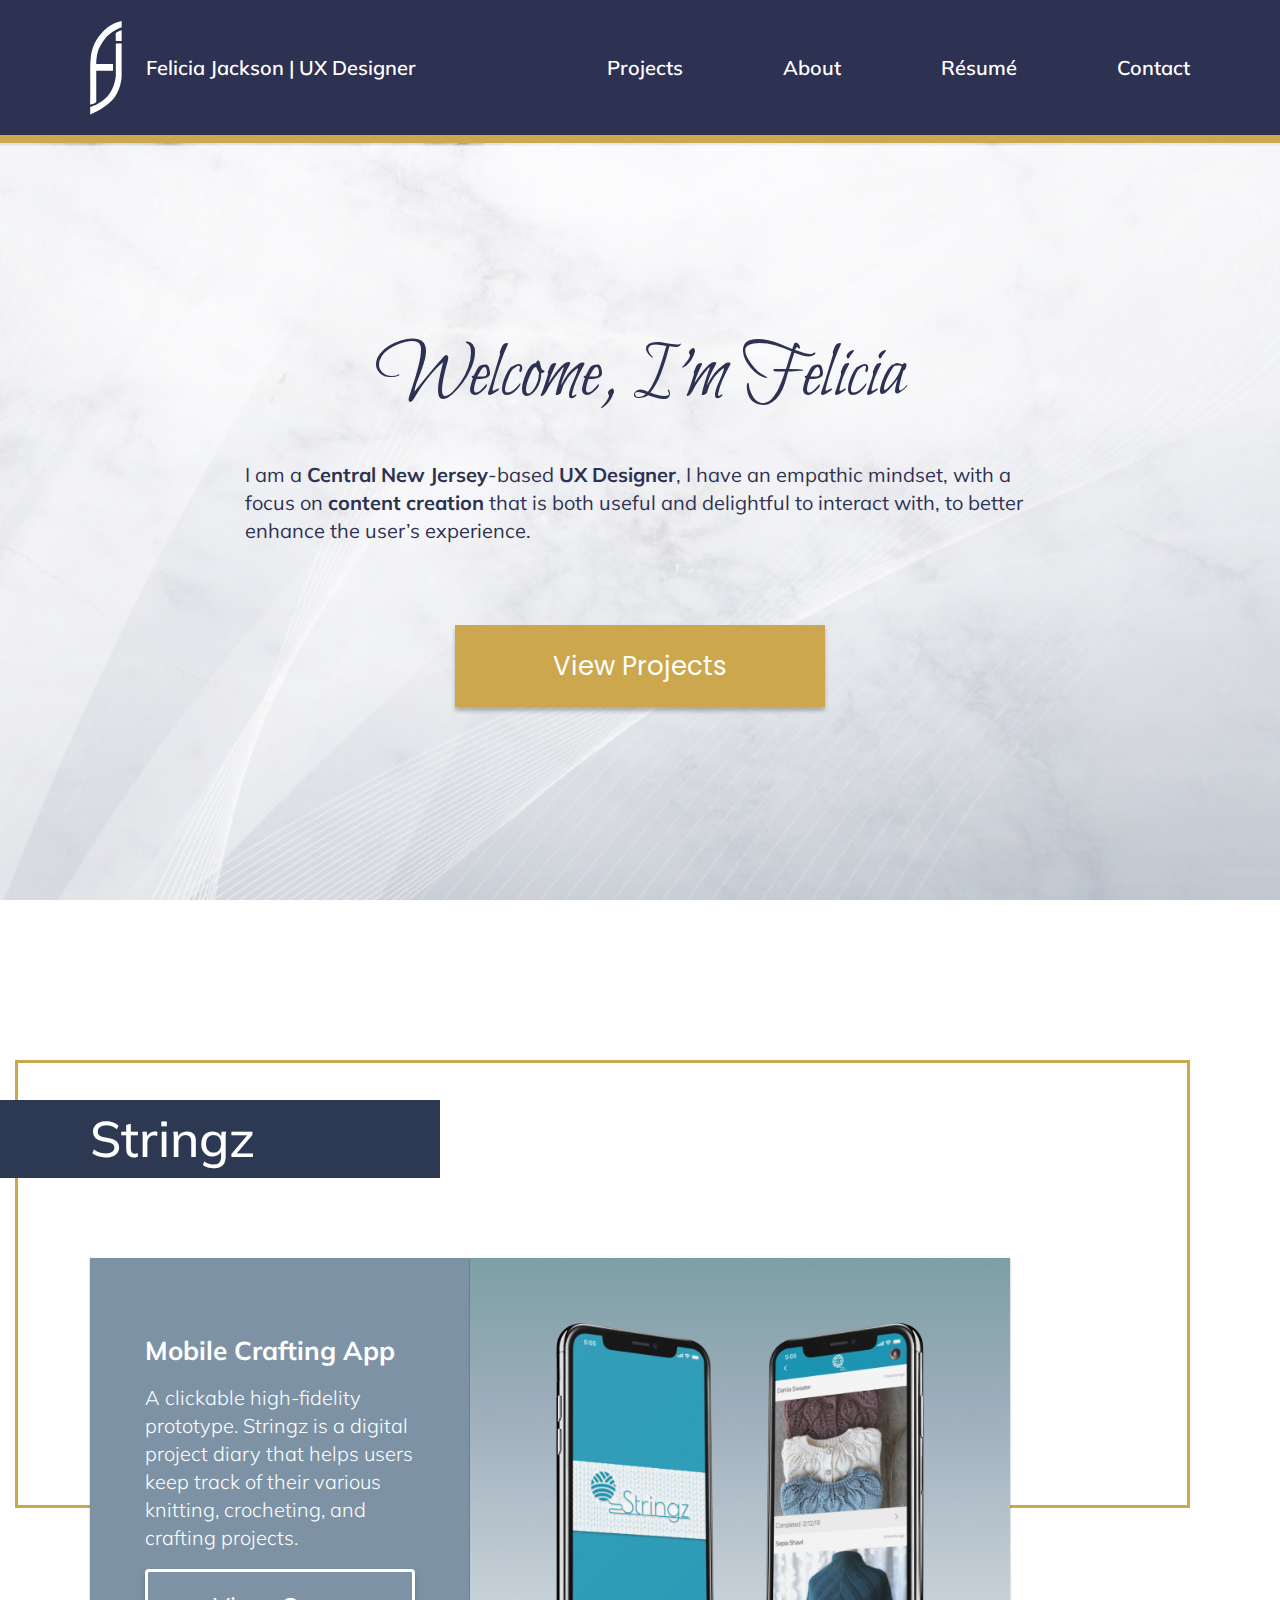
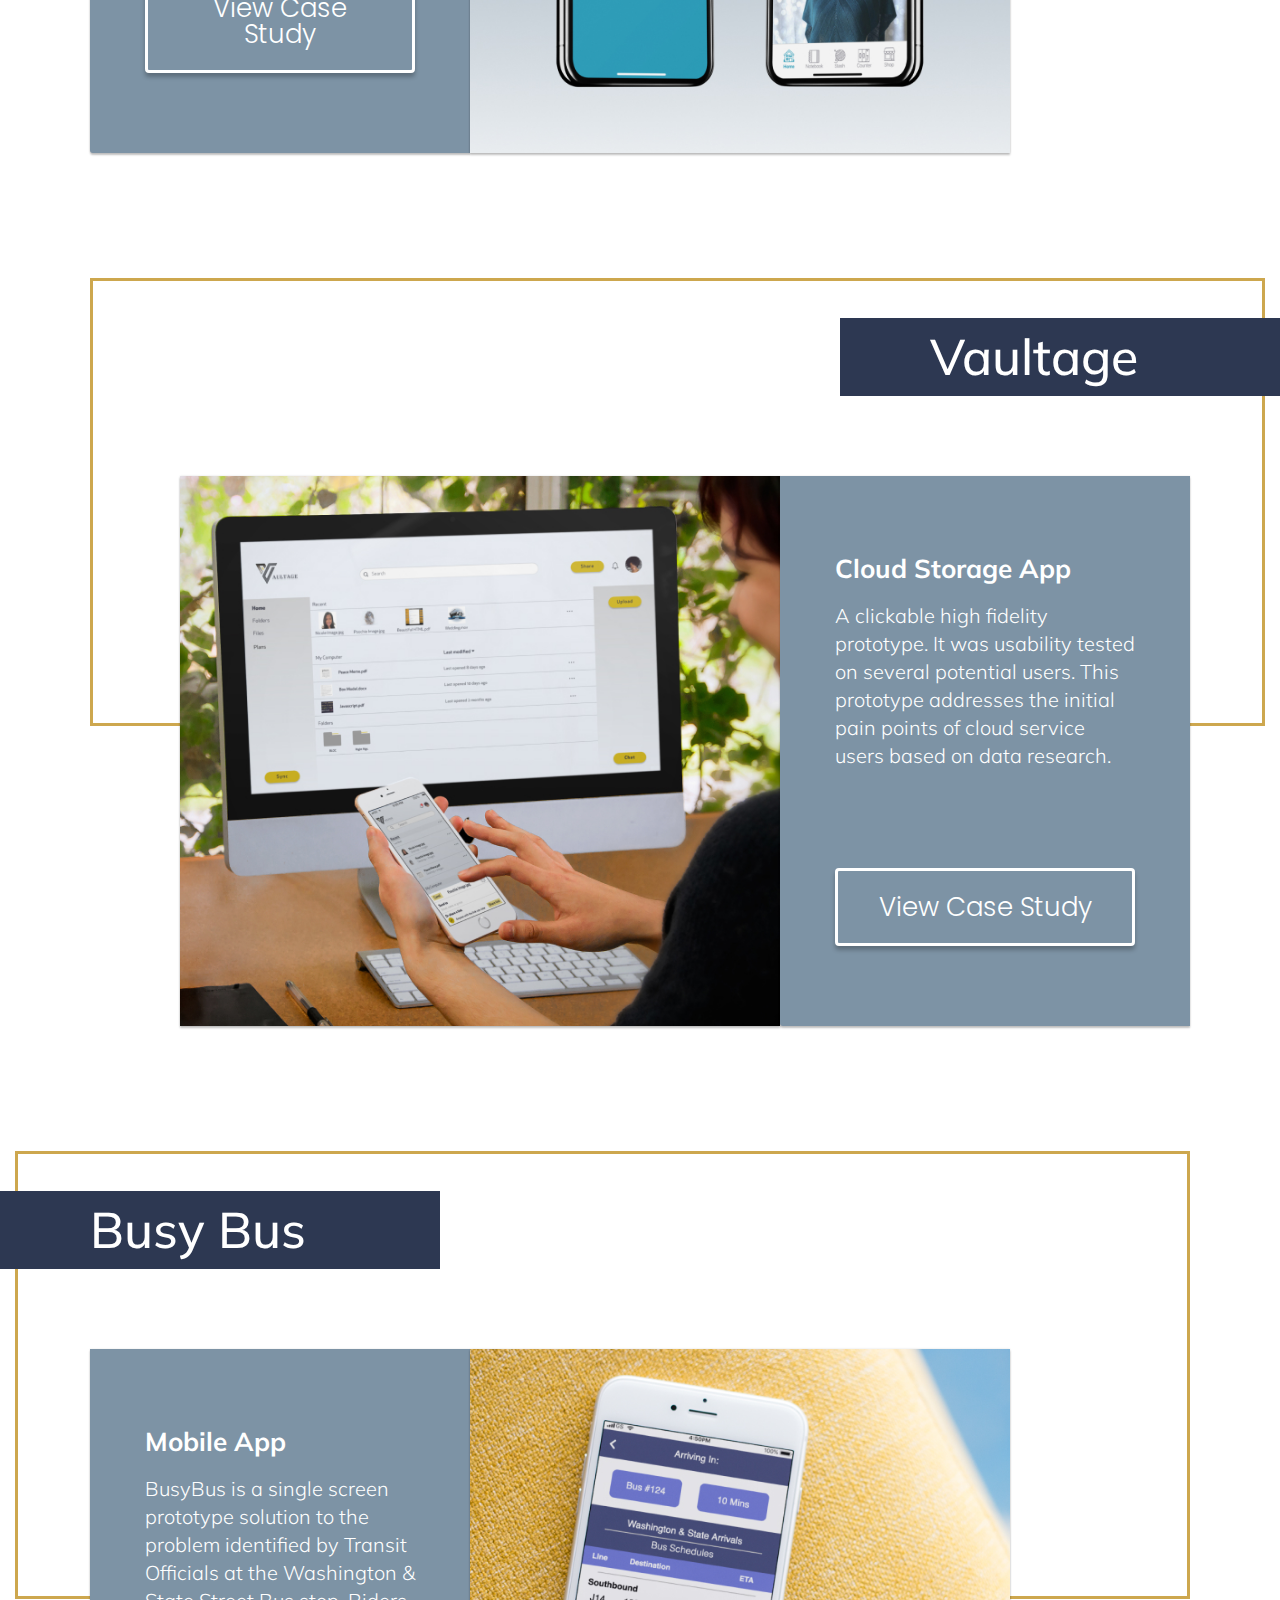
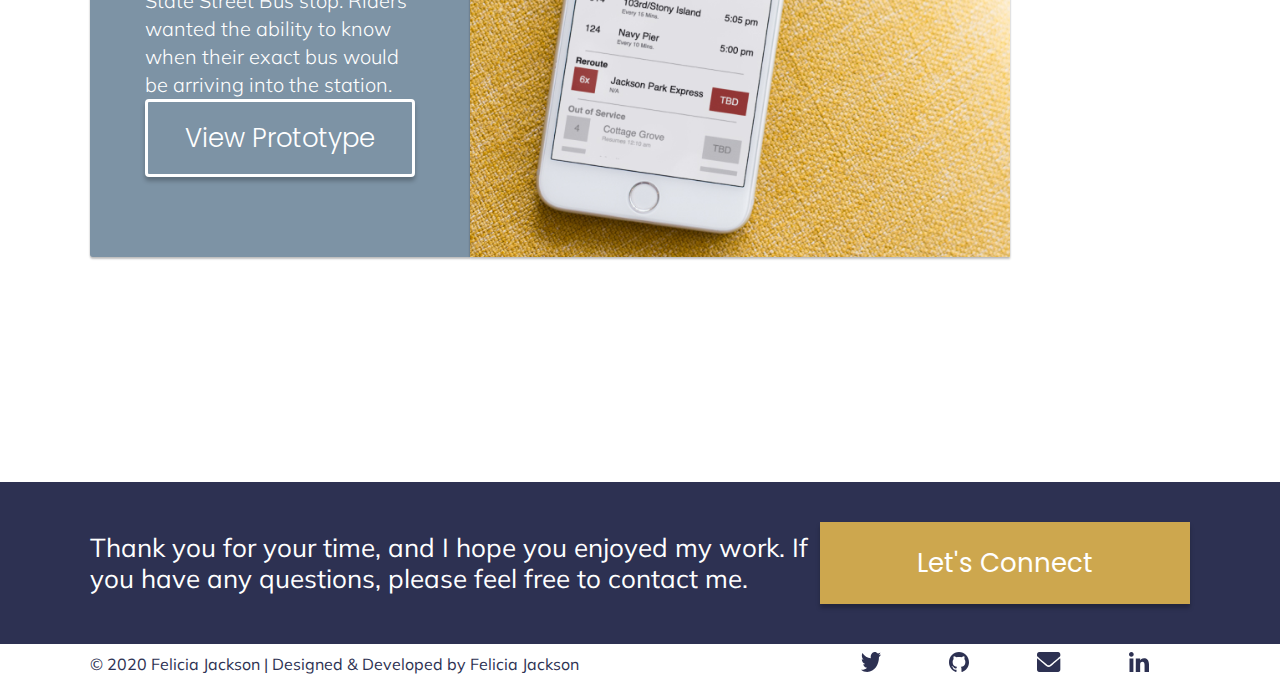
<file: index.html>
<!DOCTYPE html>
<html lang="en">

<head>
  <meta charset="UTF-8">
  <meta name="viewport" content="width=device-width, initial-scale=1.0">
  <meta http-equiv="X-UA-Compatible" content="ie=edge">
  <!-- favicon -->
  <link rel="apple-touch-icon" sizes="180x180" href="apple-touch-icon.png">
  <link rel="icon" type="image/png" sizes="32x32" href="favicon-32x32.png">
  <link rel="icon" type="image/png" sizes="16x16" href="favicon-16x16.png">
  <link rel="manifest" href="site.webmanifest">
  <link rel="mask-icon" href="safari-pinned-tab.svg" color="#2d3152">
  <meta name="msapplication-TileColor" content="#2d3152">
  <meta name="theme-color" content="#ffffff">
  <!-- the title that goes on the address bar in the browser -->
  <title>Felicia Jackson - Portfolio</title>
  <!-- stylesheets -->
  <link href="css/reset.css" type="text/css" rel="stylesheet" />
  <link href="css/style.css" type="text/css" rel="stylesheet" />
  <!-- Global site tag (gtag.js) - Google Analytics -->
  <script async src="https://www.googletagmanager.com/gtag/js?id=UA-140704388-1"></script>
  <script>
    window.dataLayer = window.dataLayer || [];
    function gtag() { dataLayer.push(arguments); }
    gtag('js', new Date());

    gtag('config', 'UA-140704388-1');
  </script>
</head>

<body>
  <!-- header content -->
  <header class="main-header">
    <!-- logo -->
    <div class="logo-container">
      <a href="index.html" class="logo-link">
        <img src="img/logo/logomark-white.svg"
          alt="Felicia Jackson's logo. By clicking on it, you will be redirected to the homepage" />
        <span class="logo-text">Felicia Jackson | UX Designer</span>
      </a>
    </div>
    <button class="hamburger">
      <img src="img/icons/hamburger.svg"
        alt="Hamburger Menu icon. By tapping on it, you will toggle the mobile navigation">
    </button>
    <!-- top navigation -->
    <nav class="top-navigation">
      <ul class="top-navigation-list">
        <li>
          <a href="#projects" class="top-navigation-link">Projects</a>
        </li>
        <li>
          <a href="about.html" class="top-navigation-link">About</a>
        </li>
        <li>
          <a href="downloads/resume.pdf" class="top-navigation-link">R&eacute;sum&eacute;</a>
        </li>
        <li>
          <a href="contact.html" class="top-navigation-link">Contact</a>
        </li>
      </ul>
    </nav>
  </header>
  <!-- hero -->
  <section class="hero-area hero-homepage">
    <h1 class="hero-title">Welcome, <span>I’m Felicia</span></h1>
    <p class="hero-text">
      I am a <strong>Central New Jersey</strong>-based <strong>UX Designer</strong>, I have an empathic mindset, with a
      focus on <strong>content creation</strong> that is both
      useful and delightful to interact with, to better enhance the user’s experience.
    </p>
    <a href="#projects" class="hero-button button">View Projects</a>
  </section>
  <!-- projects -->
  <section class="projects" id="projects">
    <ul class="projects-list">
      <!-- project 1 - Stringz -->
      <li class="project left-aligned">
        <div class="title-container project-title-container">
          <h3 class="project-title title">Stringz</h3>
        </div>
        <div class="project-content-container">
          <div class="project-text-background">
            <div class="project-text-container">
              <div class="project-heading">
                <h4 class="project-description">Mobile Crafting App</h4>
                <p class="project-text homepage-project-text">A clickable high-fidelity prototype. Stringz is a digital
                  project
                  diary that helps
                  users keep track of their various
                  knitting, crocheting, and crafting projects.</p>
              </div>
              <a href="projects/stringz.html" class="project-button">View Case Study</a>
            </div>
          </div>
          <div class="project-image-container">
            <img src="img/projects/stringz-featured-image.jpg"
              srcset="img/projects/stringz-featured-image.jpg 1x, img/projects/stringz-featured-image@2x.jpg 2x"
              alt="Two phone mockups showcasing the Stringz app user interface" />
          </div>
        </div>
      </li>
      <!-- project 2 - Vaultage -->
      <li class="project right-aligned">
        <div class="title-container project-title-container">
          <h3 class="project-title title">Vaultage</h3>
        </div>
        <div class="project-content-container">
          <div class="project-image-container">
            <img src="img/projects/vaultage-featured-image.jpg"
              srcset="img/projects/vaultage-featured-image.jpg 1x, img/projects/vaultage-featured-image@2x.jpg 2x"
              alt="A woman using a computer and a phone mockups showcasing the Vaultage app user interface" />
          </div>
          <div class="project-text-background">
            <div class="project-text-container">
              <div class="project-heading">
                <h4 class="project-description">Cloud Storage App</h4>
                <p class="project-text homepage-project-text">A clickable high fidelity prototype. It was usability
                  tested
                  on several potential
                  users. This prototype addresses the
                  initial pain points of cloud service users based on data research.</p>
              </div>
              <a href="projects/vaultage.html" class="project-button">View Case Study</a>
            </div>
          </div>
        </div>
      </li>
      <!-- project 3 - BusyBus -->
      <li class="project left-aligned">
        <div class="title-container project-title-container">
          <h3 class="project-title title">Busy Bus</h3>
        </div>
        <div class="project-content-container">
          <div class="project-text-background">
            <div class="project-text-container">
              <div class="project-heading">
                <h4 class="project-description">Mobile App</h4>
                <p class="project-text homepage-project-text">BusyBus is a single screen prototype solution to the
                  problem
                  identified by Transit
                  Officials at the Washington & State
                  Street Bus stop. Riders wanted the ability to know when their exact bus would be arriving into the
                  station.</p>
              </div>
              <a href="https://saphyer.github.io/FE-Challenge/" class="project-button" target="_blank">View
                Prototype</a>
            </div>
          </div>
          <div class="project-image-container">
            <img src="img/projects/busybus-featured-image.jpg"
              srcset="img/projects/busybus-featured-image.jpg 1x, img/projects/busybus-featured-image@2x.jpg 2x"
              alt="A phone mockup showcasing the BusyBus app user interface" />
          </div>
        </div>
      </li>
    </ul>
  </section>
  <!-- footer -->
  <footer class="main-footer">
    <!-- footer CTA -->
    <div class="footer-cta-container">
      <h3 class="footer-cta-title">
        Thank you for your time, and I hope you enjoyed my work. If you have any questions, please feel free to contact
        me.
      </h3>
      <a href="contact.html" class="button footer-cta">Let's Connect</a>
    </div>
    <!-- copyright -->
    <div class="footer-copyright-container">
      <p class="footer-copyright-text">&copy; 2020 Felicia Jackson <span>| Designed &amp; Developed by Felicia
          Jackson</span></p>
      <ul class="social-networks-list">
        <li class="social-network">
          <a href="https://twitter.com/SaphyerJ" target="_blank" class="social-network-link">
            <svg width="30" height="30" viewBox="0 0 30 30" fill="none" xmlns="http://www.w3.org/2000/svg">
              <desc>Twitter icon. By clicking on it, you will be redirected to Felicia Jackson's Twitter profile</desc>
              <path fill-rule="evenodd" clip-rule="evenodd"
                d="M30 3.60902C28.875 4.21053 27.6875 4.58647 26.4375 4.81204C27.6875 3.90978 28.6875 2.40602 29.125 0.601506C27.9375 1.50376 26.625 2.10527 25.1875 2.40602C24.0625 0.902265 22.4375 0 20.6875 0C17.3125 0 14.5625 3.38346 14.5625 7.59399C14.5625 8.19549 14.625 8.797 14.75 9.32331C9.625 9.02256 5.12499 6.01504 2.06249 1.35339C1.56249 2.4812 1.25 3.7594 1.25 5.18798C1.25 7.81955 2.3125 10.1504 4 11.5038C3 11.5038 2.0625 11.1278 1.1875 10.5263V10.6015C1.1875 14.2857 3.31249 17.3684 6.12499 18.0451C5.62499 18.1955 5.06251 18.3459 4.50001 18.3459C4.12501 18.3459 3.68749 18.2707 3.31249 18.1955C4.12499 21.203 6.375 23.3835 9.0625 23.4587C6.9375 25.4887 4.31249 26.6917 1.43749 26.6917C0.937492 26.6917 0.4375 26.6917 0 26.6165C2.75 28.797 5.9375 30 9.4375 30C20.75 30 26.9375 18.4211 26.9375 8.42106C26.9375 8.12031 26.9375 7.74437 26.9375 7.44361C28.125 6.46617 29.1875 5.18797 30 3.60902Z"
                fill="#2D3152" />
            </svg>
          </a>
        </li>
        <li class="social-network">
          <a href="https://www.github.com/saphyer" target="_blank" class="social-network-link">
            <svg width="30" height="30" viewBox="0 0 30 30" fill="none" xmlns="http://www.w3.org/2000/svg">
              <desc>GitHub icon. By clicking on it, you will be redirected to Felicia Jackson's GitHub profile</desc>
              <path fill-rule="evenodd" clip-rule="evenodd"
                d="M15 0C6.6875 0 0 6.8744 0 15.3401C0 22.0872 4.31252 27.8796 10.25 29.9164C11 30.0437 11.25 29.5982 11.25 29.1526C11.25 28.7707 11.25 27.8159 11.25 26.5429C7.0625 27.4977 6.18752 24.506 6.18752 24.506C5.50002 22.7238 4.50001 22.2782 4.50001 22.2782C3.12501 21.3234 4.62502 21.3234 4.62502 21.3234C6.12502 21.4507 6.93748 22.9147 6.93748 22.9147C8.24998 25.2698 10.4375 24.5697 11.3125 24.1877C11.4375 23.1693 11.8125 22.5328 12.25 22.1509C8.93748 21.769 5.43751 20.4323 5.43751 14.5763C5.43751 12.9214 6.00001 11.521 7.00001 10.4389C6.87501 10.057 6.31252 8.46571 7.12502 6.3652C7.12502 6.3652 8.375 5.98328 11.25 7.9565C12.4375 7.63824 13.75 7.44729 15 7.44729C16.25 7.44729 17.5625 7.63824 18.75 7.9565C21.625 5.98328 22.875 6.3652 22.875 6.3652C23.6875 8.46571 23.1875 10.057 23 10.4389C23.9375 11.521 24.5625 12.8577 24.5625 14.5763C24.5625 20.4959 21.0625 21.769 17.6875 22.1509C18.25 22.5964 18.6875 23.5512 18.6875 25.0152C18.6875 27.0521 18.6875 28.7071 18.6875 29.2163C18.6875 29.5982 18.9375 30.1074 19.75 29.9801C25.6875 27.9432 30 22.2145 30 15.4038C30 6.87442 23.3125 0 15 0Z"
                fill="#2D3152" />
            </svg>
          </a>
        </li>
        <li class="social-network">
          <a href="mailto:saphyer@me.com" target="_blank" class="social-network-link">
            <svg width="35" height="30" viewBox="0 0 35 30" fill="none" xmlns="http://www.w3.org/2000/svg">
              <desc>Envelope icon. By clicking on it, you will be redirected to your email provider to email Felicia
                Jackson</desc>
              <path
                d="M34.3369 9.90625C34.6035 9.66406 35 9.89062 35 10.2734V26.25C35 28.3203 33.5303 30 31.7188 30H3.28125C1.46973 30 0 28.3203 0 26.25V10.2812C0 9.89062 0.389648 9.67188 0.663086 9.91406C2.19434 11.2734 4.22461 13 11.1973 18.7891C12.6396 19.9922 15.0732 22.5234 17.5 22.5078C19.9404 22.5312 22.4219 19.9453 23.8096 18.7891C30.7822 13 32.8057 11.2656 34.3369 9.90625ZM17.5 20C19.0859 20.0312 21.3691 17.7188 22.5176 16.7656C31.5889 9.24219 32.2793 8.58594 34.3711 6.71094C34.7676 6.35938 35 5.8125 35 5.23438V3.75C35 1.67969 33.5303 0 31.7188 0H3.28125C1.46973 0 0 1.67969 0 3.75V5.23438C0 5.8125 0.232422 6.35156 0.628906 6.71094C2.7207 8.57812 3.41113 9.24219 12.4824 16.7656C13.6309 17.7188 15.9141 20.0312 17.5 20Z"
                fill="#2D3152" />
            </svg>
          </a>
        </li>
        <li class="social-network">
          <a href="https://linkedin.com/in/felicia-jackson" target="_blank" class="social-network-link">
            <svg width="30" height="30" viewBox="0 0 30 30" fill="none" xmlns="http://www.w3.org/2000/svg">
              <desc>LinkedIn icon. By clicking on it, you will be redirected to Felicia Jackson's LinkedIn profile
              </desc>
              <path fill-rule="evenodd" clip-rule="evenodd"
                d="M29.932 30H23.3333V19.425C23.3333 16.65 22.313 14.775 20 14.775C18.2313 14.775 17.2789 16.05 16.8707 17.25C16.7347 17.7 16.7347 18.3 16.7347 18.9V30H10.2041C10.2041 30 10.2721 11.325 10.2041 9.59999H16.7347V12.825C17.1428 11.4 19.1837 9.45 22.5851 9.45C26.7347 9.45 30 12.375 30 18.675V30H29.932ZM3.53743 7.05C1.36055 7.05 0 5.47501 0 3.52501C0 1.50001 1.42858 0 3.53743 0C5.7143 0 7.00682 1.50001 7.07485 3.52501C7.07485 5.47501 5.7143 7.05 3.53743 7.05ZM0.748283 9.59999H6.59865V30H0.748283V9.59999Z"
                fill="#2D3152" />
            </svg>
          </a>
        </li>
      </ul>
    </div>
  </footer>
  <script src="js/menu.js"></script>
</body>

</html>
</file>
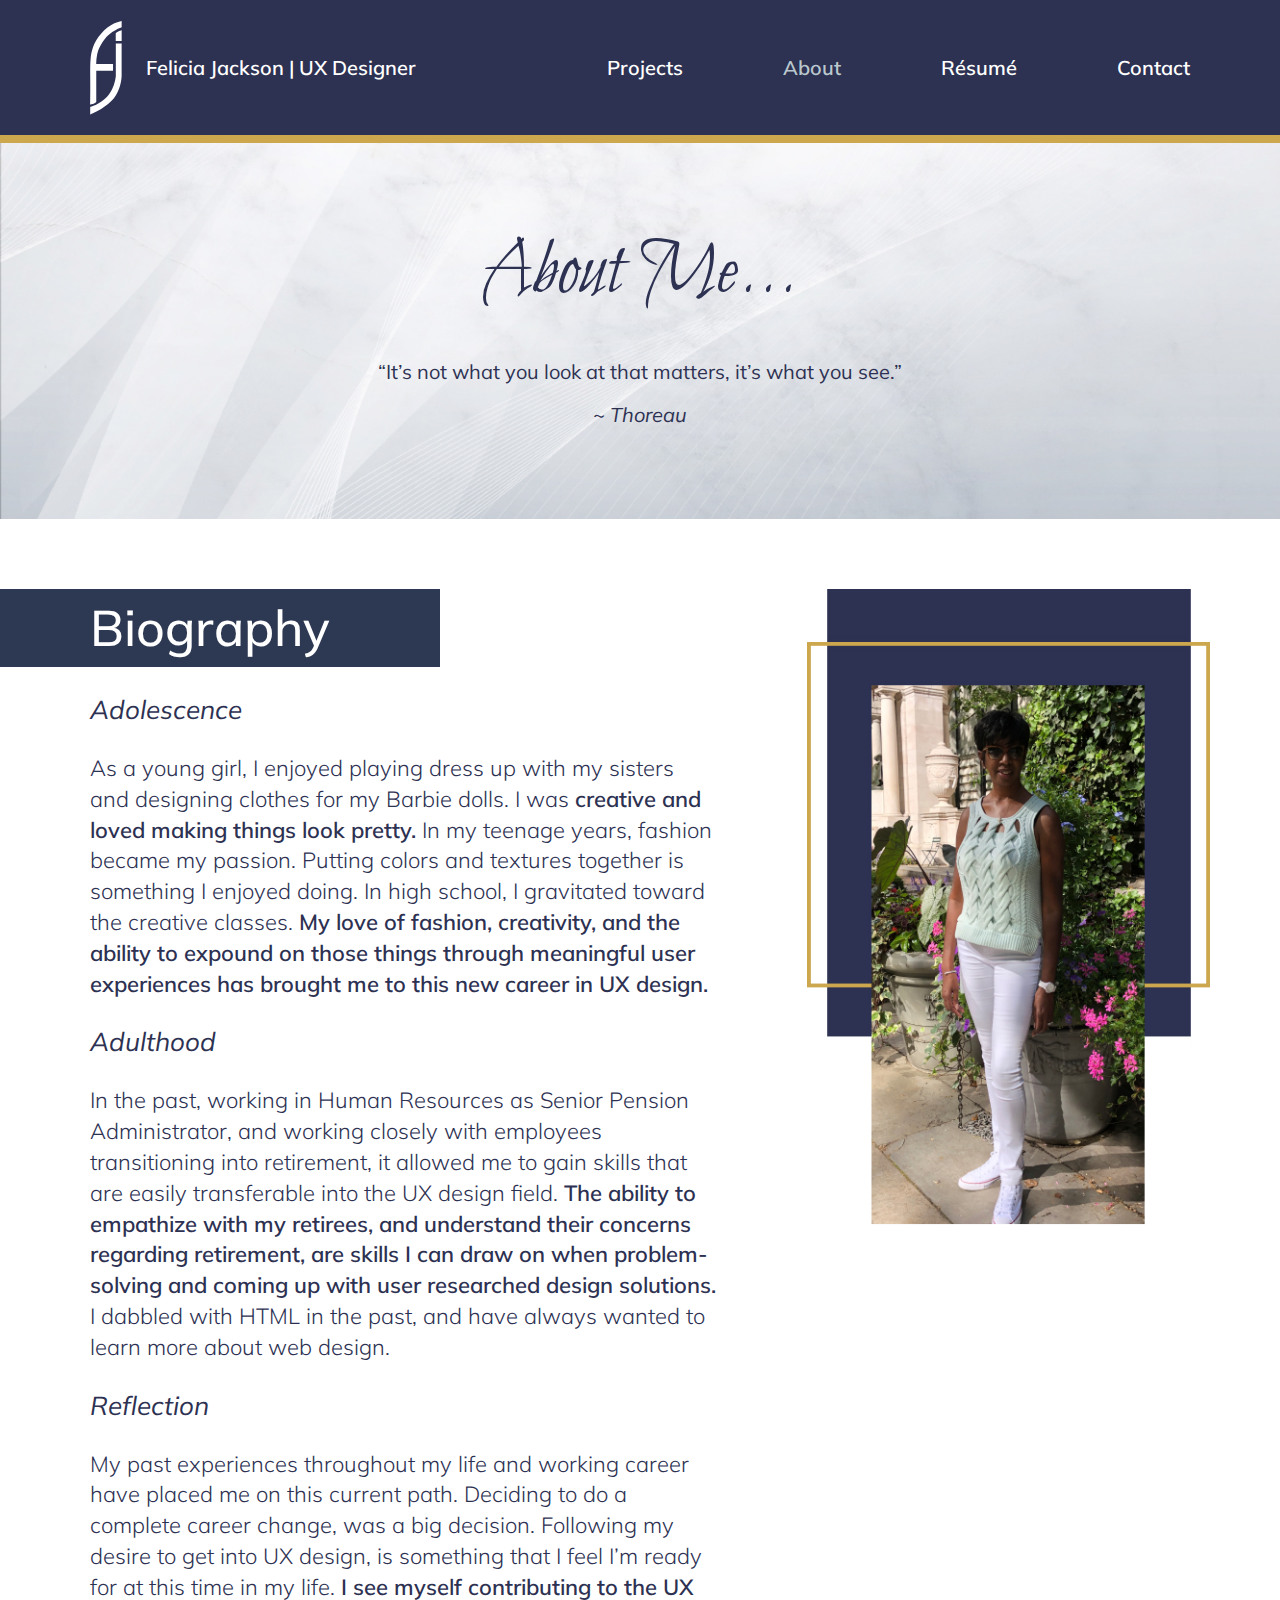
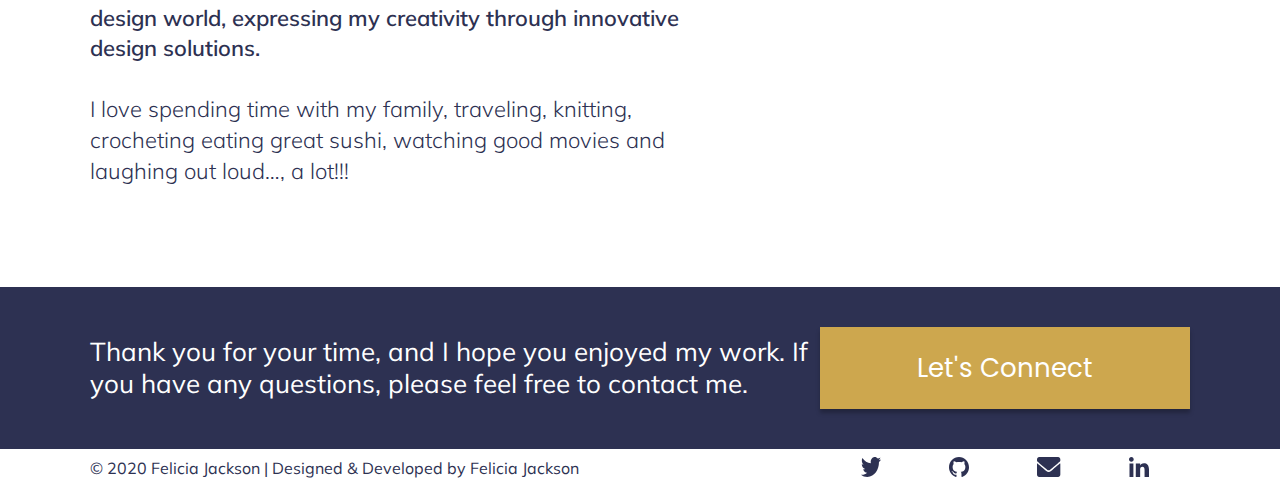
<file: about.html>
<!DOCTYPE html>
<html lang="en">

<head>
  <meta charset="UTF-8">
  <meta name="viewport" content="width=device-width, initial-scale=1.0">
  <meta http-equiv="X-UA-Compatible" content="ie=edge">
  <!-- favicon -->
  <link rel="apple-touch-icon" sizes="180x180" href="apple-touch-icon.png">
  <link rel="icon" type="image/png" sizes="32x32" href="favicon-32x32.png">
  <link rel="icon" type="image/png" sizes="16x16" href="favicon-16x16.png">
  <link rel="manifest" href="site.webmanifest">
  <link rel="mask-icon" href="safari-pinned-tab.svg" color="#2d3152">
  <meta name="msapplication-TileColor" content="#2d3152">
  <meta name="theme-color" content="#ffffff">
  <!-- the title that goes on the address bar in the browser -->
  <title>Felicia Jackson - Portfolio</title>
  <!-- stylesheets -->
  <link href="css/reset.css" type="text/css" rel="stylesheet" />
  <link href="css/style.css" type="text/css" rel="stylesheet" />
  <!-- Global site tag (gtag.js) - Google Analytics -->
  <script async src="https://www.googletagmanager.com/gtag/js?id=UA-140704388-1"></script>
  <script>
    window.dataLayer = window.dataLayer || [];
    function gtag() { dataLayer.push(arguments); }
    gtag('js', new Date());

    gtag('config', 'UA-140704388-1');
  </script>
</head>

<body>
  <!-- header content -->
  <header class="main-header">
    <!-- logo -->
    <div class="logo-container">
      <a href="index.html" class="logo-link">
        <img src="img/logo/logomark-white.svg"
          alt="Felicia Jackson's logo. By clicking on it, you will be redirected to the homepage" />
        <span class="logo-text">Felicia Jackson | UX Designer</span>
      </a>
    </div>
    <button class="hamburger">
      <img src="img/icons/hamburger.svg"
        alt="Hamburger Menu icon. By tapping on it, you will toggle the mobile navigation">
    </button>
    <!-- top navigation -->
    <nav class="top-navigation">
      <ul class="top-navigation-list">
        <li>
          <a href="index.html#projects" class="top-navigation-link">Projects</a>
        </li>
        <li>
          <a href="about.html" class="top-navigation-link active">About</a>
        </li>
        <li>
          <a href="downloads/resume.pdf" class="top-navigation-link">R&eacute;sum&eacute;</a>
        </li>
        <li>
          <a href="contact.html" class="top-navigation-link">Contact</a>
        </li>
      </ul>
    </nav>
  </header>
  <!-- hero -->
  <section class="hero-area">
    <h1 class="hero-title">About Me...</h1>
    <p class="hero-text">
      “It’s not what you look at that matters, it’s what you see.”
      <em>~ Thoreau</em>
    </p>
  </section>
  <!-- biography -->
  <section class="biography">
    <!-- here goes all the text -->
    <article class="biography-text-container">
      <div class="title-container biography-title-container">
        <h2 class="title biography-title">Biography</h2>
      </div>
      <h3 class="biography-subtitle">Adolescence</h3>
      <p class="biography-text">
        As a young girl, I enjoyed playing dress up with my sisters and designing clothes for my Barbie dolls. I was
        <strong>creative and loved making things look pretty.</strong> In my teenage years, fashion became my passion.
        Putting colors and textures together is something I enjoyed doing. In high school, I gravitated toward the
        creative classes. <strong>My love of fashion, creativity, and the ability to expound on those things through
          meaningful user experiences has brought me to this new career in UX design.</strong>
      </p>
      <h3 class="biography-subtitle">Adulthood</h3>
      <p class="biography-text">
        In the past, working in Human Resources as Senior Pension Administrator, and working closely with employees
        transitioning into retirement, it allowed me to gain skills that are easily transferable into the UX design
        field. <strong>The ability to empathize with my retirees, and understand their concerns regarding retirement,
          are skills I can draw on when problem-solving and coming up with user researched design solutions.</strong> I
        dabbled with HTML in the past, and have always wanted to learn more about web design.
      </p>
      <h3 class="biography-subtitle">Reflection</h3>
      <p class="biography-text">
        My past experiences throughout my life and working career have placed me on this current path. Deciding to do a
        complete career change, was a big decision. Following my desire to get into UX design, is something that I feel
        I’m ready for at this time in my life. <strong>I see myself contributing to the UX design world, expressing my
          creativity through innovative design solutions.</strong>
      </p>
      <p class="biography-text">
        I love spending time with my family, traveling, knitting, crocheting eating great sushi, watching good movies
        and
        laughing out loud…, a lot!!!
      </p>
    </article>
    <!-- here goes the image -->
    <aside class="biography-image-container">
      <img src="img/about/portrait.jpg" srcset="img/about/portrait.jpg 1x, img/about/portrait@2x.jpg 2x"
        alt="Portrait of Felicia Jackson with some decorative elements such as a border and a blue background behind the picture" />
    </aside>
  </section>
  <!-- footer -->
  <footer class="main-footer">
    <!-- footer CTA -->
    <div class="footer-cta-container">
      <h3 class="footer-cta-title">
        Thank you for your time, and I hope you enjoyed my work. If you have any questions, please feel free to contact
        me.
      </h3>
      <a href="contact.html" class="button footer-cta">Let's Connect</a>
    </div>
    <!-- copyright -->
    <div class="footer-copyright-container">
      <p class="footer-copyright-text">&copy; 2020 Felicia Jackson <span>| Designed &amp; Developed by Felicia
          Jackson</span></p>
      <ul class="social-networks-list">
        <li class="social-network">
          <a href="https://twitter.com/SaphyerJ" target="_blank" class="social-network-link">
            <svg width="30" height="30" viewBox="0 0 30 30" fill="none" xmlns="http://www.w3.org/2000/svg">
              <desc>Twitter icon. By clicking on it, you will be redirected to Felicia Jackson's Twitter profile</desc>
              <path fill-rule="evenodd" clip-rule="evenodd"
                d="M30 3.60902C28.875 4.21053 27.6875 4.58647 26.4375 4.81204C27.6875 3.90978 28.6875 2.40602 29.125 0.601506C27.9375 1.50376 26.625 2.10527 25.1875 2.40602C24.0625 0.902265 22.4375 0 20.6875 0C17.3125 0 14.5625 3.38346 14.5625 7.59399C14.5625 8.19549 14.625 8.797 14.75 9.32331C9.625 9.02256 5.12499 6.01504 2.06249 1.35339C1.56249 2.4812 1.25 3.7594 1.25 5.18798C1.25 7.81955 2.3125 10.1504 4 11.5038C3 11.5038 2.0625 11.1278 1.1875 10.5263V10.6015C1.1875 14.2857 3.31249 17.3684 6.12499 18.0451C5.62499 18.1955 5.06251 18.3459 4.50001 18.3459C4.12501 18.3459 3.68749 18.2707 3.31249 18.1955C4.12499 21.203 6.375 23.3835 9.0625 23.4587C6.9375 25.4887 4.31249 26.6917 1.43749 26.6917C0.937492 26.6917 0.4375 26.6917 0 26.6165C2.75 28.797 5.9375 30 9.4375 30C20.75 30 26.9375 18.4211 26.9375 8.42106C26.9375 8.12031 26.9375 7.74437 26.9375 7.44361C28.125 6.46617 29.1875 5.18797 30 3.60902Z"
                fill="#2D3152" />
            </svg>
          </a>
        </li>
        <li class="social-network">
          <a href="https://www.github.com/saphyer" target="_blank" class="social-network-link">
            <svg width="30" height="30" viewBox="0 0 30 30" fill="none" xmlns="http://www.w3.org/2000/svg">
              <desc>GitHub icon. By clicking on it, you will be redirected to Felicia Jackson's GitHub profile</desc>
              <path fill-rule="evenodd" clip-rule="evenodd"
                d="M15 0C6.6875 0 0 6.8744 0 15.3401C0 22.0872 4.31252 27.8796 10.25 29.9164C11 30.0437 11.25 29.5982 11.25 29.1526C11.25 28.7707 11.25 27.8159 11.25 26.5429C7.0625 27.4977 6.18752 24.506 6.18752 24.506C5.50002 22.7238 4.50001 22.2782 4.50001 22.2782C3.12501 21.3234 4.62502 21.3234 4.62502 21.3234C6.12502 21.4507 6.93748 22.9147 6.93748 22.9147C8.24998 25.2698 10.4375 24.5697 11.3125 24.1877C11.4375 23.1693 11.8125 22.5328 12.25 22.1509C8.93748 21.769 5.43751 20.4323 5.43751 14.5763C5.43751 12.9214 6.00001 11.521 7.00001 10.4389C6.87501 10.057 6.31252 8.46571 7.12502 6.3652C7.12502 6.3652 8.375 5.98328 11.25 7.9565C12.4375 7.63824 13.75 7.44729 15 7.44729C16.25 7.44729 17.5625 7.63824 18.75 7.9565C21.625 5.98328 22.875 6.3652 22.875 6.3652C23.6875 8.46571 23.1875 10.057 23 10.4389C23.9375 11.521 24.5625 12.8577 24.5625 14.5763C24.5625 20.4959 21.0625 21.769 17.6875 22.1509C18.25 22.5964 18.6875 23.5512 18.6875 25.0152C18.6875 27.0521 18.6875 28.7071 18.6875 29.2163C18.6875 29.5982 18.9375 30.1074 19.75 29.9801C25.6875 27.9432 30 22.2145 30 15.4038C30 6.87442 23.3125 0 15 0Z"
                fill="#2D3152" />
            </svg>
          </a>
        </li>
        <li class="social-network">
          <a href="mailto:saphyer@me.com" target="_blank" class="social-network-link">
            <svg width="35" height="30" viewBox="0 0 35 30" fill="none" xmlns="http://www.w3.org/2000/svg">
              <desc>Envelope icon. By clicking on it, you will be redirected to your email provider to email Felicia
                Jackson</desc>
              <path
                d="M34.3369 9.90625C34.6035 9.66406 35 9.89062 35 10.2734V26.25C35 28.3203 33.5303 30 31.7188 30H3.28125C1.46973 30 0 28.3203 0 26.25V10.2812C0 9.89062 0.389648 9.67188 0.663086 9.91406C2.19434 11.2734 4.22461 13 11.1973 18.7891C12.6396 19.9922 15.0732 22.5234 17.5 22.5078C19.9404 22.5312 22.4219 19.9453 23.8096 18.7891C30.7822 13 32.8057 11.2656 34.3369 9.90625ZM17.5 20C19.0859 20.0312 21.3691 17.7188 22.5176 16.7656C31.5889 9.24219 32.2793 8.58594 34.3711 6.71094C34.7676 6.35938 35 5.8125 35 5.23438V3.75C35 1.67969 33.5303 0 31.7188 0H3.28125C1.46973 0 0 1.67969 0 3.75V5.23438C0 5.8125 0.232422 6.35156 0.628906 6.71094C2.7207 8.57812 3.41113 9.24219 12.4824 16.7656C13.6309 17.7188 15.9141 20.0312 17.5 20Z"
                fill="#2D3152" />
            </svg>
          </a>
        </li>
        <li class="social-network">
          <a href="https://linkedin.com/in/felicia-jackson" target="_blank" class="social-network-link">
            <svg width="30" height="30" viewBox="0 0 30 30" fill="none" xmlns="http://www.w3.org/2000/svg">
              <desc>LinkedIn icon. By clicking on it, you will be redirected to Felicia Jackson's LinkedIn profile
              </desc>
              <path fill-rule="evenodd" clip-rule="evenodd"
                d="M29.932 30H23.3333V19.425C23.3333 16.65 22.313 14.775 20 14.775C18.2313 14.775 17.2789 16.05 16.8707 17.25C16.7347 17.7 16.7347 18.3 16.7347 18.9V30H10.2041C10.2041 30 10.2721 11.325 10.2041 9.59999H16.7347V12.825C17.1428 11.4 19.1837 9.45 22.5851 9.45C26.7347 9.45 30 12.375 30 18.675V30H29.932ZM3.53743 7.05C1.36055 7.05 0 5.47501 0 3.52501C0 1.50001 1.42858 0 3.53743 0C5.7143 0 7.00682 1.50001 7.07485 3.52501C7.07485 5.47501 5.7143 7.05 3.53743 7.05ZM0.748283 9.59999H6.59865V30H0.748283V9.59999Z"
                fill="#2D3152" />
            </svg>
          </a>
        </li>
      </ul>
    </div>
  </footer>
  <script src="js/menu.js"></script>
</body>

</html>
</file>
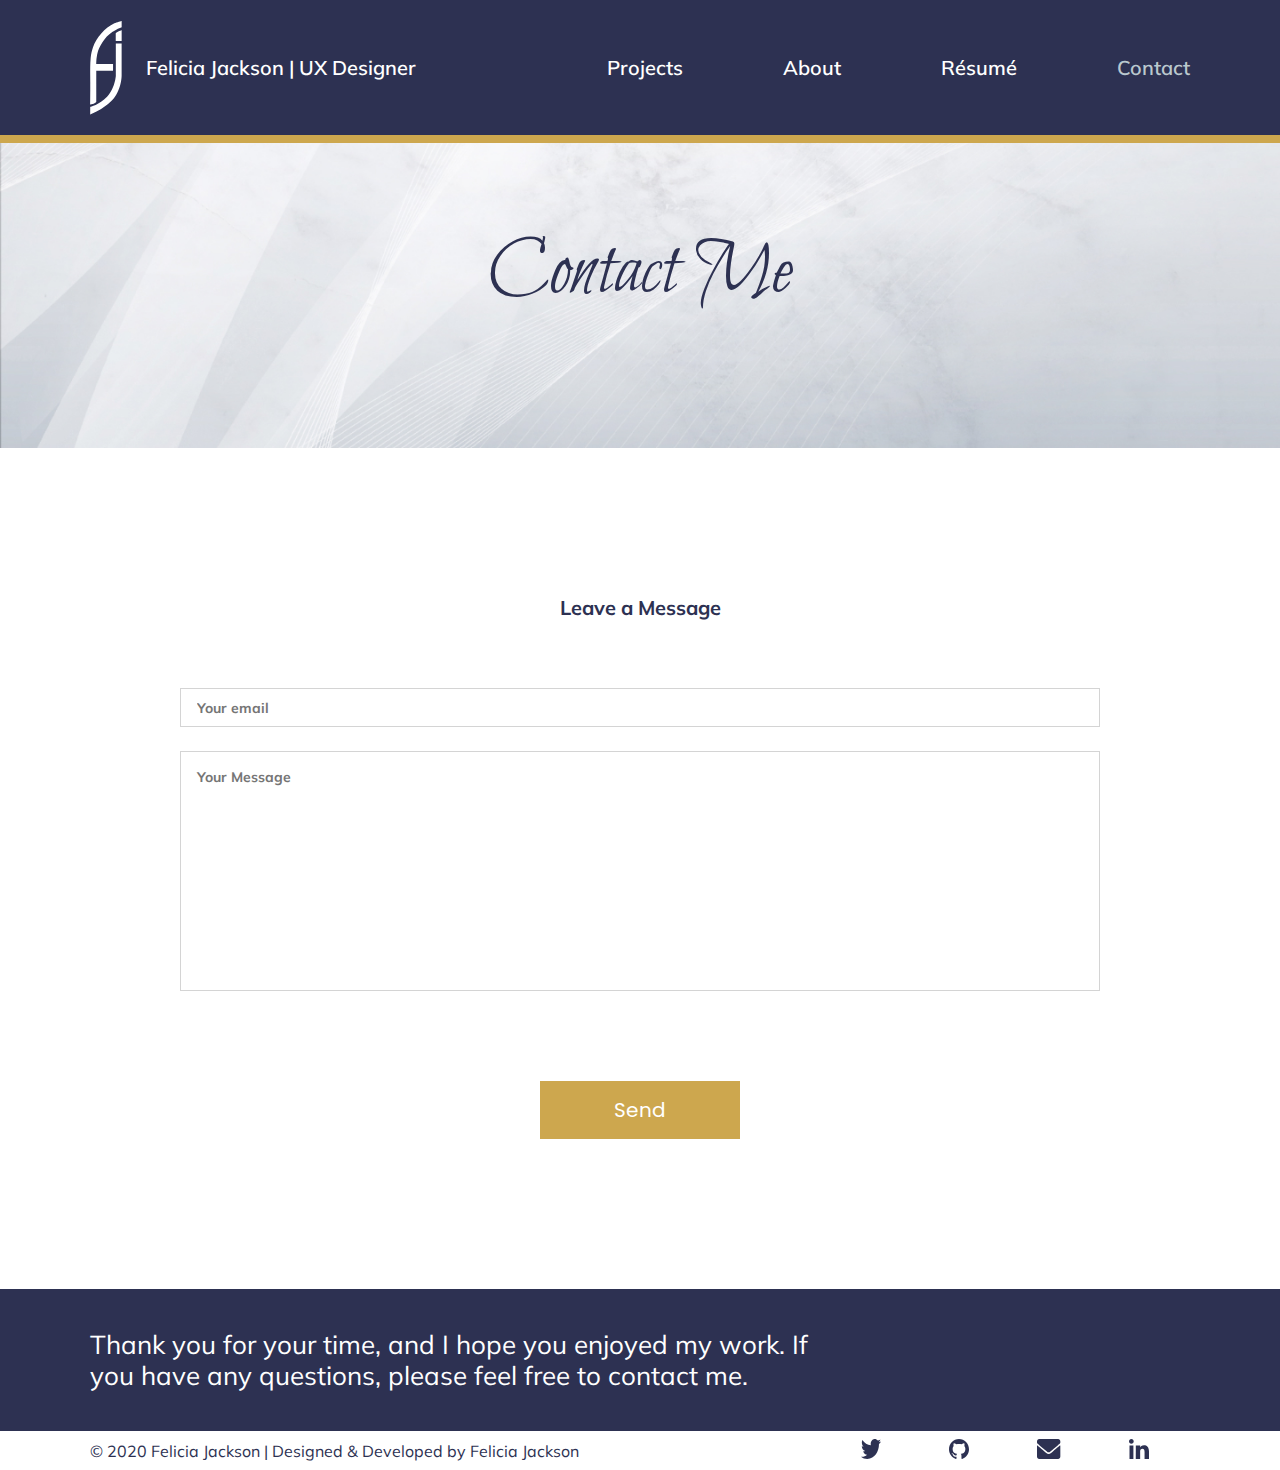
<file: contact.html>
<!DOCTYPE html>
<html lang="en">

<head>
  <meta charset="UTF-8">
  <meta name="viewport" content="width=device-width, initial-scale=1.0">
  <meta http-equiv="X-UA-Compatible" content="ie=edge">
  <!-- favicon -->
  <link rel="apple-touch-icon" sizes="180x180" href="apple-touch-icon.png">
  <link rel="icon" type="image/png" sizes="32x32" href="favicon-32x32.png">
  <link rel="icon" type="image/png" sizes="16x16" href="favicon-16x16.png">
  <link rel="manifest" href="site.webmanifest">
  <link rel="mask-icon" href="safari-pinned-tab.svg" color="#2d3152">
  <meta name="msapplication-TileColor" content="#2d3152">
  <meta name="theme-color" content="#ffffff">
  <!-- the title that goes on the address bar in the browser -->
  <title>Felicia Jackson - Portfolio</title>
  <!-- stylesheets -->
  <link href="css/reset.css" type="text/css" rel="stylesheet" />
  <link href="css/style.css" type="text/css" rel="stylesheet" />
  <!-- Global site tag (gtag.js) - Google Analytics -->
  <script async src="https://www.googletagmanager.com/gtag/js?id=UA-140704388-1"></script>
  <script>
    window.dataLayer = window.dataLayer || [];
    function gtag() { dataLayer.push(arguments); }
    gtag('js', new Date());

    gtag('config', 'UA-140704388-1');
  </script>
</head>

<body>
  <!-- header content -->
  <header class="main-header">
    <!-- logo -->
    <div class="logo-container">
      <a href="index.html" class="logo-link">
        <img src="img/logo/logomark-white.svg"
          alt="Felicia Jackson's logo. By clicking on it, you will be redirected to the homepage" />
        <span class="logo-text">Felicia Jackson | UX Designer</span>
      </a>
    </div>
    <button class="hamburger">
      <img src="img/icons/hamburger.svg"
        alt="Hamburger Menu icon. By tapping on it, you will toggle the mobile navigation">
    </button>
    <!-- top navigation -->
    <nav class="top-navigation">
      <ul class="top-navigation-list">
        <li>
          <a href="index.html#projects" class="top-navigation-link">Projects</a>
        </li>
        <li>
          <a href="about.html" class="top-navigation-link">About</a>
        </li>
        <li>
          <a href="downloads/resume.pdf" class="top-navigation-link">R&eacute;sum&eacute;</a>
        </li>
        <li>
          <a href="contact.html" class="top-navigation-link active">Contact</a>
        </li>
      </ul>
    </nav>
  </header>
  <!-- hero -->
  <section class="hero-area">
    <h1 class="hero-title">Contact Me</h1>
  </section>
  <!-- contact section -->
  <section class="contact">
    <h2 class="contact-title">Leave a Message</h2>
    <form action="https://formspree.io/jacksonfe26@gmail.com" method="post" class="contact-form">
      <input type="email" name="email" placeholder="Your email" required class="contact-input">
      <textarea name="message" required class="contact-textarea" placeholder="Your Message"></textarea>
      <button type="submit" class="button contact-cta">Send</button>
    </form>
  </section>
  <!-- footer -->
  <footer class="main-footer">
    <!-- footer CTA -->
    <div class="footer-cta-container">
      <h3 class="footer-cta-title">
        Thank you for your time, and I hope you enjoyed my work. If you have any questions, please feel free to contact
        me.
      </h3>
    </div>
    <!-- copyright -->
    <div class="footer-copyright-container">
      <p class="footer-copyright-text">&copy; 2020 Felicia Jackson <span>| Designed &amp; Developed by Felicia
          Jackson</span></p>
      <ul class="social-networks-list">
        <li class="social-network">
          <a href="https://twitter.com/SaphyerJ" target="_blank" class="social-network-link">
            <svg width="30" height="30" viewBox="0 0 30 30" fill="none" xmlns="http://www.w3.org/2000/svg">
              <desc>Twitter icon. By clicking on it, you will be redirected to Felicia Jackson's Twitter profile</desc>
              <path fill-rule="evenodd" clip-rule="evenodd"
                d="M30 3.60902C28.875 4.21053 27.6875 4.58647 26.4375 4.81204C27.6875 3.90978 28.6875 2.40602 29.125 0.601506C27.9375 1.50376 26.625 2.10527 25.1875 2.40602C24.0625 0.902265 22.4375 0 20.6875 0C17.3125 0 14.5625 3.38346 14.5625 7.59399C14.5625 8.19549 14.625 8.797 14.75 9.32331C9.625 9.02256 5.12499 6.01504 2.06249 1.35339C1.56249 2.4812 1.25 3.7594 1.25 5.18798C1.25 7.81955 2.3125 10.1504 4 11.5038C3 11.5038 2.0625 11.1278 1.1875 10.5263V10.6015C1.1875 14.2857 3.31249 17.3684 6.12499 18.0451C5.62499 18.1955 5.06251 18.3459 4.50001 18.3459C4.12501 18.3459 3.68749 18.2707 3.31249 18.1955C4.12499 21.203 6.375 23.3835 9.0625 23.4587C6.9375 25.4887 4.31249 26.6917 1.43749 26.6917C0.937492 26.6917 0.4375 26.6917 0 26.6165C2.75 28.797 5.9375 30 9.4375 30C20.75 30 26.9375 18.4211 26.9375 8.42106C26.9375 8.12031 26.9375 7.74437 26.9375 7.44361C28.125 6.46617 29.1875 5.18797 30 3.60902Z"
                fill="#2D3152" />
            </svg>
          </a>
        </li>
        <li class="social-network">
          <a href="https://www.github.com/saphyer" target="_blank" class="social-network-link">
            <svg width="30" height="30" viewBox="0 0 30 30" fill="none" xmlns="http://www.w3.org/2000/svg">
              <desc>GitHub icon. By clicking on it, you will be redirected to Felicia Jackson's GitHub profile</desc>
              <path fill-rule="evenodd" clip-rule="evenodd"
                d="M15 0C6.6875 0 0 6.8744 0 15.3401C0 22.0872 4.31252 27.8796 10.25 29.9164C11 30.0437 11.25 29.5982 11.25 29.1526C11.25 28.7707 11.25 27.8159 11.25 26.5429C7.0625 27.4977 6.18752 24.506 6.18752 24.506C5.50002 22.7238 4.50001 22.2782 4.50001 22.2782C3.12501 21.3234 4.62502 21.3234 4.62502 21.3234C6.12502 21.4507 6.93748 22.9147 6.93748 22.9147C8.24998 25.2698 10.4375 24.5697 11.3125 24.1877C11.4375 23.1693 11.8125 22.5328 12.25 22.1509C8.93748 21.769 5.43751 20.4323 5.43751 14.5763C5.43751 12.9214 6.00001 11.521 7.00001 10.4389C6.87501 10.057 6.31252 8.46571 7.12502 6.3652C7.12502 6.3652 8.375 5.98328 11.25 7.9565C12.4375 7.63824 13.75 7.44729 15 7.44729C16.25 7.44729 17.5625 7.63824 18.75 7.9565C21.625 5.98328 22.875 6.3652 22.875 6.3652C23.6875 8.46571 23.1875 10.057 23 10.4389C23.9375 11.521 24.5625 12.8577 24.5625 14.5763C24.5625 20.4959 21.0625 21.769 17.6875 22.1509C18.25 22.5964 18.6875 23.5512 18.6875 25.0152C18.6875 27.0521 18.6875 28.7071 18.6875 29.2163C18.6875 29.5982 18.9375 30.1074 19.75 29.9801C25.6875 27.9432 30 22.2145 30 15.4038C30 6.87442 23.3125 0 15 0Z"
                fill="#2D3152" />
            </svg>
          </a>
        </li>
        <li class="social-network">
          <a href="mailto:saphyer@me.com" target="_blank" class="social-network-link">
            <svg width="35" height="30" viewBox="0 0 35 30" fill="none" xmlns="http://www.w3.org/2000/svg">
              <desc>Envelope icon. By clicking on it, you will be redirected to your email provider to email Felicia
                Jackson</desc>
              <path
                d="M34.3369 9.90625C34.6035 9.66406 35 9.89062 35 10.2734V26.25C35 28.3203 33.5303 30 31.7188 30H3.28125C1.46973 30 0 28.3203 0 26.25V10.2812C0 9.89062 0.389648 9.67188 0.663086 9.91406C2.19434 11.2734 4.22461 13 11.1973 18.7891C12.6396 19.9922 15.0732 22.5234 17.5 22.5078C19.9404 22.5312 22.4219 19.9453 23.8096 18.7891C30.7822 13 32.8057 11.2656 34.3369 9.90625ZM17.5 20C19.0859 20.0312 21.3691 17.7188 22.5176 16.7656C31.5889 9.24219 32.2793 8.58594 34.3711 6.71094C34.7676 6.35938 35 5.8125 35 5.23438V3.75C35 1.67969 33.5303 0 31.7188 0H3.28125C1.46973 0 0 1.67969 0 3.75V5.23438C0 5.8125 0.232422 6.35156 0.628906 6.71094C2.7207 8.57812 3.41113 9.24219 12.4824 16.7656C13.6309 17.7188 15.9141 20.0312 17.5 20Z"
                fill="#2D3152" />
            </svg>
          </a>
        </li>
        <li class="social-network">
          <a href="https://linkedin.com/in/felicia-jackson" target="_blank" class="social-network-link">
            <svg width="30" height="30" viewBox="0 0 30 30" fill="none" xmlns="http://www.w3.org/2000/svg">
              <desc>LinkedIn icon. By clicking on it, you will be redirected to Felicia Jackson's LinkedIn profile
              </desc>
              <path fill-rule="evenodd" clip-rule="evenodd"
                d="M29.932 30H23.3333V19.425C23.3333 16.65 22.313 14.775 20 14.775C18.2313 14.775 17.2789 16.05 16.8707 17.25C16.7347 17.7 16.7347 18.3 16.7347 18.9V30H10.2041C10.2041 30 10.2721 11.325 10.2041 9.59999H16.7347V12.825C17.1428 11.4 19.1837 9.45 22.5851 9.45C26.7347 9.45 30 12.375 30 18.675V30H29.932ZM3.53743 7.05C1.36055 7.05 0 5.47501 0 3.52501C0 1.50001 1.42858 0 3.53743 0C5.7143 0 7.00682 1.50001 7.07485 3.52501C7.07485 5.47501 5.7143 7.05 3.53743 7.05ZM0.748283 9.59999H6.59865V30H0.748283V9.59999Z"
                fill="#2D3152" />
            </svg>
          </a>
        </li>
      </ul>
    </div>
  </footer>
  <script src="js/menu.js"></script>
</body>

</html>
</file>
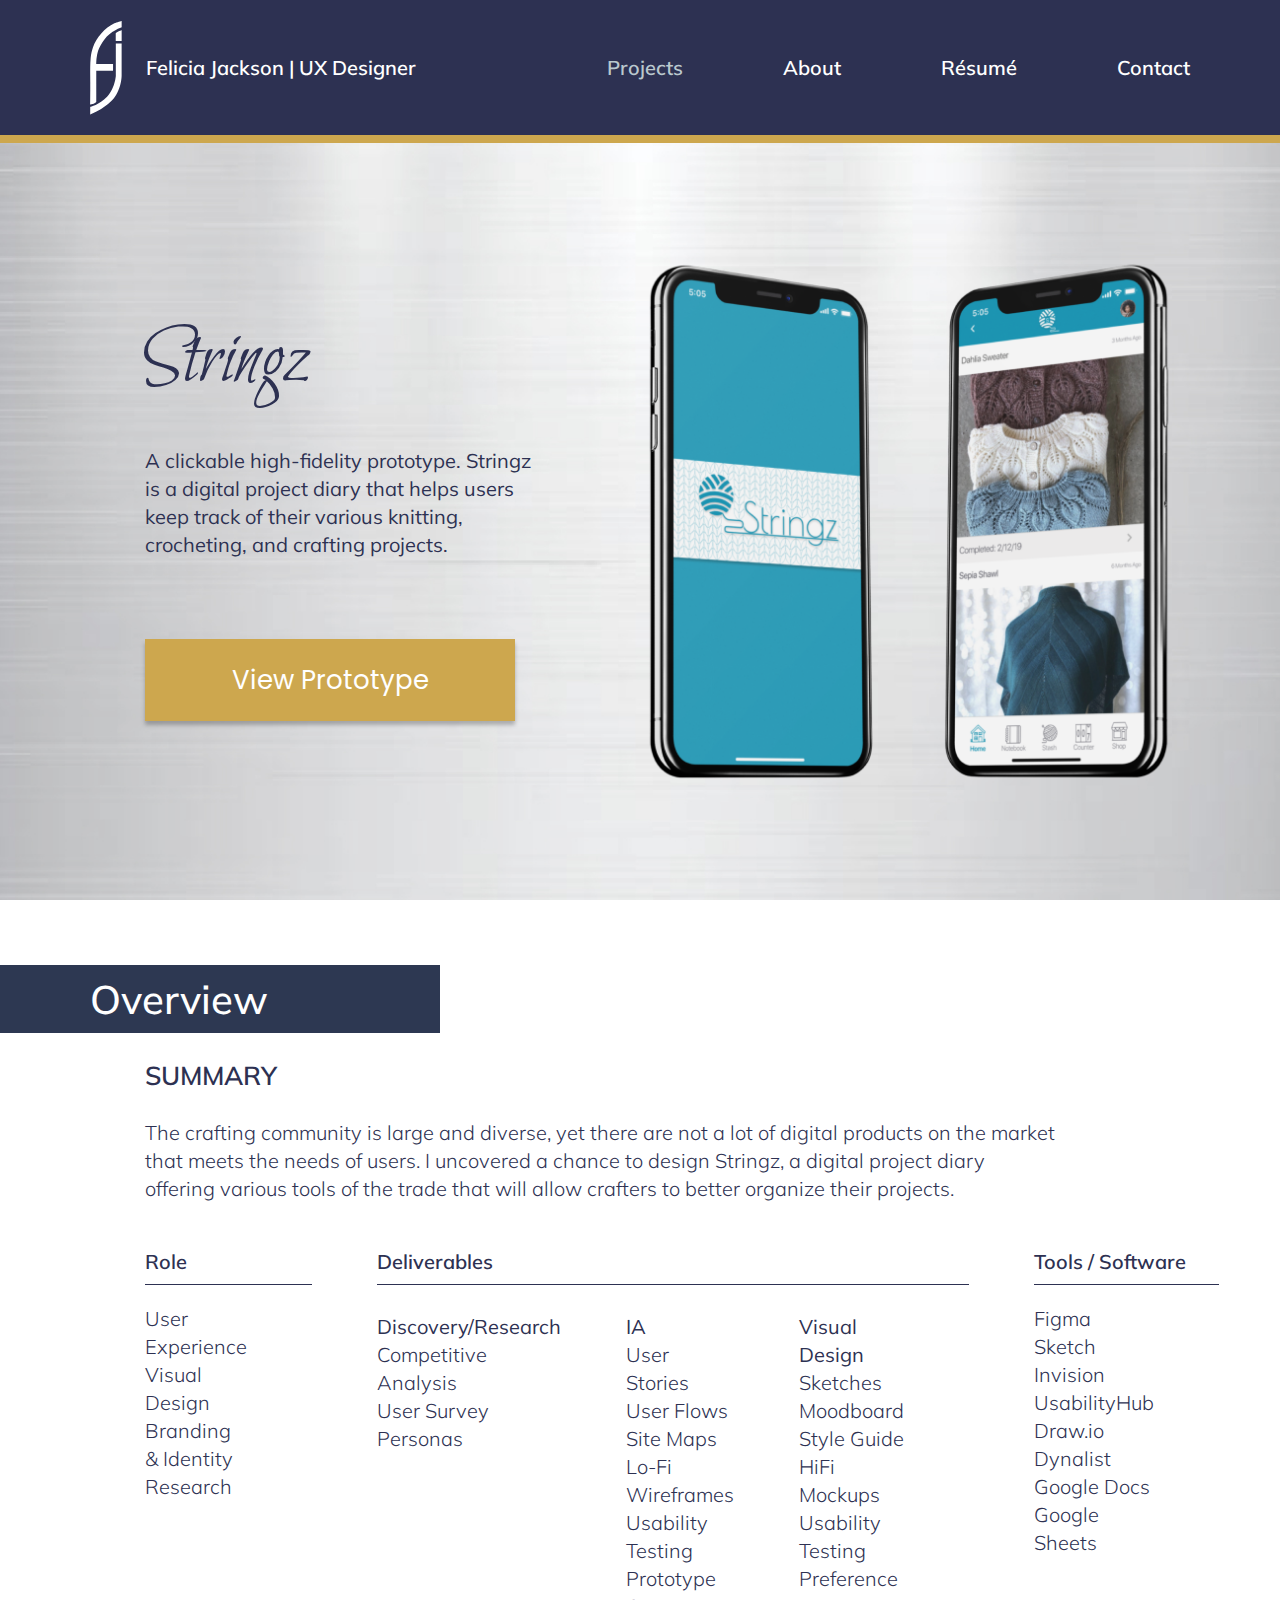
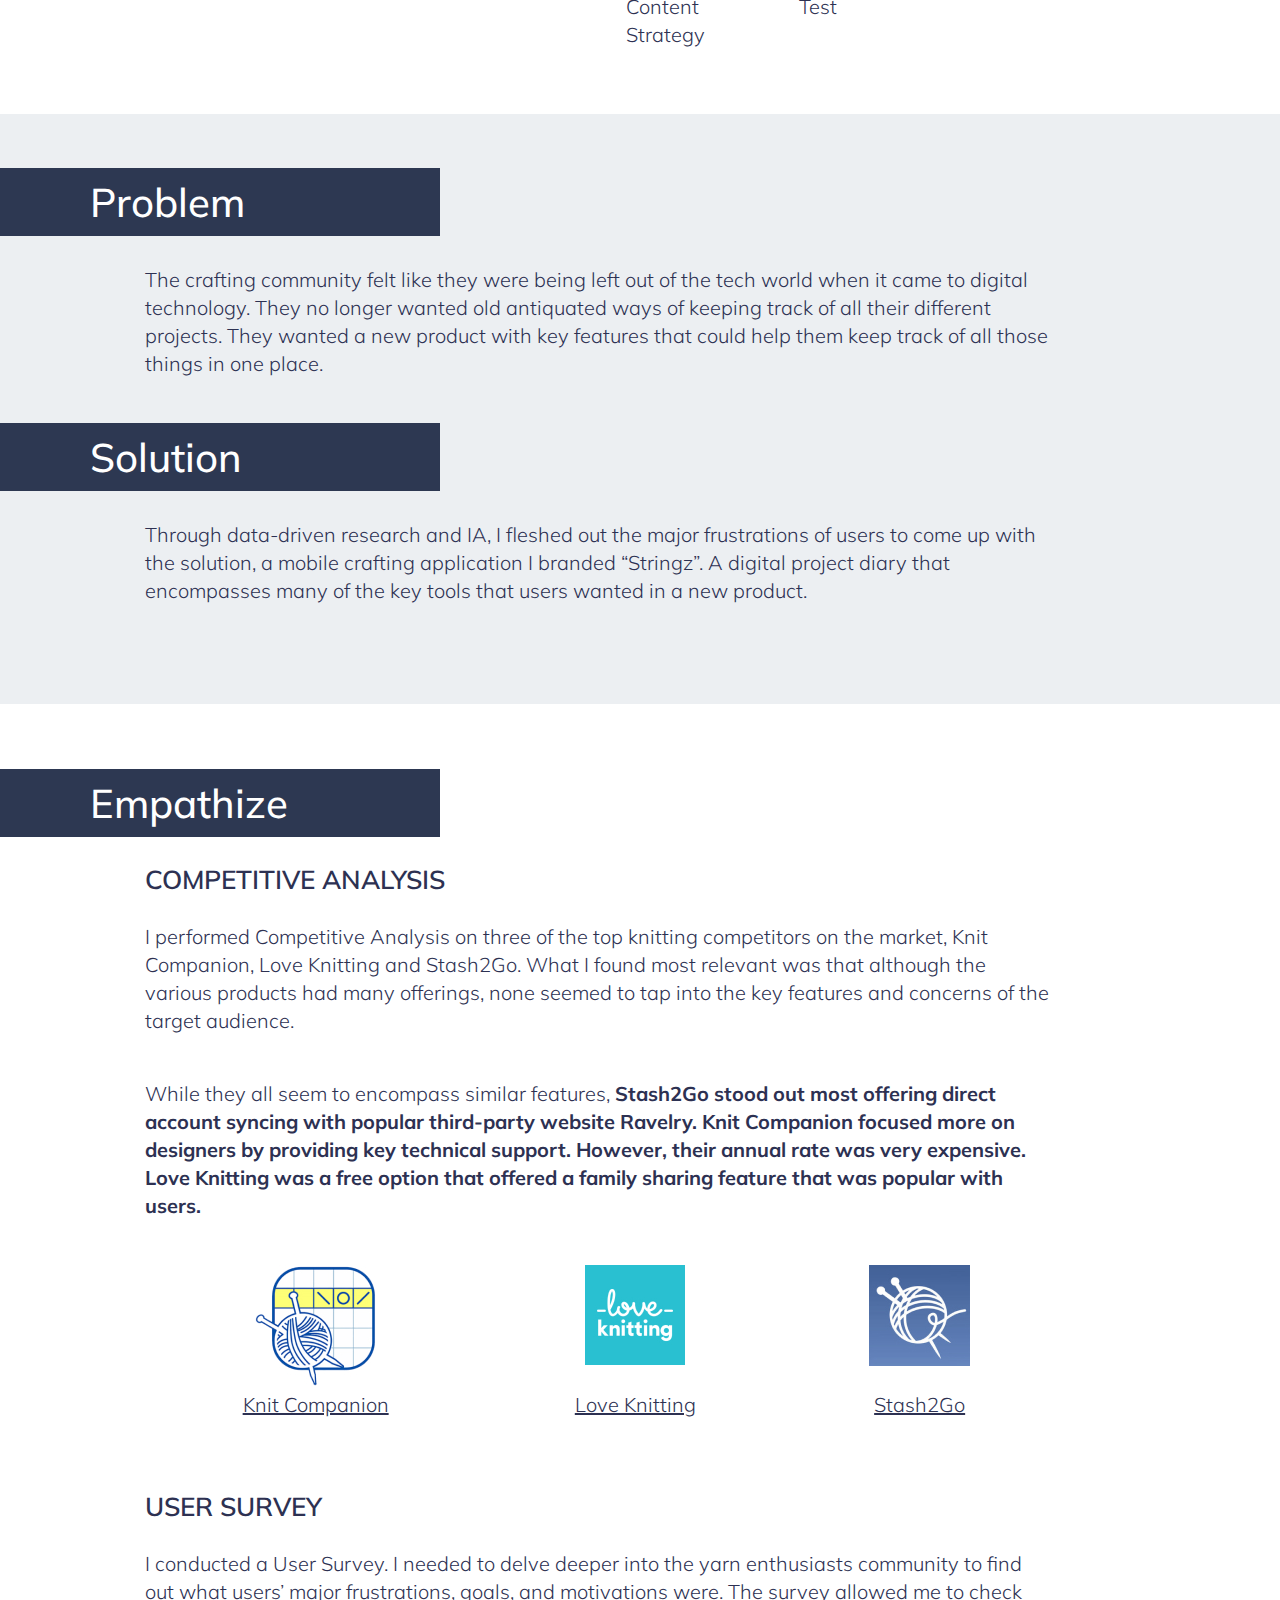
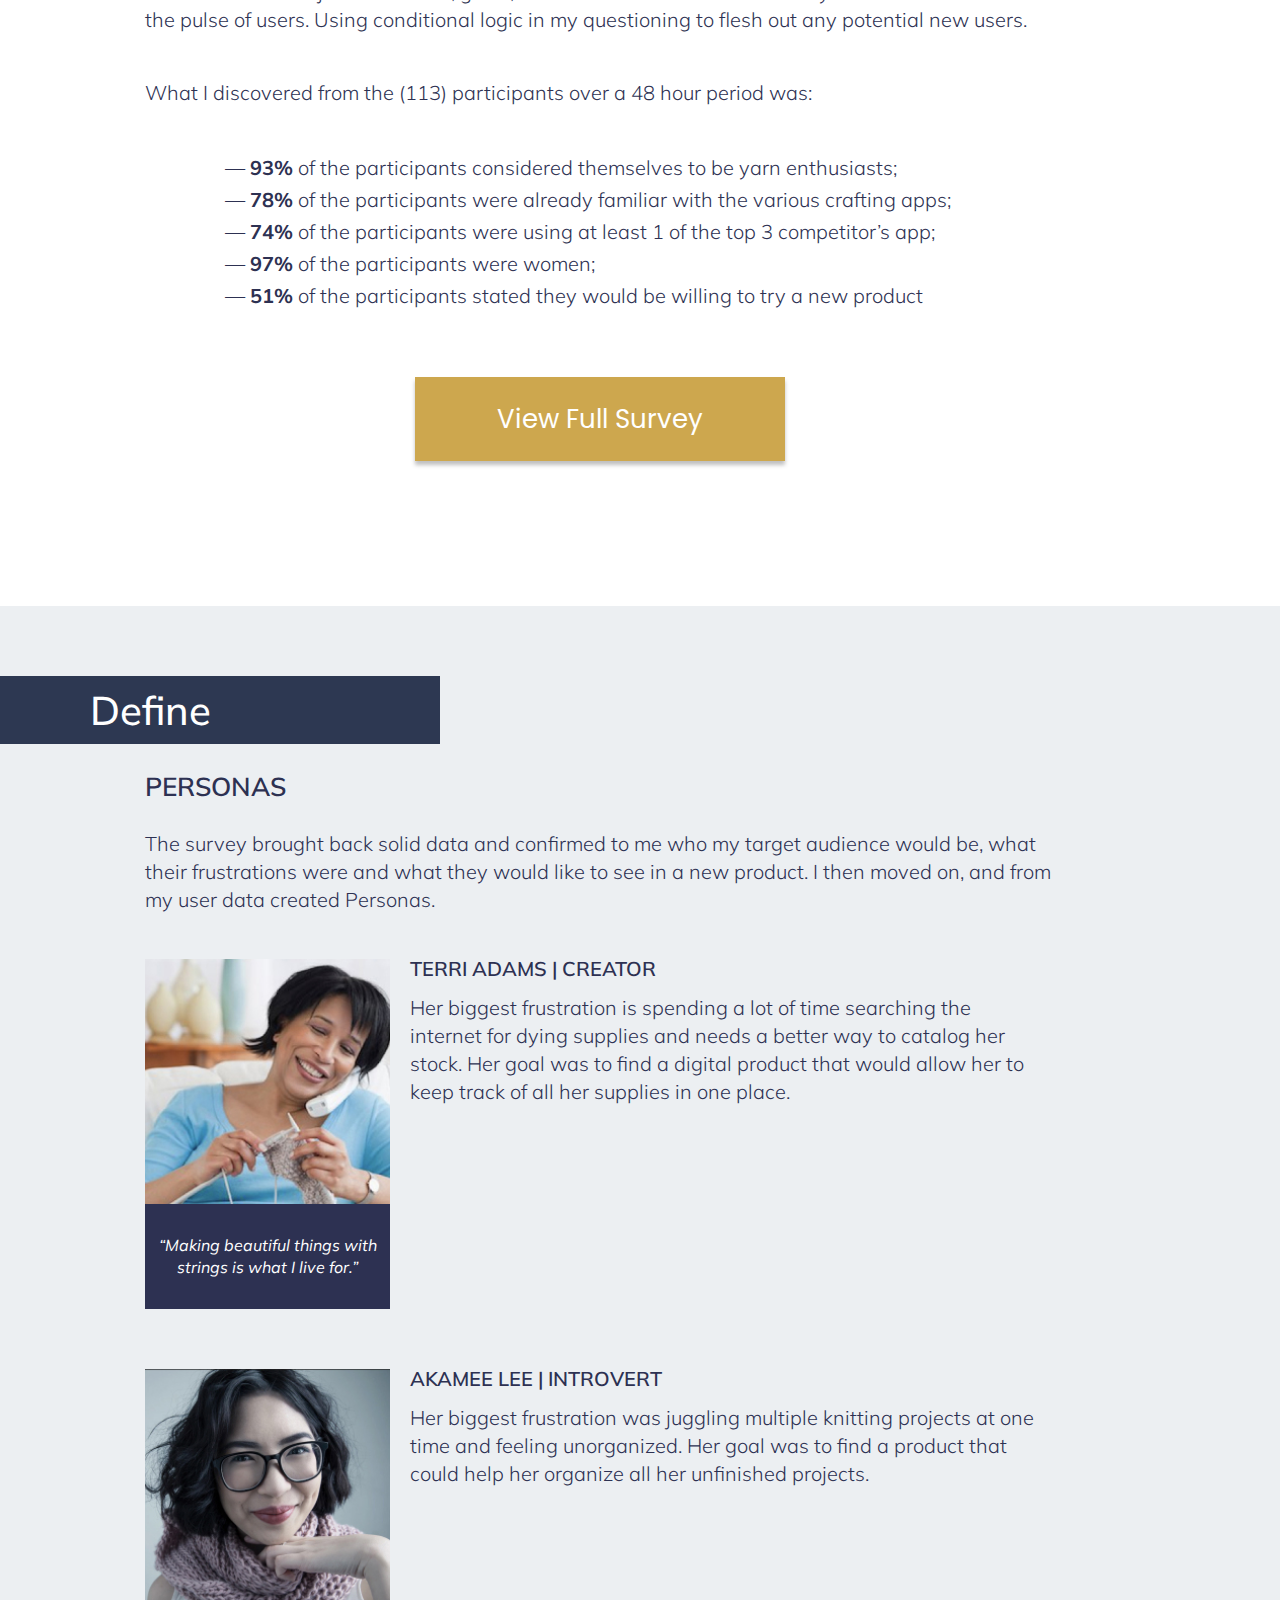
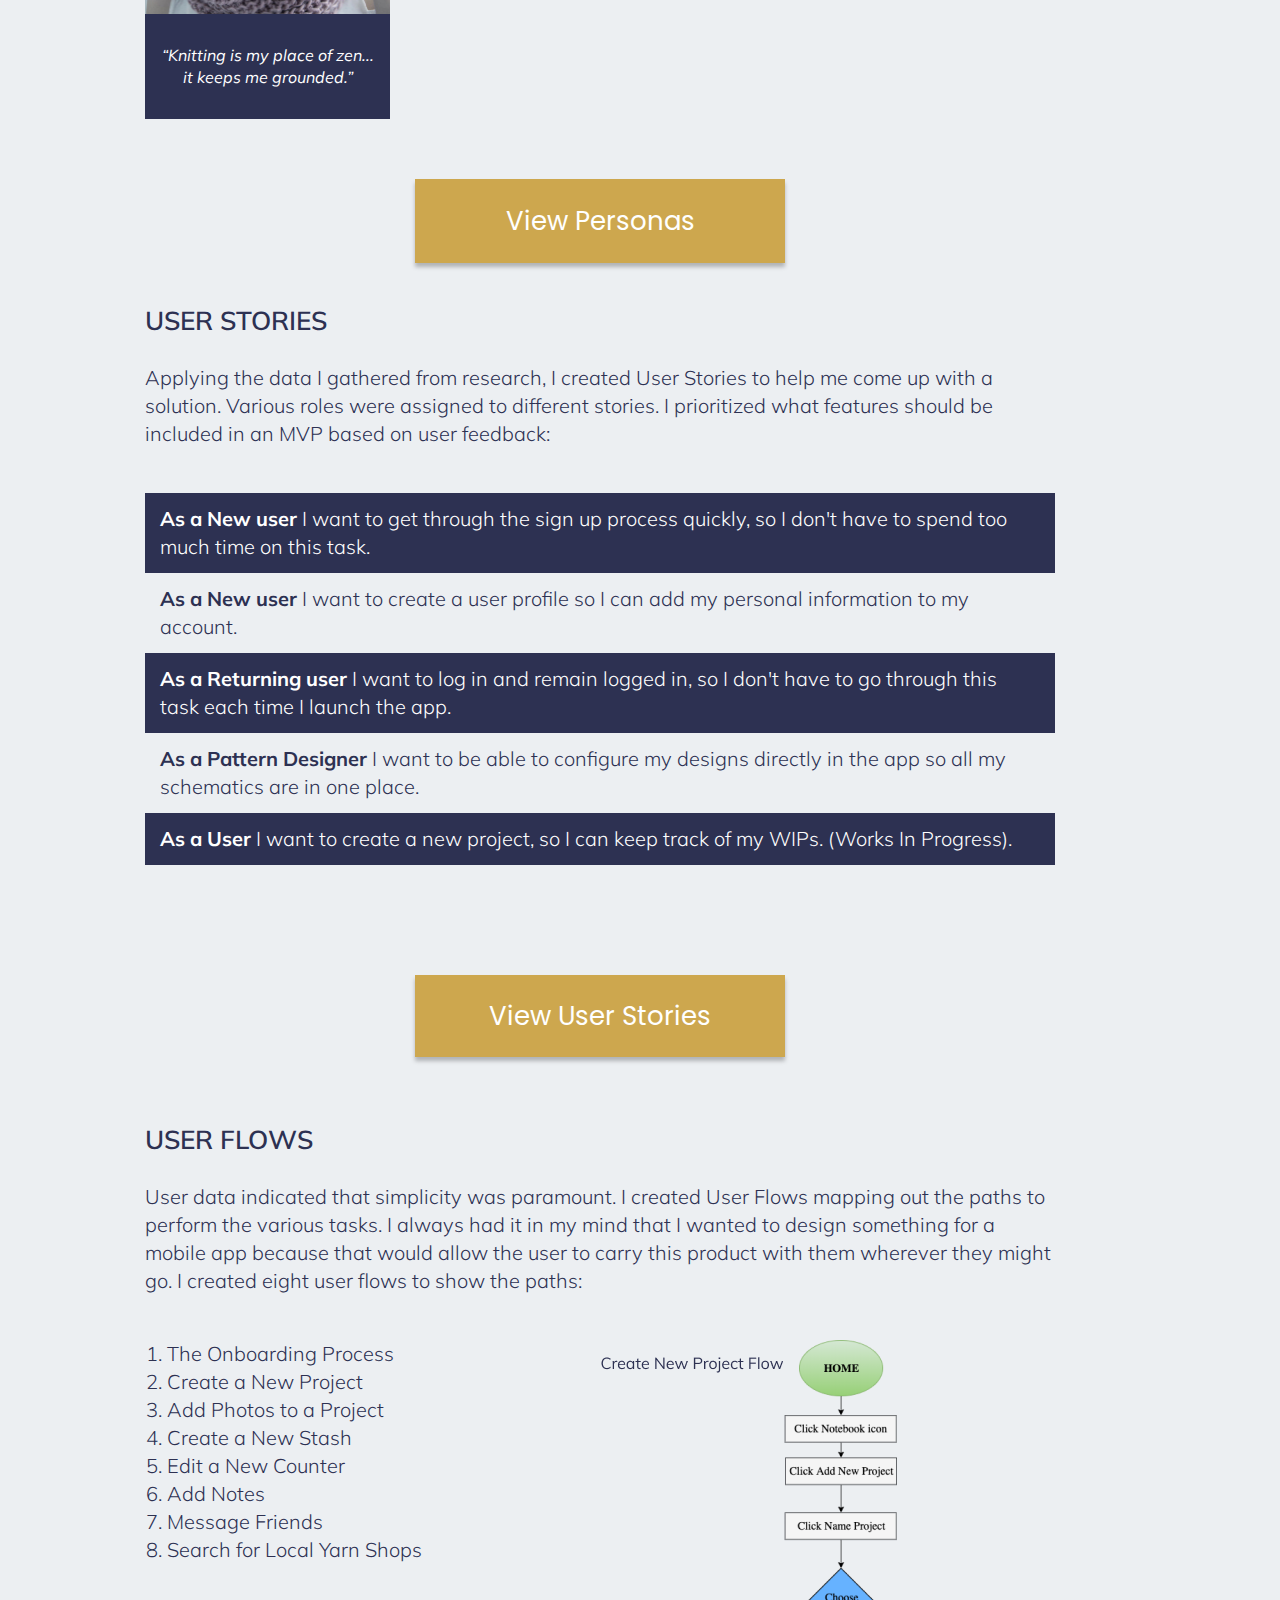
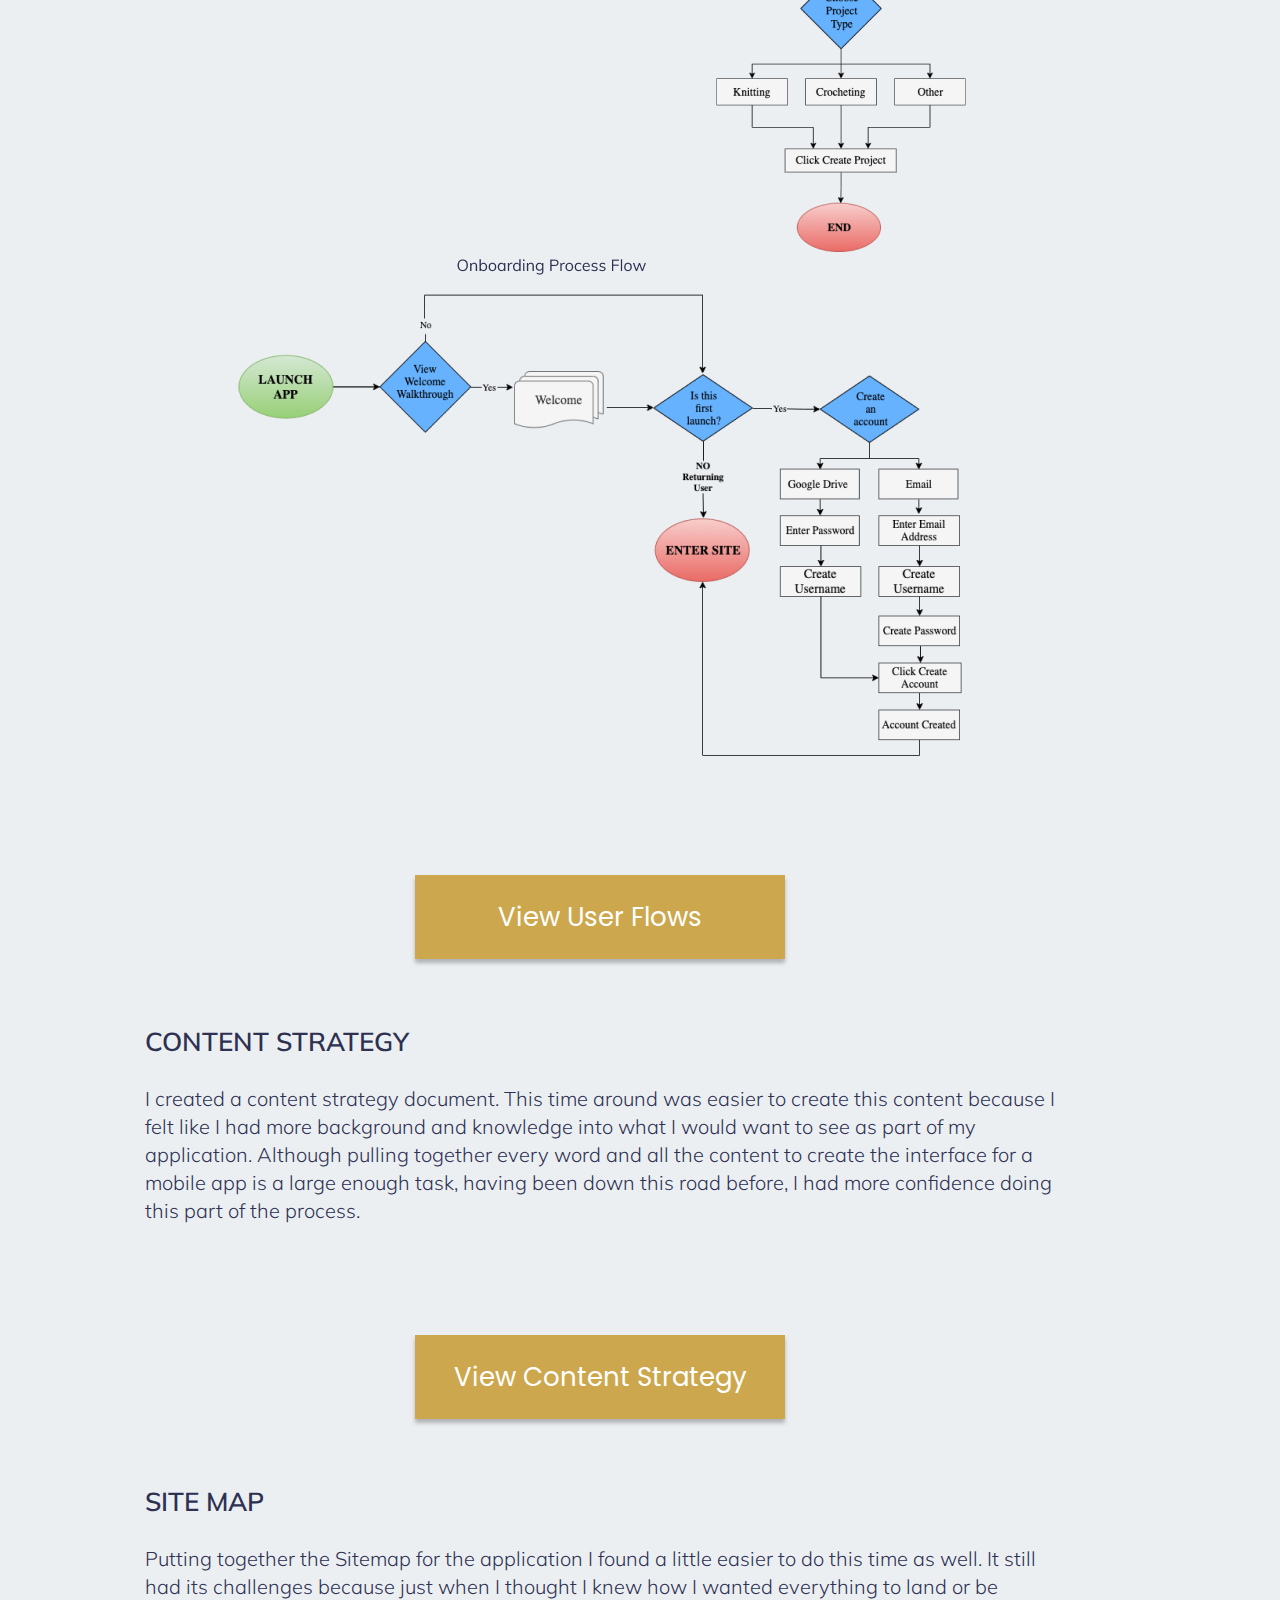
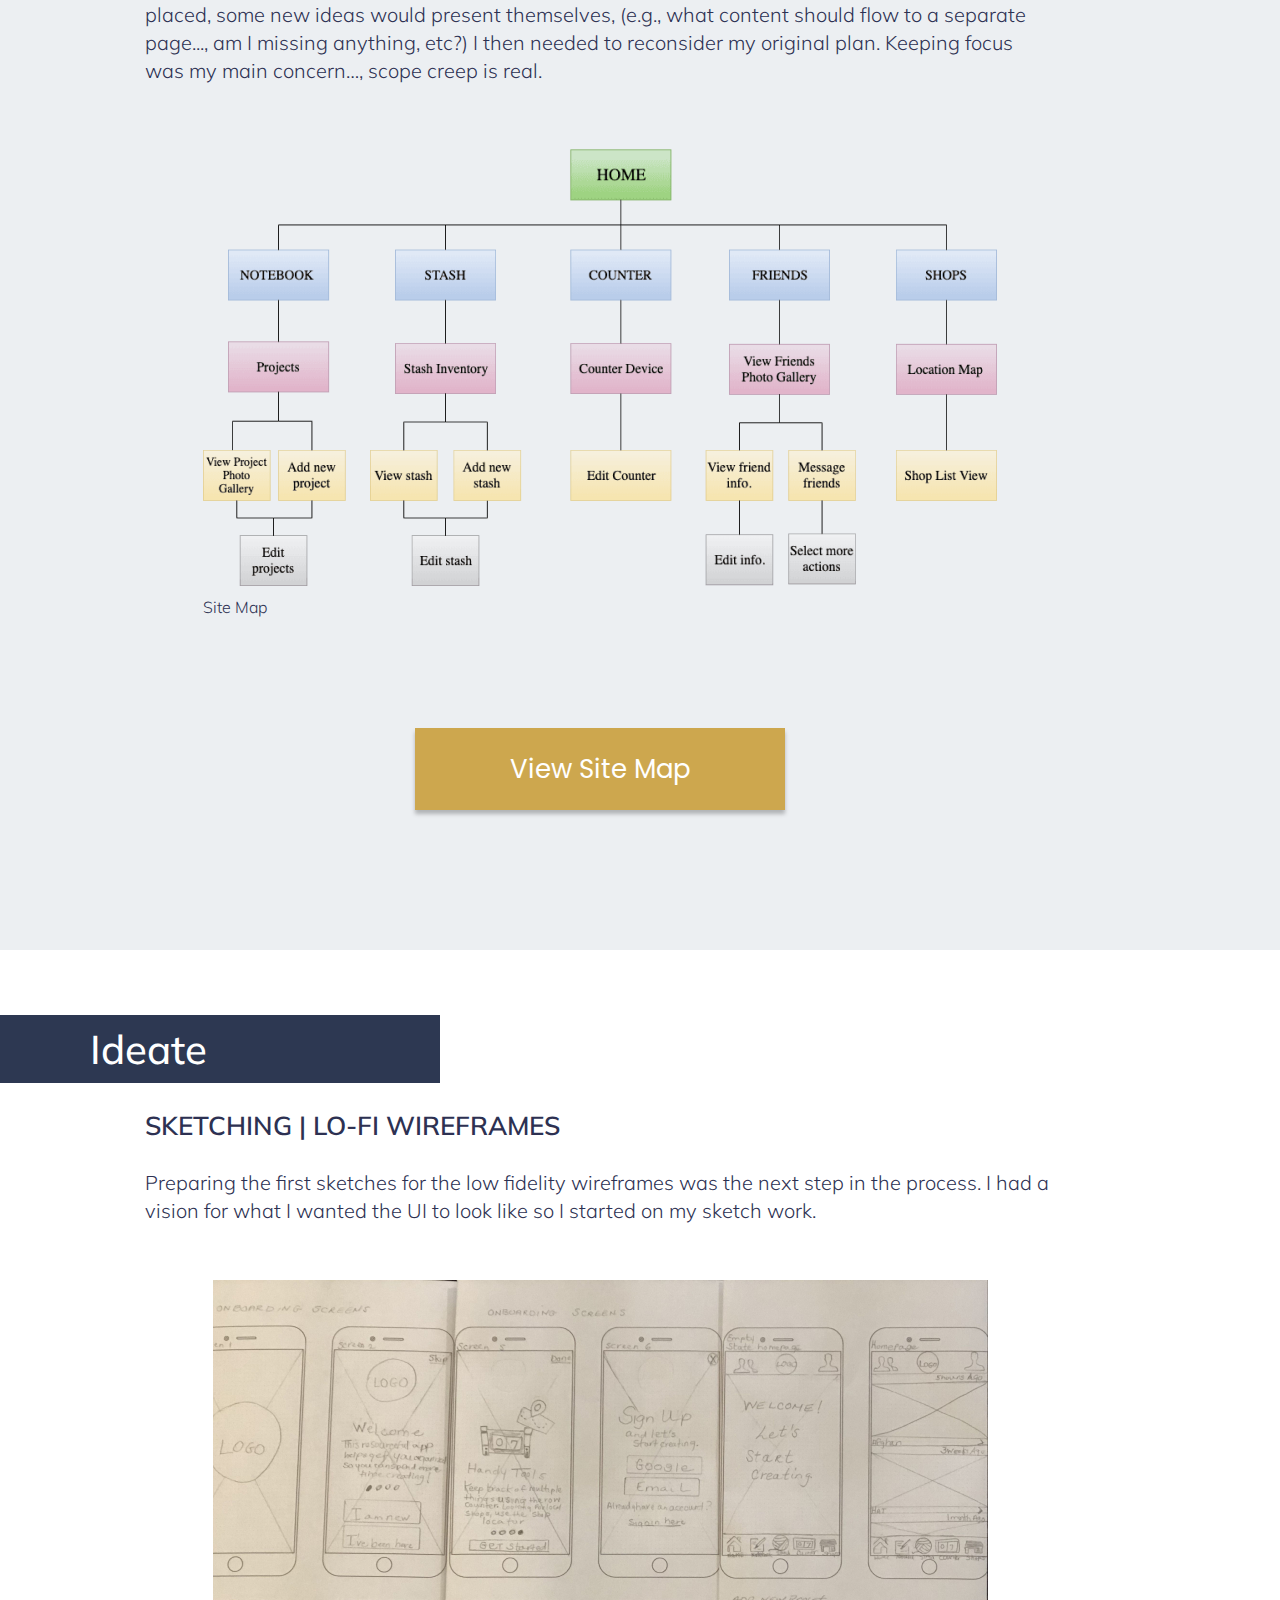
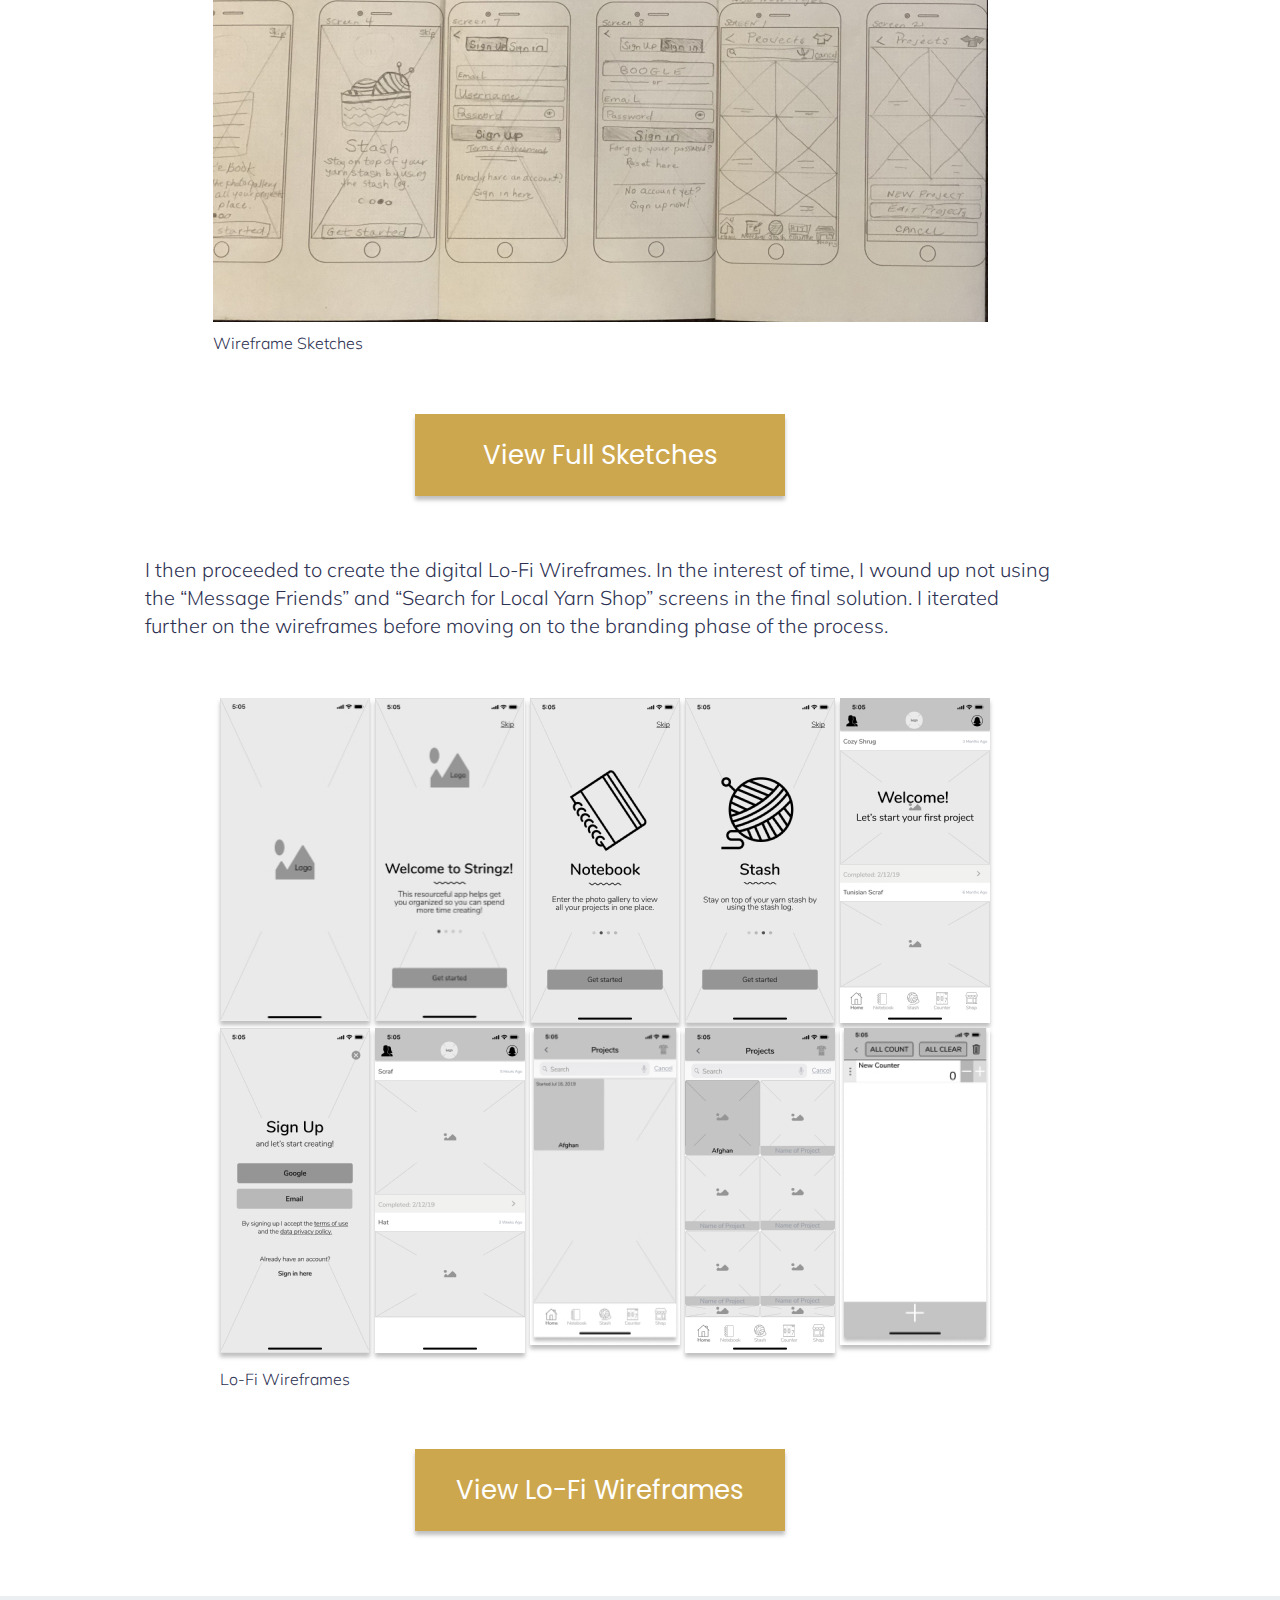
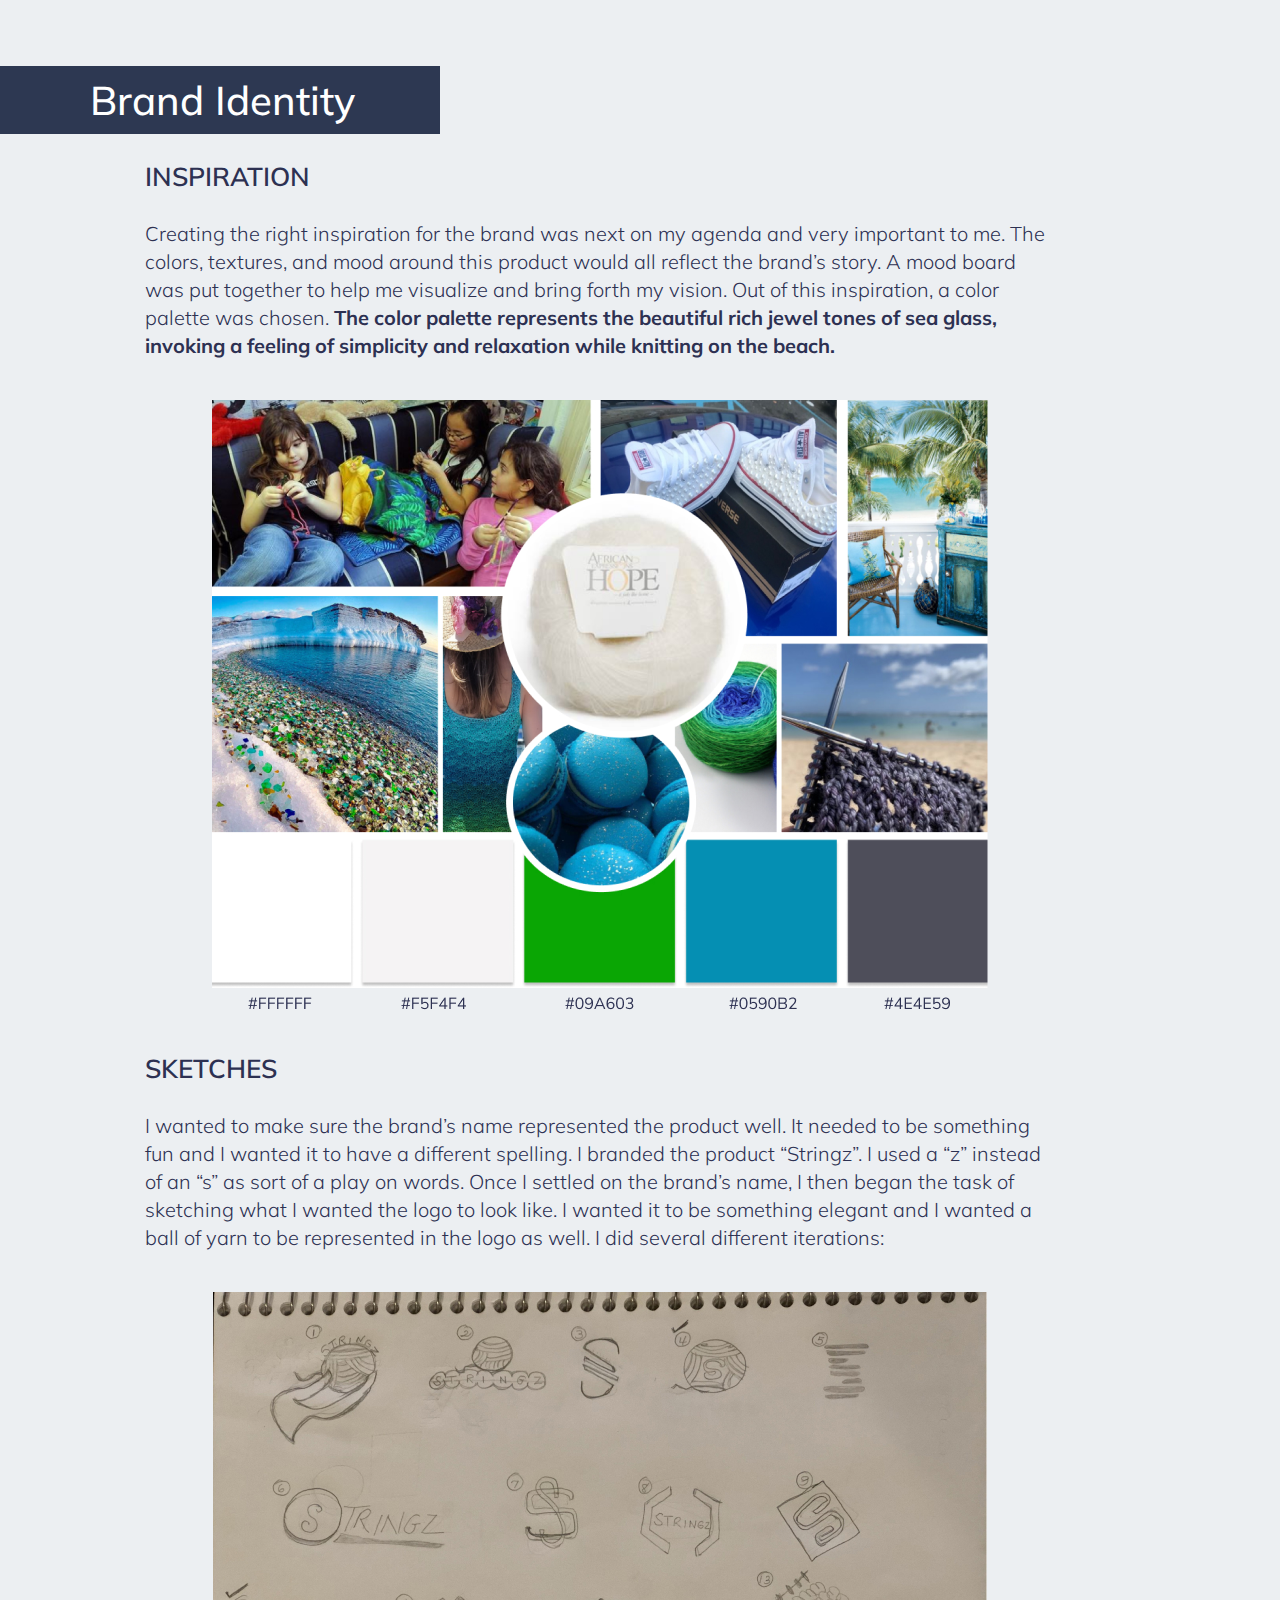
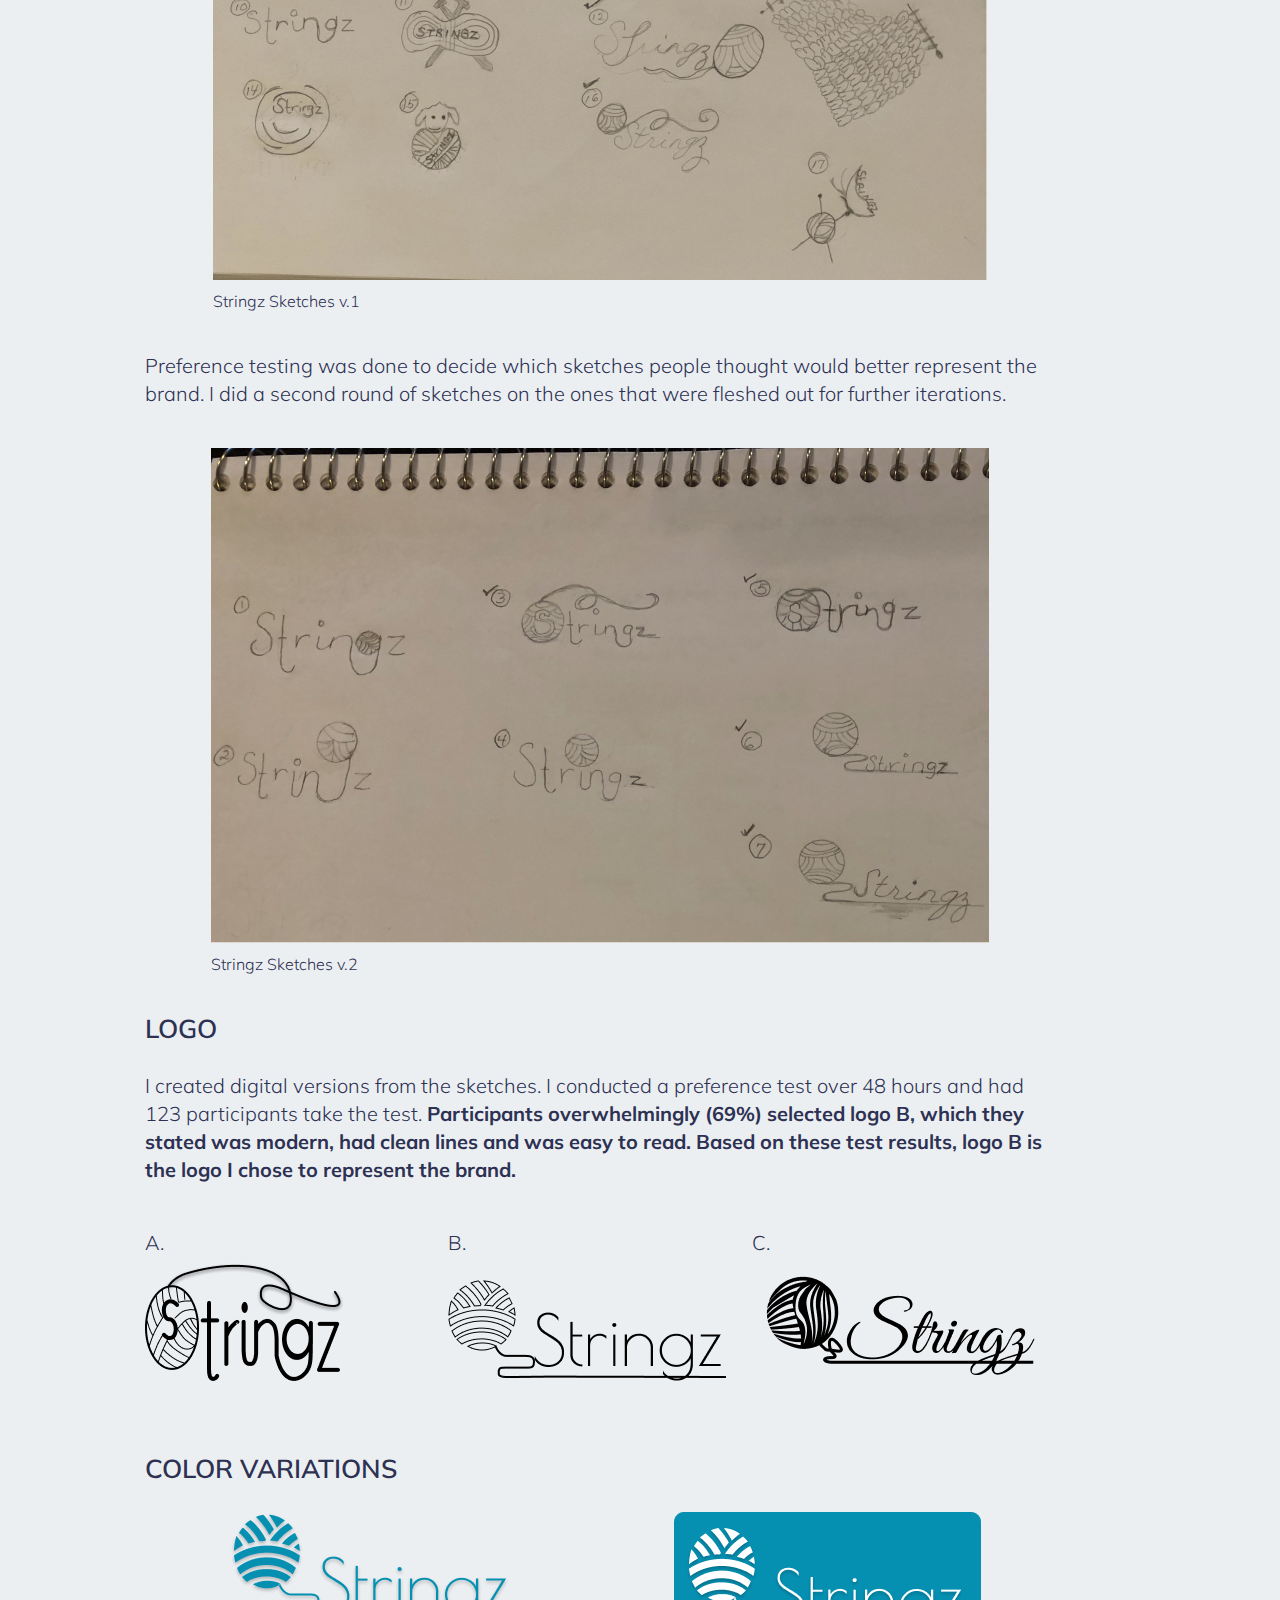
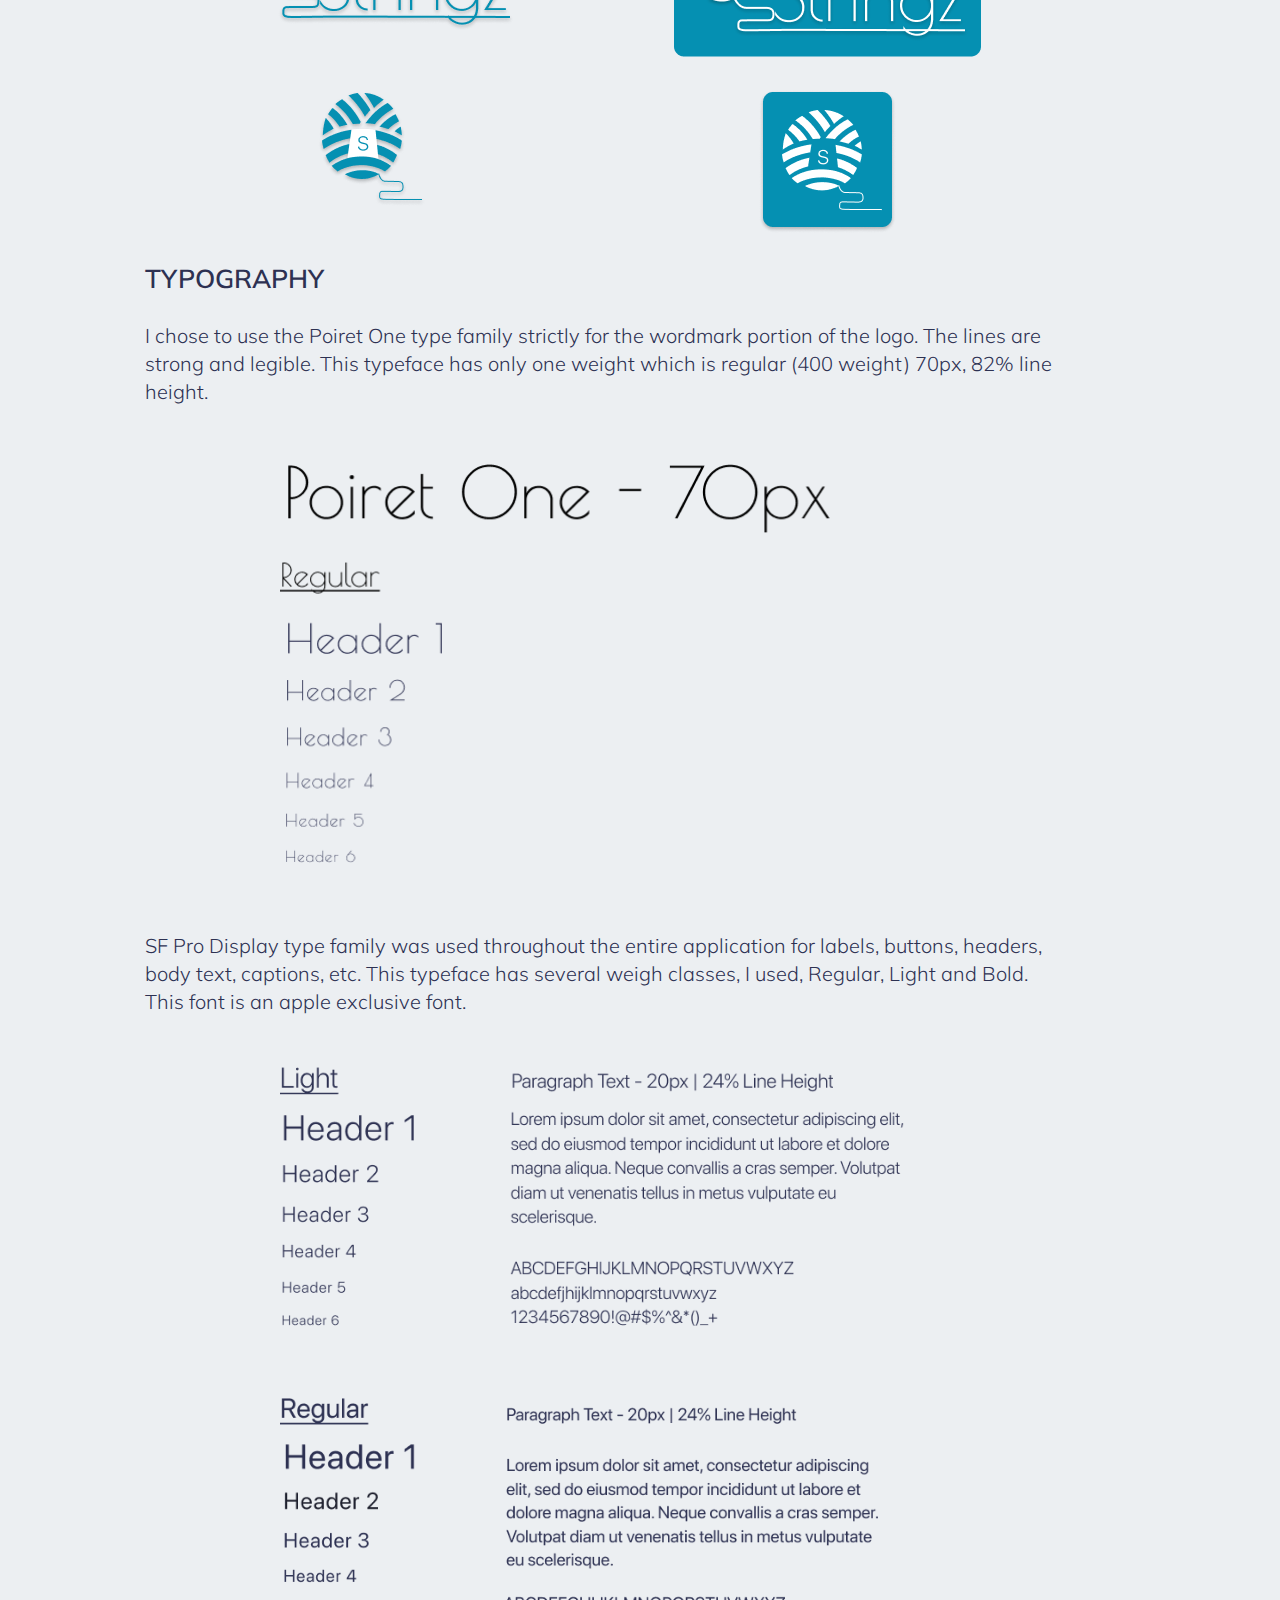
<file: projects/stringz.html>
<!DOCTYPE html>
<html lang="en">

<head>
  <meta charset="UTF-8">
  <meta name="viewport" content="width=device-width, initial-scale=1.0">
  <meta http-equiv="X-UA-Compatible" content="ie=edge">
  <!-- favicon -->
  <link rel="apple-touch-icon" sizes="180x180" href="../apple-touch-icon.png">
  <link rel="icon" type="image/png" sizes="32x32" href="../favicon-32x32.png">
  <link rel="icon" type="image/png" sizes="16x16" href="../favicon-16x16.png">
  <link rel="manifest" href="../site.webmanifest">
  <link rel="mask-icon" href="../safari-pinned-tab.svg" color="#2d3152">
  <meta name="msapplication-TileColor" content="#2d3152">
  <meta name="theme-color" content="#ffffff">
  <!-- the title that goes on the address bar in the browser -->
  <title>Felicia Jackson - Portfolio</title>
  <!-- stylesheets -->
  <link href="../css/reset.css" type="text/css" rel="stylesheet" />
  <link href="../css/style.css" type="text/css" rel="stylesheet" />
  <!-- Global site tag (gtag.js) - Google Analytics -->
  <script async src="https://www.googletagmanager.com/gtag/js?id=UA-140704388-1"></script>
  <script>
    window.dataLayer = window.dataLayer || [];
    function gtag() { dataLayer.push(arguments); }
    gtag('js', new Date());

    gtag('config', 'UA-140704388-1');
  </script>
</head>

<body id="top">
  <!-- header content -->
  <header class="main-header">
    <!-- logo -->
    <div class="logo-container">
      <a href="../index.html" class="logo-link">
        <img src="../img/logo/logomark-white.svg"
          alt="Felicia Jackson's logo. By clicking on it, you will be redirected to the homepage" />
        <span class="logo-text">Felicia Jackson | UX Designer</span>
      </a>
    </div>
    <button class="hamburger">
      <img src="../img/icons/hamburger.svg"
        alt="Hamburger Menu icon. By tapping on it, you will toggle the mobile navigation">
    </button>
    <!-- top navigation -->
    <nav class="top-navigation">
      <ul class="top-navigation-list">
        <li>
          <a href="../index.html#projects" class="top-navigation-link active">Projects</a>
        </li>
        <li>
          <a href="../about.html" class="top-navigation-link">About</a>
        </li>
        <li>
          <a href="../downloads/resume.pdf" class="top-navigation-link">R&eacute;sum&eacute;</a>
        </li>
        <li>
          <a href="../contact.html" class="top-navigation-link">Contact</a>
        </li>
      </ul>
    </nav>
  </header>
  <!-- hero -->
  <section class="project-hero">
    <div class="text-container">
      <h1 class="hero-title">Stringz</h1>
      <p class="hero-text">
        A clickable high-fidelity prototype. Stringz is a digital project diary that helps users keep track of their
        various
        knitting, crocheting, and crafting projects.
      </p>
      <a href="https://projects.invisionapp.com/share/UWTKJE8YEC4" class="hero-button button hide" target="_blank">View
        Prototype</a>
    </div>
    <div class="image-container">
      <img src="../img/projects/stringz/hero.png"
        srcset="../img/projects/stringz/hero.png 1x, ../img/projects/stringz/hero@2x.png 2x"
        alt="Two iPhone mockups with screenshots of the UI" />
      <a href="https://projects.invisionapp.com/share/UWTKJE8YEC4" class="hero-button button show" target="_blank">View
        Prototype</a>
    </div>
  </section>
  <!-- back to top button -->
  <a class="back-to-top hidden" href="#top">TOP</a>
  <!-- overview -->
  <section class="section overview">
    <div class="title-container section-title-container">
      <h3 class="title section-title">Overview</h3>
    </div>
    <div class="section-container section-text-container">
      <h5 class="section-subtitle">
        Summary
      </h5>
      <p class="section-text project-text">
        The crafting community is large and diverse, yet there are not a lot of digital products on the market that
        meets the
        needs of users. I uncovered a chance to design Stringz, a digital project diary offering various tools of the
        trade that
        will allow crafters to better organize their projects.
      </p>
    </div>
    <!-- roles, deliverables, tools -->
    <ul class="section-tables section-container">
      <li class="one-quarter">
        <h6 class="project-text table-title">Role</h6>
        <hr>
        <ol class="table-items">
          <li class="project-text">User Experience</li>
          <li class="project-text">Visual Design</li>
          <li class="project-text">Branding &amp; Identity</li>
          <li class="project-text">Research</li>
        </ol>
      </li>
      <li class="two-quarters">
        <h6 class="project-text table-title">Deliverables</h6>
        <hr>
        <div class="table-container">
          <ol class="table-items">
            <li class="project-text"><strong>Discovery/Research</strong></li>
            <li class="project-text">Competitive Analysis</li>
            <li class="project-text">User Survey</li>
            <li class="project-text">Personas</li>
          </ol>
          <ol class="table-items">
            <li class="project-text"><strong>IA</strong></li>
            <li class="project-text">User Stories</li>
            <li class="project-text">User Flows</li>
            <li class="project-text">Site Maps</li>
            <li class="project-text">Lo-Fi Wireframes</li>
            <li class="project-text">Usability Testing</li>
            <li class="project-text">Prototype</li>
            <li class="project-text">Content Strategy</li>
          </ol>
          <ol class="table-items">
            <li class="project-text"><strong>Visual Design</strong></li>
            <li class="project-text">Sketches</li>
            <li class="project-text">Moodboard</li>
            <li class="project-text">Style Guide</li>
            <li class="project-text">HiFi Mockups</li>
            <li class="project-text">Usability Testing</li>
            <li class="project-text">Preference Test</li>
          </ol>
        </div>
      </li>
      <li class="one-quarter">
        <h6 class="project-text table-title">Tools / Software</h6>
        <hr>
        <ol class="table-items">
          <li class="project-text">Figma</li>
          <li class="project-text">Sketch</li>
          <li class="project-text">Invision</li>
          <li class="project-text">UsabilityHub</li>
          <li class="project-text">Draw.io</li>
          <li class="project-text">Dynalist</li>
          <li class="project-text">Google Docs</li>
          <li class="project-text">Google Sheets</li>
        </ol>
      </li>
    </ul>
  </section>
  <!-- problem/solution -->
  <section class="section problem-solution">
    <div class="title-container section-title-container">
      <h3 class="title section-title">Problem</h3>
    </div>
    <div class="section-container section-text-container">
      <p class="section-text project-text">
        The crafting community felt like they were being left out of the tech world when it came to digital technology.
        They no
        longer wanted old antiquated ways of keeping track of all their different projects. They wanted a new product
        with key
        features that could help them keep track of all those things in one place.
      </p>
    </div>
    <div class="title-container section-title-container">
      <h3 class="title section-title">Solution</h3>
    </div>
    <div class="section-container section-text-container">
      <p class="section-text project-text">
        Through data-driven research and IA, I fleshed out the major frustrations of users to come up with the solution,
        a
        mobile crafting application I branded “Stringz”. A digital project diary that encompasses many of the key tools
        that
        users wanted in a new product.
      </p>
    </div>
  </section>
  <!-- empathize -->
  <section class="section empathize">
    <div class="title-container section-title-container">
      <h3 class="title section-title">Empathize</h3>
    </div>
    <div class="section-container section-text-container">
      <h5 class="section-subtitle">
        competitive analysis
      </h5>
      <p class="section-text project-text">
        I performed Competitive Analysis on three of the top knitting competitors on the market, Knit Companion, Love
        Knitting
        and Stash2Go. What I found most relevant was that although the various products had many offerings, none seemed
        to tap
        into the key features and concerns of the target audience.
      </p>
      <p class="section-text project-text">
        While they all seem to encompass similar features, <strong>Stash2Go stood out most offering direct account
          syncing with popular
          third-party website Ravelry. Knit Companion focused more on designers by providing key technical support.
          However, their
          annual rate was very expensive. Love Knitting was a free option that offered a family sharing feature that was
          popular
          with users.</strong>
      </p>
      <ul class="competitive-analysis">
        <li>
          <div class="competitor-image">
            <img src="../img/projects/stringz/competitive-analysis/knit-companion.jpg" alt="Knit Companion Logo"
              srcset="../img/projects/stringz/competitive-analysis/knit-companion.jpg 1x, ../img/projects/stringz/competitive-analysis/knit-companion@2x.jpg 2x">
          </div>
          <a href="https://docs.google.com/document/d/1YEVUMd-cDuFGo98Q9xsosAlPajj5ExDyWV4MoIsebVA/edit?usp=sharing"
            class="competitor-name project-text">Knit Companion</a>
        </li>
        <li>
          <div class="competitor-image">
            <img src="../img/projects/stringz/competitive-analysis/love-knitting.jpg" alt="Love Knitting Logo"
              srcset="../img/projects/stringz/competitive-analysis/love-knitting.jpg 1x, ../img/projects/stringz/competitive-analysis/love-knitting@2x.jpg 2x">
          </div>
          <a href="https://docs.google.com/document/d/1XN0FCq9Eq6TcM6h0Yfvq6Vc5K4yGoIMeHORq20xXV_s/edit?usp=sharing"
            class="competitor-name project-text">Love Knitting</a>
        </li>
        <li>
          <div class="competitor-image">
            <img src="../img/projects/stringz/competitive-analysis/stash-2-go.jpg" alt="Love Knitting Logo"
              srcset="../img/projects/stringz/competitive-analysis/stash-2-go.jpg 1x, ../img/projects/stringz/competitive-analysis/stash-2-go@2x.jpg 2x">
          </div>
          <a href="https://docs.google.com/document/d/1RCsM1sp08vIRAb4tHQ_J-s7dlH6NnHo4-F3fQ30N04g/edit?usp=sharing"
            class="competitor-name project-text">Stash2Go</a>
        </li>
      </ul>
      <div class="section-text-container">
        <h5 class="section-subtitle">
          user survey
        </h5>
        <p class="section-text project-text">
          I conducted a User Survey. I needed to delve deeper into the yarn enthusiasts community to find out what
          users’ major
          frustrations, goals, and motivations were. The survey allowed me to check the pulse of users. Using
          conditional logic in
          my questioning to flesh out any potential new users.
        </p>
        <p class="section-text project-text">
          What I discovered from the (113) participants over a 48 hour period was:
        </p>
        <ol class="survey-findings">
          <li class="project-text">
            &mdash; <strong>93%</strong> of the participants considered themselves to be yarn enthusiasts;
          </li>
          <li class="project-text">
            &mdash; <strong>78%</strong> of the participants were already familiar with the various crafting apps;
          </li>
          <li class="project-text">
            &mdash; <strong>74%</strong> of the participants were using at least 1 of the top 3 competitor’s app;
          </li>
          <li class="project-text">
            &mdash; <strong>97%</strong> of the participants were women;
          </li>
          <li class="project-text">
            &mdash; <strong>51%</strong> of the participants stated they would be willing to try a new product
          </li>
        </ol>
        <div class="section-text project-text">
          <a href="https://docs.google.com/document/d/1B-TYol6reQJrAgg1aZa2AcryKeXptaO-S24eq57T4U4/edit?usp=sharing"
            class="button survey-button" target="_blank">View Full Survey</a>
        </div>
      </div>
    </div>
  </section>
  <!-- define -->
  <section class="section define">
    <div class="title-container section-title-container">
      <h3 class="title section-title">Define</h3>
    </div>
    <div class="section-container section-text-container">
      <h5 class="section-subtitle">
        personas
      </h5>
      <p class="section-text project-text">
        The survey brought back solid data and confirmed to me who my target audience would be, what their frustrations
        were and
        what they would like to see in a new product. I then moved on, and from my user data created Personas.
      </p>
    </div>
    <ul class="personas">
      <li class="persona">
        <div class="image-container">
          <img src="../img/projects/stringz/personas/persona-1.jpg" alt="Persona Number 1, Terri Adams"
            srcset="../img/projects/stringz/personas/persona-1.jpg 1x, ../img/projects/stringz/personas/persona-1@2x.jpg 2x">
          <blockquote>
            “Making beautiful things with strings is what I live for.”
          </blockquote>
        </div>
        <div class="text-container">
          <h5 class="section-subtitle persona-title">
            terri adams | creator
          </h5>
          <p class="section-text project-text">
            Her biggest frustration is spending a lot of time searching the internet for dying supplies and needs a
            better way to
            catalog her stock. Her goal was to find a digital product that would allow her to keep track of all her
            supplies in one
            place.
          </p>
        </div>
      </li>
      <li class="persona">
        <div class="image-container">
          <img src="../img/projects/stringz/personas/persona-2.jpg" alt="Persona Number 2, Akamee Lee"
            srcset="../img/projects/stringz/personas/persona-2.jpg 1x, ../img/projects/stringz/personas/persona-2@2x.jpg 2x">
          <blockquote>
            “Knitting is my place of zen... it keeps me grounded.”
          </blockquote>
        </div>
        <div class="text-container">
          <h5 class="section-subtitle persona-title">
            akamee lee | introvert
          </h5>
          <p class="section-text project-text">
            Her biggest frustration was juggling multiple knitting projects at one time and feeling unorganized. Her
            goal was to
            find a product that could help her organize all her unfinished projects.
          </p>
        </div>
      </li>
      <div class="section-text project-text">
        <a href="https://www.dropbox.com/sh/yun58pq08gseftj/AACp1979JNhkBBdW8LE_KQWfa/Personas?dl=0"
          class="button personas-button" target="_blank">View Personas</a>
      </div>
    </ul>
    <div class="section-container section-text-container">
      <h5 class="section-subtitle">
        user stories
      </h5>
      <p class="section-text project-text">
        Applying the data I gathered from research, I created User Stories to help me come up with a solution. Various
        roles
        were assigned to different stories. I prioritized what features should be included in an MVP based on user
        feedback:
      </p>
      <ul class="stories">
        <li class="story project-text">
          <strong>As a New user</strong> I want to get through the sign up process quickly, so I don't have to spend too
          much time on this task.
        </li>
        <li class="story project-text">
          <strong>As a New user</strong> I want to create a user profile so I can add my personal information to my
          account.
        </li>
        <li class="story project-text">
          <strong>As a Returning user</strong> I want to log in and remain logged in, so I don't have to go through this
          task each time I launch
          the app.
        </li>
        <li class="story project-text">
          <strong>As a Pattern Designer</strong> I want to be able to configure my designs directly in the app so all my
          schematics are in one
          place.
        </li>
        <li class="story project-text">
          <strong>As a User</strong> I want to create a new project, so I can keep track of my WIPs. (Works In
          Progress).
        </li>
        <a href="https://docs.google.com/spreadsheets/d/1bT88TBik0KPmLcx47mZzHQYkhACVwTs8WzU7PnjjRF8/edit?usp=sharing"
          class="button stories-button" target="_blank">View User Stories</a>
      </ul>
    </div>
    <div class="section-container section-text-container">
      <h5 class="section-subtitle">
        user flows
      </h5>
      <p class="section-text project-text">
        User data indicated that simplicity was paramount. I created User Flows mapping out the paths to perform the
        various
        tasks. I always had it in my mind that I wanted to design something for a mobile app because that would allow
        the user
        to carry this product with them wherever they might go. I created eight user flows to show the paths:
      </p>
      <ul class="flows">
        <li>
          <ol class="flows-list">
            <li class="project-text">
              The Onboarding Process
            </li>
            <li class="project-text">
              Create a New Project
            </li>
            <li class="project-text">
              Add Photos to a Project
            </li>
            <li class="project-text">
              Create a New Stash
            </li>
            <li class="project-text">
              Edit a New Counter
            </li>
            <li class="project-text">
              Add Notes
            </li>
            <li class="project-text">
              Message Friends
            </li>
            <li class="project-text">
              Search for Local Yarn Shops
            </li>
          </ol>
        </li>
        <li>
          <img src="../img/projects/stringz/flows/flow-1.png" alt="Flow Number 1, Create New Project"
            srcset="../img/projects/stringz/flows/flow-1.png 1x, ../img/projects/stringz/flows/flow-1@2x.png 2x"
            class="hide">
          <img src="../img/projects/stringz/flows/flow-1-mobile.png" alt="Flow Number 1, Create New Project"
            srcset="../img/projects/stringz/flows/flow-1-mobile.png 1x, ../img/projects/stringz/flows/flow-1-mobile@2x.png 2x"
            class="show">
        </li>
        <li class="hide">
          <img src="../img/projects/stringz/flows/flow-2.png" alt="Flow Number 2, Onboarding"
            srcset="../img/projects/stringz/flows/flow-2.png 1x, ../img/projects/stringz/flows/flow-2@2x.png 2x">
        </li>
      </ul>
      <div class="section-text project-text">
        <a href="https://www.figma.com/file/KAJV7wQWm5JJiaf4Xn6Dhj/Stringz-User-Flows?node-id=0%3A1"
          class="button stories-button" target="_blank">View User Flows</a>
      </div>
    </div>
    <div class="section-container section-text-container">
      <h5 class="section-subtitle">
        content strategy
      </h5>
      <p class="section-text project-text">
        I created a content strategy document. This time around was easier to create this content because I felt like I
        had more
        background and knowledge into what I would want to see as part of my application. Although pulling together
        every word
        and all the content to create the interface for a mobile app is a large enough task, having been down this road
        before,
        I had more confidence doing this part of the process.
      </p>
      <div class="section-text project-text">
        <a href="https://dynalist.io/d/U_Rmx9VkebsnrKVGGIv-zmFv" class="button stories-button" target="_blank">View
          Content Strategy</a>
      </div>
    </div>
    <div class="section-container section-text-container">
      <h5 class="section-subtitle">
        Site Map
      </h5>
      <div class="section-text">
        <p class="project-text">
          Putting together the Sitemap for the application I found a little easier to do this time as well. It still had
          its
          challenges because just when I thought I knew how I wanted everything to land or be placed, some new ideas
          would
          present
          themselves, (e.g., what content should flow to a separate page..., am I missing anything, etc?) I then needed
          to
          reconsider my original plan. Keeping focus was my main concern…, scope creep is real.
        </p>
        <div class="image-container">
          <img src="../img/projects/stringz/sitemap/site-map.png" alt="Stringz Sitemap"
            srcset="../img/projects/stringz/sitemap/site-map.png 1x, ../img/projects/stringz/sitemap/site-map@2x.png 2x"
            class="sitemap-image hide">
          <img src="../img/projects/stringz/sitemap/site-map-mobile.png" alt="Stringz Sitemap"
            srcset="../img/projects/stringz/sitemap/site-map-mobile.png 1x, ../img/projects/stringz/sitemap/site-map-mobile@2x.png 2x"
            class="sitemap-image show">
          <p class="image-description project-text">Site Map</p>
        </div>
        <a href="https://www.figma.com/file/CmIl2OqQF32qWKZVYXdlHt/Stringz-Site-Map?node-id=0%3A1"
          class="button stories-button" target="_blank">View Site Map</a>
      </div>
    </div>
  </section>
  <!-- ideate -->
  <section class="section ideate">
    <div class="title-container section-title-container">
      <h3 class="title section-title">Ideate</h3>
    </div>
    <div class="section-container section-text-container">
      <h5 class="section-subtitle">
        sketching | lo-fi wireframes
      </h5>
      <div class="section-text">
        <p class="project-text">
          Preparing the first sketches for the low fidelity wireframes was the next step in the process. I had a vision
          for what I
          wanted the UI to look like so I started on my sketch work.
        </p>
        <div class="image-container">
          <img src="../img/projects/stringz/wireframes/wireframe-sketches.jpg" alt="Stringz Wireframe Sketches"
            srcset="../img/projects/stringz/wireframes/wireframe-sketches.jpg 1x, ../img/projects/stringz/wireframes/wireframe-sketches@2x.jpg 2x"
            class="wireframe-images">
          <p class="image-description project-text">Wireframe Sketches</p>
        </div>
        <a href="https://www.dropbox.com/sh/yun58pq08gseftj/AAAXCA2Pz5rBBOwOi0Ch30zxa/Sketches?dl=0"
          class="button sketches-button" target="_blank">View Full Sketches</a>
        <p class="project-text">
          I then proceeded to create the digital Lo-Fi Wireframes. In the interest of time, I wound up not using the
          “Message
          Friends” and “Search for Local Yarn Shop” screens in the final solution. I iterated further on the wireframes
          before
          moving on to the branding phase of the process.
        </p>
        <ul class="digital-wireframes">
          <li>
            <img src="../img/projects/stringz/wireframes/launch.jpg" alt="Launch Screen"
              srcset="../img/projects/stringz/wireframes/launch.jpg 1x, ../img/projects/stringz/wireframes/launch@2x.jpg 2x">
          </li>
          <li>
            <img src="../img/projects/stringz/wireframes/welcome.jpg" alt="Welcome Screen"
              srcset="../img/projects/stringz/wireframes/welcome.jpg 1x, ../img/projects/stringz/wireframes/welcome@2x.jpg 2x">
          </li>
          <li>
            <img src="../img/projects/stringz/wireframes/walk-through-1.jpg" alt="Walk Through Screen"
              srcset="../img/projects/stringz/wireframes/walk-through-1.jpg 1x, ../img/projects/stringz/wireframes/walk-through-1@2x.jpg 2x">
          </li>
          <li>
            <img src="../img/projects/stringz/wireframes/walk-through-2.jpg" alt="Walk Through Screen"
              srcset="../img/projects/stringz/wireframes/walk-through-2.jpg 1x, ../img/projects/stringz/wireframes/walk-through-2@2x.jpg 2x">
          </li>
          <li>
            <img src="../img/projects/stringz/wireframes/sample-homepage.jpg" alt="Sample Homepage Screen"
              srcset="../img/projects/stringz/wireframes/sample-homepage.jpg 1x, ../img/projects/stringz/wireframes/sample-homepage@2x.jpg 2x">
          </li>
          <li>
            <img src="../img/projects/stringz/wireframes/sign-up.jpg" alt="Sign Up Screen"
              srcset="../img/projects/stringz/wireframes/sign-up.jpg 1x, ../img/projects/stringz/wireframes/sign-up@2x.jpg 2x">
          </li>
          <li>
            <img src="../img/projects/stringz/wireframes/homepage.jpg" alt="Homepage Screen"
              srcset="../img/projects/stringz/wireframes/homepage.jpg 1x, ../img/projects/stringz/wireframes/homepage@2x.jpg 2x">
          </li>
          <li>
            <img src="../img/projects/stringz/wireframes/add-photo.jpg" alt="Add Photo Screen"
              srcset="../img/projects/stringz/wireframes/add-photo.jpg 1x, ../img/projects/stringz/wireframes/add-photo@2x.jpg 2x">
          </li>
          <li>
            <img src="../img/projects/stringz/wireframes/project-gallery.jpg" alt="Project Gallery Screen"
              srcset="../img/projects/stringz/wireframes/project-gallery.jpg 1x, ../img/projects/stringz/wireframes/project-gallery@2x.jpg 2x">
          </li>
          <li>
            <img src="../img/projects/stringz/wireframes/edit-counter.jpg" alt="Edit Counter Screen"
              srcset="../img/projects/stringz/wireframes/edit-counter.jpg 1x, ../img/projects/stringz/wireframes/edit-counter@2x.jpg 2x">
          </li>
          <li>
            <p class="image-description project-text">Lo-Fi Wireframes</p>
          </li>
        </ul>
        <a href="https://www.figma.com/file/wxTdJSQnxjnZEWih2s7FqM/Stringz-Final-Lo-Fi-Wireframes?node-id=0%3A1"
          class="button wireframes-button" target="_blank">View Lo-Fi Wireframes</a>
      </div>
    </div>
  </section>
  <!-- Brand Identity -->
  <section class="section brand-identity">
    <div class="title-container section-title-container">
      <h3 class="title section-title">Brand Identity</h3>
    </div>
    <div class="section-container section-text-container">
      <h5 class="section-subtitle">
        inspiration
      </h5>
      <div class="section-text">
        <p class="project-text">
          Creating the right inspiration for the brand was next on my agenda and very important to me. The colors,
          textures, and
          mood around this product would all reflect the brand’s story. A mood board was put together to help me
          visualize
          and
          bring forth my vision. Out of this inspiration, a color palette was chosen. <strong>The color palette
            represents
            the beautiful rich jewel tones of sea glass, invoking a feeling of simplicity and relaxation while knitting
            on
            the beach.</strong>
        </p>
        <div class="image-container brand-identity-image">
          <img src="../img/projects/stringz/brand-identity/moodboard.png" alt="Stringz Moodboard"
            srcset="../img/projects/stringz/brand-identity/moodboard.png 1x, ../img/projects/stringz/brand-identity/moodboard@2x.png 2x" />
        </div>
      </div>
      <!-- sketches -->
      <h5 class="section-subtitle">
        sketches
      </h5>
      <div class="section-text">
        <p class="project-text">
          I wanted to make sure the brand’s name represented the product well. It needed to be something fun and I
          wanted it to
          have a different spelling. I branded the product “Stringz”. I used a “z” instead of an “s” as sort of a play
          on words.
          Once I settled on the brand’s name, I then began the task of sketching what I wanted the logo to look like. I
          wanted it
          to be something elegant and I wanted a ball of yarn to be represented in the logo as well. I did several
          different
          iterations:
        </p>
        <div class="image-container brand-identity-image">
          <img src="../img/projects/stringz/brand-identity/sketches-1.jpg" alt="Stringz Sketches Version 1"
            srcset="../img/projects/stringz/brand-identity/sketches-1.jpg 1x, ../img/projects/stringz/brand-identity/sketches-1@2x.jpg 2x" />
          <p class="project-text image-description">Stringz Sketches v.1</p>
        </div>
        <p class="project-text">
          Preference testing was done to decide which sketches people thought would better represent the brand. I did a
          second
          round of sketches on the ones that were fleshed out for further iterations.
        </p>
        <div class="image-container brand-identity-image">
          <img src="../img/projects/stringz/brand-identity/sketches-2.jpg" alt="Stringz Sketches Version 2"
            srcset="../img/projects/stringz/brand-identity/sketches-2.jpg 1x, ../img/projects/stringz/brand-identity/sketches-2@2x.jpg 2x" />
          <p class="project-text image-description">Stringz Sketches v.2</p>
        </div>
        <!-- logo -->
        <h5 class="section-subtitle">
          logo
        </h5>
        <div class="section-text">
          <p class="project-text">
            I created digital versions from the sketches. I conducted a preference test over 48 hours and had 123
            participants take
            the test. <strong>Participants overwhelmingly (69%) selected logo B, which they stated was modern, had clean
              lines and was easy
              to read. Based on these test results, logo B is the logo I chose to represent the brand.</strong>
          </p>
          <ul class="logos">
            <li>
              <p class="project-text">A.</p>
              <img src="../img/projects/stringz/brand-identity/logos/logo-1.png" alt="Stringz Logo Version 1"
                srcset="../img/projects/stringz/brand-identity/logos/logo-1.png 1x, ../img/projects/stringz/brand-identity/logos/logo-1@2x.png 2x">
            </li>
            <li>
              <p class="project-text">B.</p>
              <img src="../img/projects/stringz/brand-identity/logos/logo-2.png" alt="Stringz Logo Version 2"
                srcset="../img/projects/stringz/brand-identity/logos/logo-2.png 1x, ../img/projects/stringz/brand-identity/logos/logo-2@2x.png 2x">
            </li>
            <li>
              <p class="project-text">C.</p>
              <img src="../img/projects/stringz/brand-identity/logos/logo-3.png" alt="Stringz Logo Version 3"
                srcset="../img/projects/stringz/brand-identity/logos/logo-3.png 1x, ../img/projects/stringz/brand-identity/logos/logo-3@2x.png 2x">
            </li>
          </ul>
        </div>
        <!-- color variations -->
        <h5 class="section-subtitle">
          color variations
        </h5>
        <ul class="color-variations">
          <li>
            <img src="../img/projects/stringz/brand-identity/logos/color-variation-1.png"
              alt="Stringz Logo Color Variation"
              srcset="../img/projects/stringz/brand-identity/logos/color-variation-1.png 1x, ../img/projects/stringz/brand-identity/logos/color-variation-1@2x.png 2x">
          </li>
          <li>
            <img src="../img/projects/stringz/brand-identity/logos/color-variation-2.png"
              alt="Stringz Logo Color Variation"
              srcset="../img/projects/stringz/brand-identity/logos/color-variation-2.png 1x, ../img/projects/stringz/brand-identity/logos/color-variation-2@2x.png 2x">
          </li>
          <li>
            <img src="../img/projects/stringz/brand-identity/logos/color-variation-3.png"
              alt="Stringz Logo Color Variation"
              srcset="../img/projects/stringz/brand-identity/logos/color-variation-3.png 1x, ../img/projects/stringz/brand-identity/logos/color-variation-3@2x.png 2x">
          </li>
          <li>
            <img src="../img/projects/stringz/brand-identity/logos/color-variation-4.png"
              alt="Stringz Logo Color Variation"
              srcset="../img/projects/stringz/brand-identity/logos/color-variation-4.png 1x, ../img/projects/stringz/brand-identity/logos/color-variation-4@2x.png 2x">
          </li>
        </ul>
        <!-- typography -->
        <h5 class="section-subtitle">
          typography
        </h5>
        <p class="project-text">
          I chose to use the Poiret One type family strictly for the wordmark portion of the logo. The lines are strong
          and
          legible. This typeface has only one weight which is regular (400 weight) 70px, 82% line height.
        </p>
        <div class="image-container typography-styles">
          <img src="../img/projects/stringz/typography/typography-1.png" alt="Poiret One Typography Styles"
            srcset="../img/projects/stringz/typography/typography-1.png 1x, ../img/projects/stringz/typography/typography-1@2x.png 2x"
            class="hide" />
          <img src="../img/projects/stringz/typography/typography-1-mobile.png" alt="Poiret One Typography Styles"
            srcset="../img/projects/stringz/typography/typography-1-mobile.png 1x, ../img/projects/stringz/typography/typography-1-mobile@2x.png 2x"
            class="show" />
        </div>
        <p class="project-text">
          SF Pro Display type family was used throughout the entire application for labels, buttons, headers, body text,
          captions,
          etc. This typeface has several weigh classes, I used, Regular, Light and Bold. This font is an apple exclusive
          font.
        </p>
        <div class="image-container typography-styles">
          <img src="../img/projects/stringz/typography/typography-2.png" alt="SF Pro Typography Styles"
            srcset="../img/projects/stringz/typography/typography-2.png 1x, ../img/projects/stringz/typography/typography-2@2x.png 2x"
            class="hide" />
          <img src="../img/projects/stringz/typography/typography-2-mobile.png" alt="Poiret One Typography Styles"
            srcset="../img/projects/stringz/typography/typography-2-mobile.png 1x, ../img/projects/stringz/typography/typography-2-mobile@2x.png 2x"
            class="show" />
        </div>
        <div class="image-container typography-styles">
          <img src="../img/projects/stringz/typography/typography-3.png" alt="SF Pro Typography Styles"
            srcset="../img/projects/stringz/typography/typography-3.png 1x, ../img/projects/stringz/typography/typography-3@2x.png 2x"
            class="hide" />
          <img src="../img/projects/stringz/typography/typography-3-mobile.png" alt="Poiret One Typography Styles"
            srcset="../img/projects/stringz/typography/typography-3-mobile.png 1x, ../img/projects/stringz/typography/typography-3-mobile@2x.png 2x"
            class="show" />
        </div>
        <a href="https://www.figma.com/file/LtuGDEaM5Pz8DV5KmrQQI9hr/Stringz-Style-Guide?node-id=0%3A1"
          class="button sketches-button" target="_blank">View Full Style Guide</a>
        <!-- high fidelity mockups -->
        <h5 class="section-subtitle">
          hi-fi mockups
        </h5>
        <p class="project-text">
          Once the branding was complete, I went on to design the Hi-Fi Mockups.
        </p>
        <ul class="digital-wireframes">
          <li>
            <img src="../img/projects/stringz/high-fidelity-mockups/launch.png" alt="Launch Screen"
              srcset="../img/projects/stringz/high-fidelity-mockups/launch.png 1x, ../img/projects/stringz/high-fidelity-mockups/launch@2x.png 2x">
          </li>
          <li>
            <img src="../img/projects/stringz/high-fidelity-mockups/welcome.png" alt="Welcome Screen"
              srcset="../img/projects/stringz/high-fidelity-mockups/welcome.png 1x, ../img/projects/stringz/high-fidelity-mockups/welcome@2x.png 2x">
          </li>
          <li>
            <img src="../img/projects/stringz/high-fidelity-mockups/walk-through-1.png" alt="Walk Through Screen"
              srcset="../img/projects/stringz/high-fidelity-mockups/walk-through-1.png 1x, ../img/projects/stringz/high-fidelity-mockups/walk-through-1@2x.png 2x">
          </li>
          <li>
            <img src="../img/projects/stringz/high-fidelity-mockups/walk-through-2.png" alt="Walk Through Screen"
              srcset="../img/projects/stringz/high-fidelity-mockups/walk-through-2.png 1x, ../img/projects/stringz/high-fidelity-mockups/walk-through-2@2x.png 2x">
          </li>
          <li>
            <img src="../img/projects/stringz/high-fidelity-mockups/empty-state.png" alt="Empty State Screen"
              srcset="../img/projects/stringz/high-fidelity-mockups/empty-state.png 1x, ../img/projects/stringz/high-fidelity-mockups/empty-state@2x.png 2x">
          </li>
          <li>
            <img src="../img/projects/stringz/high-fidelity-mockups/sign-up.png" alt="Sign Up Screen"
              srcset="../img/projects/stringz/high-fidelity-mockups/sign-up.png 1x, ../img/projects/stringz/high-fidelity-mockups/sign-up@2x.png 2x">
          </li>
          <li>
            <img src="../img/projects/stringz/high-fidelity-mockups/homepage.png" alt="Homepage Screen"
              srcset="../img/projects/stringz/high-fidelity-mockups/homepage.png 1x, ../img/projects/stringz/high-fidelity-mockups/homepage@2x.png 2x">
          </li>
          <li>
            <img src="../img/projects/stringz/high-fidelity-mockups/add-photo.png" alt="Add Photo Screen"
              srcset="../img/projects/stringz/high-fidelity-mockups/add-photo.png 1x, ../img/projects/stringz/high-fidelity-mockups/add-photo@2x.png 2x">
          </li>
          <li>
            <img src="../img/projects/stringz/high-fidelity-mockups/project-gallery.png" alt="Project Gallery Screen"
              srcset="../img/projects/stringz/high-fidelity-mockups/project-gallery.png 1x, ../img/projects/stringz/high-fidelity-mockups/project-gallery@2x.png 2x">
          </li>
          <li>
            <img src="../img/projects/stringz/high-fidelity-mockups/edit-counter.png" alt="Edit Counter Screen"
              srcset="../img/projects/stringz/high-fidelity-mockups/edit-counter.png 1x, ../img/projects/stringz/high-fidelity-mockups/edit-counter@2x.png 2x">
          </li>
          <li>
            <p class="image-description project-text">Hi-Fi Mockups</p>
          </li>
        </ul>
        <a href="https://www.figma.com/file/cPNzPzCJUA8YVfwMDkXQET/Stringz-Hi-Fi-Mockups-FINAL?node-id=0%3A1"
          class="button sketches-button" target="_blank">View Hi-Fi Mockups</a>
        <!-- usability testing -->
        <h5 class="section-subtitle">
          usability testing
        </h5>
        <p class="project-text">
          A clickable high fidelity prototype was created and usability testing was conducted remotely on three (3)
          potential
          users. Each participant was asked to complete the following five tasks:
        </p>
        <ul class="usabily-testing-tasks">
          <li class="project-text"><strong>Task #1 - Create a New Project.</strong></li>
          <li class="project-text"><strong>Task #2 - Add a photo to the newly added Bloomsbury Sweater project.</strong>
          </li>
          <li class="project-text"><strong>Task #3 - Go to the Homepage, from there I want you to add new yarn to your
              stash log.</strong></li>
          <li class="project-text"><strong>Task #4 - Go to the Counter Homepage and edit a New Counter.</strong></li>
          <li class="project-text"><strong>Task #5 - Go back to the Homepage, from there click on Notebook, add a new
              note to the Blizzard Afghan Project.</strong></li>
        </ul>
        <p class="section-text project-text">
          My users included <strong>Shant&eacute; D. Powers, age 38, Psychiatric Social Worker of Coventry, CT</strong>,
          a busy mother of 3
          children with
          limited time for web browsing, <strong>Valentina Vega, age 25, UX Design student of Los Angles, CA</strong>,
          enjoys spending
          time on
          social media when time permits and <strong>Sasha-Shae Weekes, age 32, Visual Design Strategist of Arverne,
            NY</strong>, a
          multitasker who
          spends a great deal of time on the internet managing her web business.
        </p>
        <p class="section-text project-text">
          During testing, Shanté brought to my attention that the “add a photo” task would serve users better if an icon
          could be
          added to show users that they could add a photo to their newly added project. On the “edit counter” task, she
          stated
          that the ellipsis icon on the homepage would be more recognizable if it were positioned horizontally instead
          of
          vertically. She also thought the “Plus and Minus” buttons on this page could be larger, this could benefit
          users with
          certain mobility issues in their hands.
        </p>
        <ul class="usability-testing-iterations">
          <li class="iteration">
            <ol>
              <li class="comparison hide">
                <div class="image-container">
                  <img src="../img/projects/stringz/usability-testing/add-photo-screen-hifi-v1.png"
                    alt="Add Photo Screen - Iteration 1"
                    srcset="../img/projects/stringz/usability-testing/add-photo-screen-hifi-v1.png 1x, ../img/projects/stringz/usability-testing/add-photo-screen-hifi-v1@2x.png 2x" />
                  <p class="project-text image-description">Iteration v.1</p>
                </div>
              </li>
              <li class="comparison">
                <div class="image-container">
                  <img src="../img/projects/stringz/usability-testing/add-photo-screen-hifi-v2.png"
                    alt="Add Photo Screen - Iteration 2"
                    srcset="../img/projects/stringz/usability-testing/add-photo-screen-hifi-v2.png 1x, ../img/projects/stringz/usability-testing/add-photo-screen-hifi-v2@2x.png 2x" />
                  <p class="project-text image-description">Iteration v.2</p>
                </div>
              </li>
            </ol>
          </li>
          <li class="iteration">
            <ol>
              <li class="comparison hide">
                <div class="image-container">
                  <img src="../img/projects/stringz/usability-testing/edit-counter-v1.png"
                    alt="Edit Counter Screen - Iteration 1"
                    srcset="../img/projects/stringz/usability-testing/edit-counter-v1.png 1x, ../img/projects/stringz/usability-testing/edit-counter-v1@2x.png 2x" />
                  <p class="project-text image-description">Iteration v.1</p>
                </div>
              </li>
              <li class="comparison">
                <div class="image-container">
                  <img src="../img/projects/stringz/usability-testing/edit-counter-v2.png"
                    alt="Edit Counter Screen - Iteration 2"
                    srcset="../img/projects/stringz/usability-testing/edit-counter-v2.png 1x, ../img/projects/stringz/usability-testing/edit-counter-v2@2x.png 2x" />
                  <p class="project-text image-description">Iteration v.2</p>
                </div>
              </li>
            </ol>
          </li>
        </ul>
        <p class="section-text project-text">
          Finally, the on the “edit counter” homepage screen, Valentina suggested that I offer an empty state for first
          time
          vistors to help users understand better what can be done on this page. After all testing was completed, I went
          back to
          the mockups and redesigned the “Counter Homepage” screen to implement the changes fleshed out through testing.
        </p>
        <ul class="usability-testing-iterations">
          <li class="iteration">
            <ol>
              <li class="comparison">
                <div class="image-container">
                  <img src="../img/projects/stringz/usability-testing/edit-counter-v3.png"
                    alt="Edit Counter Screen - Iteration 3"
                    srcset="../img/projects/stringz/usability-testing/edit-counter-v3.png 1x, ../img/projects/stringz/usability-testing/edit-counter-v3@2x.png 2x" />
                  <p class="project-text image-description">Iteration v.3</p>
                </div>
              </li>
              <li class="comparison">
                <div class="image-container">
                  <img src="../img/projects/stringz/usability-testing/edit-counter-v4.png"
                    alt="Edit Counter Screen - Iteration 4"
                    srcset="../img/projects/stringz/usability-testing/edit-counter-v4.png 1x, ../img/projects/stringz/usability-testing/edit-counter-v4@2x.png 2x" />
                  <p class="project-text image-description">Iteration v.4</p>
                </div>
              </li>
            </ol>
          </li>
        </ul>
        <a href="https://projects.invisionapp.com/share/UWTKJE8YEC4" class="button sketches-button" target="_blank">View
          Prototype</a>
      </div>
    </div>
  </section>
  <!-- reflection -->
  <section class="section reflection">
    <div class="title-container section-title-container">
      <h3 class="title section-title">Reflection</h3>
    </div>
    <div class="section-container section-text-container">
      <h5 class="section-subtitle">
        my thoughts
      </h5>
      <p class="section-text project-text">
        Being tasked with creating a Solo Project was a big undertaking. Searching the web for ideas, it came to me to
        make a
        product around something I’m very passionate about.., Knitting and Crocheting.
      </p>
      <p class="section-text project-text">
        Once it was clear what direction I would take for the MVP, gathering research to find out what frustrations
        fellow
        crafters might have was key. I needed to better understand what this community felt might be lacking in the area
        of
        digital technology. As this was going to be my second time at creating a product from the ground up, I felt less
        hesitation to move forward. Taking each task one step at a time helped me keep things in a proper perspective.
        Scope
        creep is always lurking in the background for me.
      </p>
      <p class="section-text project-text">
        What didn’t work for me was this need to always second guess my decisions. I always feel like I’m not doing
        enough, so I
        do too much only to find out it wasn’t necessary. <strong>I need to strike the right balance and trust the
          process. If I had
          more time for this project, I would have finished designing the other screens I omitted from my final
          solution.</strong>
      </p>
      <p class="section-text project-text">
        What I take away from this process is that <strong>it is imperative when designing marketable solutions that the
          complexed
          nature of development should always be kept in mind when deciding what characteristics you want to showcase in
          your
          product, there may be limitations on what can be fully implemented.</strong>
      </p>
      <p class="section-text project-text">
        What surprised me most with this project was just how eager users were for a product in the crafting market, and
        how my
        solution helped to address a few of those concerns. <strong>While research showed that the target audience was
          women, there is a
          niche group of men in this community and given the time I would have liked to explore that market
          further.</strong>
      </p>
    </div>
  </section>
  <!-- footer -->
  <footer class="main-footer">
    <!-- footer CTA -->
    <div class="footer-cta-container">
      <h3 class="footer-cta-title">
        Thank you for your time, and I hope you enjoyed my work. If you have any questions, please feel free to contact
        me.
      </h3>
      <a href="../contact.html" class="button footer-cta">Let's Connect</a>
    </div>
    <!-- copyright -->
    <div class="footer-copyright-container">
      <p class="footer-copyright-text">&copy; 2020 Felicia Jackson <span>| Designed &amp; Developed by Felicia
          Jackson</span></p>
      <ul class="social-networks-list">
        <li class="social-network">
          <a href="https://twitter.com/SaphyerJ" class="social-network-link">
            <svg width="30" height="30" viewBox="0 0 30 30" fill="none" xmlns="http://www.w3.org/2000/svg">
              <desc>Twitter icon. By clicking on it, you will be redirected to Felicia Jackson's Twitter profile</desc>
              <path fill-rule="evenodd" clip-rule="evenodd"
                d="M30 3.60902C28.875 4.21053 27.6875 4.58647 26.4375 4.81204C27.6875 3.90978 28.6875 2.40602 29.125 0.601506C27.9375 1.50376 26.625 2.10527 25.1875 2.40602C24.0625 0.902265 22.4375 0 20.6875 0C17.3125 0 14.5625 3.38346 14.5625 7.59399C14.5625 8.19549 14.625 8.797 14.75 9.32331C9.625 9.02256 5.12499 6.01504 2.06249 1.35339C1.56249 2.4812 1.25 3.7594 1.25 5.18798C1.25 7.81955 2.3125 10.1504 4 11.5038C3 11.5038 2.0625 11.1278 1.1875 10.5263V10.6015C1.1875 14.2857 3.31249 17.3684 6.12499 18.0451C5.62499 18.1955 5.06251 18.3459 4.50001 18.3459C4.12501 18.3459 3.68749 18.2707 3.31249 18.1955C4.12499 21.203 6.375 23.3835 9.0625 23.4587C6.9375 25.4887 4.31249 26.6917 1.43749 26.6917C0.937492 26.6917 0.4375 26.6917 0 26.6165C2.75 28.797 5.9375 30 9.4375 30C20.75 30 26.9375 18.4211 26.9375 8.42106C26.9375 8.12031 26.9375 7.74437 26.9375 7.44361C28.125 6.46617 29.1875 5.18797 30 3.60902Z"
                fill="#2D3152" />
            </svg>
          </a>
        </li>
        <li class="social-network">
          <a href="https://www.github.com/saphyer" class="social-network-link">
            <svg width="30" height="30" viewBox="0 0 30 30" fill="none" xmlns="http://www.w3.org/2000/svg">
              <desc>GitHub icon. By clicking on it, you will be redirected to Felicia Jackson's GitHub profile</desc>
              <path fill-rule="evenodd" clip-rule="evenodd"
                d="M15 0C6.6875 0 0 6.8744 0 15.3401C0 22.0872 4.31252 27.8796 10.25 29.9164C11 30.0437 11.25 29.5982 11.25 29.1526C11.25 28.7707 11.25 27.8159 11.25 26.5429C7.0625 27.4977 6.18752 24.506 6.18752 24.506C5.50002 22.7238 4.50001 22.2782 4.50001 22.2782C3.12501 21.3234 4.62502 21.3234 4.62502 21.3234C6.12502 21.4507 6.93748 22.9147 6.93748 22.9147C8.24998 25.2698 10.4375 24.5697 11.3125 24.1877C11.4375 23.1693 11.8125 22.5328 12.25 22.1509C8.93748 21.769 5.43751 20.4323 5.43751 14.5763C5.43751 12.9214 6.00001 11.521 7.00001 10.4389C6.87501 10.057 6.31252 8.46571 7.12502 6.3652C7.12502 6.3652 8.375 5.98328 11.25 7.9565C12.4375 7.63824 13.75 7.44729 15 7.44729C16.25 7.44729 17.5625 7.63824 18.75 7.9565C21.625 5.98328 22.875 6.3652 22.875 6.3652C23.6875 8.46571 23.1875 10.057 23 10.4389C23.9375 11.521 24.5625 12.8577 24.5625 14.5763C24.5625 20.4959 21.0625 21.769 17.6875 22.1509C18.25 22.5964 18.6875 23.5512 18.6875 25.0152C18.6875 27.0521 18.6875 28.7071 18.6875 29.2163C18.6875 29.5982 18.9375 30.1074 19.75 29.9801C25.6875 27.9432 30 22.2145 30 15.4038C30 6.87442 23.3125 0 15 0Z"
                fill="#2D3152" />
            </svg>
          </a>
        </li>
        <li class="social-network">
          <a href="mailto:saphyer@me.com" class="social-network-link">
            <svg width="35" height="30" viewBox="0 0 35 30" fill="none" xmlns="http://www.w3.org/2000/svg">
              <desc>Envelope icon. By clicking on it, you will be redirected to your email provider to email Felicia
                Jackson</desc>
              <path
                d="M34.3369 9.90625C34.6035 9.66406 35 9.89062 35 10.2734V26.25C35 28.3203 33.5303 30 31.7188 30H3.28125C1.46973 30 0 28.3203 0 26.25V10.2812C0 9.89062 0.389648 9.67188 0.663086 9.91406C2.19434 11.2734 4.22461 13 11.1973 18.7891C12.6396 19.9922 15.0732 22.5234 17.5 22.5078C19.9404 22.5312 22.4219 19.9453 23.8096 18.7891C30.7822 13 32.8057 11.2656 34.3369 9.90625ZM17.5 20C19.0859 20.0312 21.3691 17.7188 22.5176 16.7656C31.5889 9.24219 32.2793 8.58594 34.3711 6.71094C34.7676 6.35938 35 5.8125 35 5.23438V3.75C35 1.67969 33.5303 0 31.7188 0H3.28125C1.46973 0 0 1.67969 0 3.75V5.23438C0 5.8125 0.232422 6.35156 0.628906 6.71094C2.7207 8.57812 3.41113 9.24219 12.4824 16.7656C13.6309 17.7188 15.9141 20.0312 17.5 20Z"
                fill="#2D3152" />
            </svg>
          </a>
        </li>
        <li class="social-network">
          <a href="https://linkedin.com/in/felicia-jackson" class="social-network-link">
            <svg width="30" height="30" viewBox="0 0 30 30" fill="none" xmlns="http://www.w3.org/2000/svg">
              <desc>LinkedIn icon. By clicking on it, you will be redirected to Felicia Jackson's LinkedIn profile
              </desc>
              <path fill-rule="evenodd" clip-rule="evenodd"
                d="M29.932 30H23.3333V19.425C23.3333 16.65 22.313 14.775 20 14.775C18.2313 14.775 17.2789 16.05 16.8707 17.25C16.7347 17.7 16.7347 18.3 16.7347 18.9V30H10.2041C10.2041 30 10.2721 11.325 10.2041 9.59999H16.7347V12.825C17.1428 11.4 19.1837 9.45 22.5851 9.45C26.7347 9.45 30 12.375 30 18.675V30H29.932ZM3.53743 7.05C1.36055 7.05 0 5.47501 0 3.52501C0 1.50001 1.42858 0 3.53743 0C5.7143 0 7.00682 1.50001 7.07485 3.52501C7.07485 5.47501 5.7143 7.05 3.53743 7.05ZM0.748283 9.59999H6.59865V30H0.748283V9.59999Z"
                fill="#2D3152" />
            </svg>
          </a>
        </li>
      </ul>
    </div>
  </footer>
  <script src="../js/menu.js"></script>
  <script src="../js/back-to-top.js"></script>
</body>

</html>
</file>
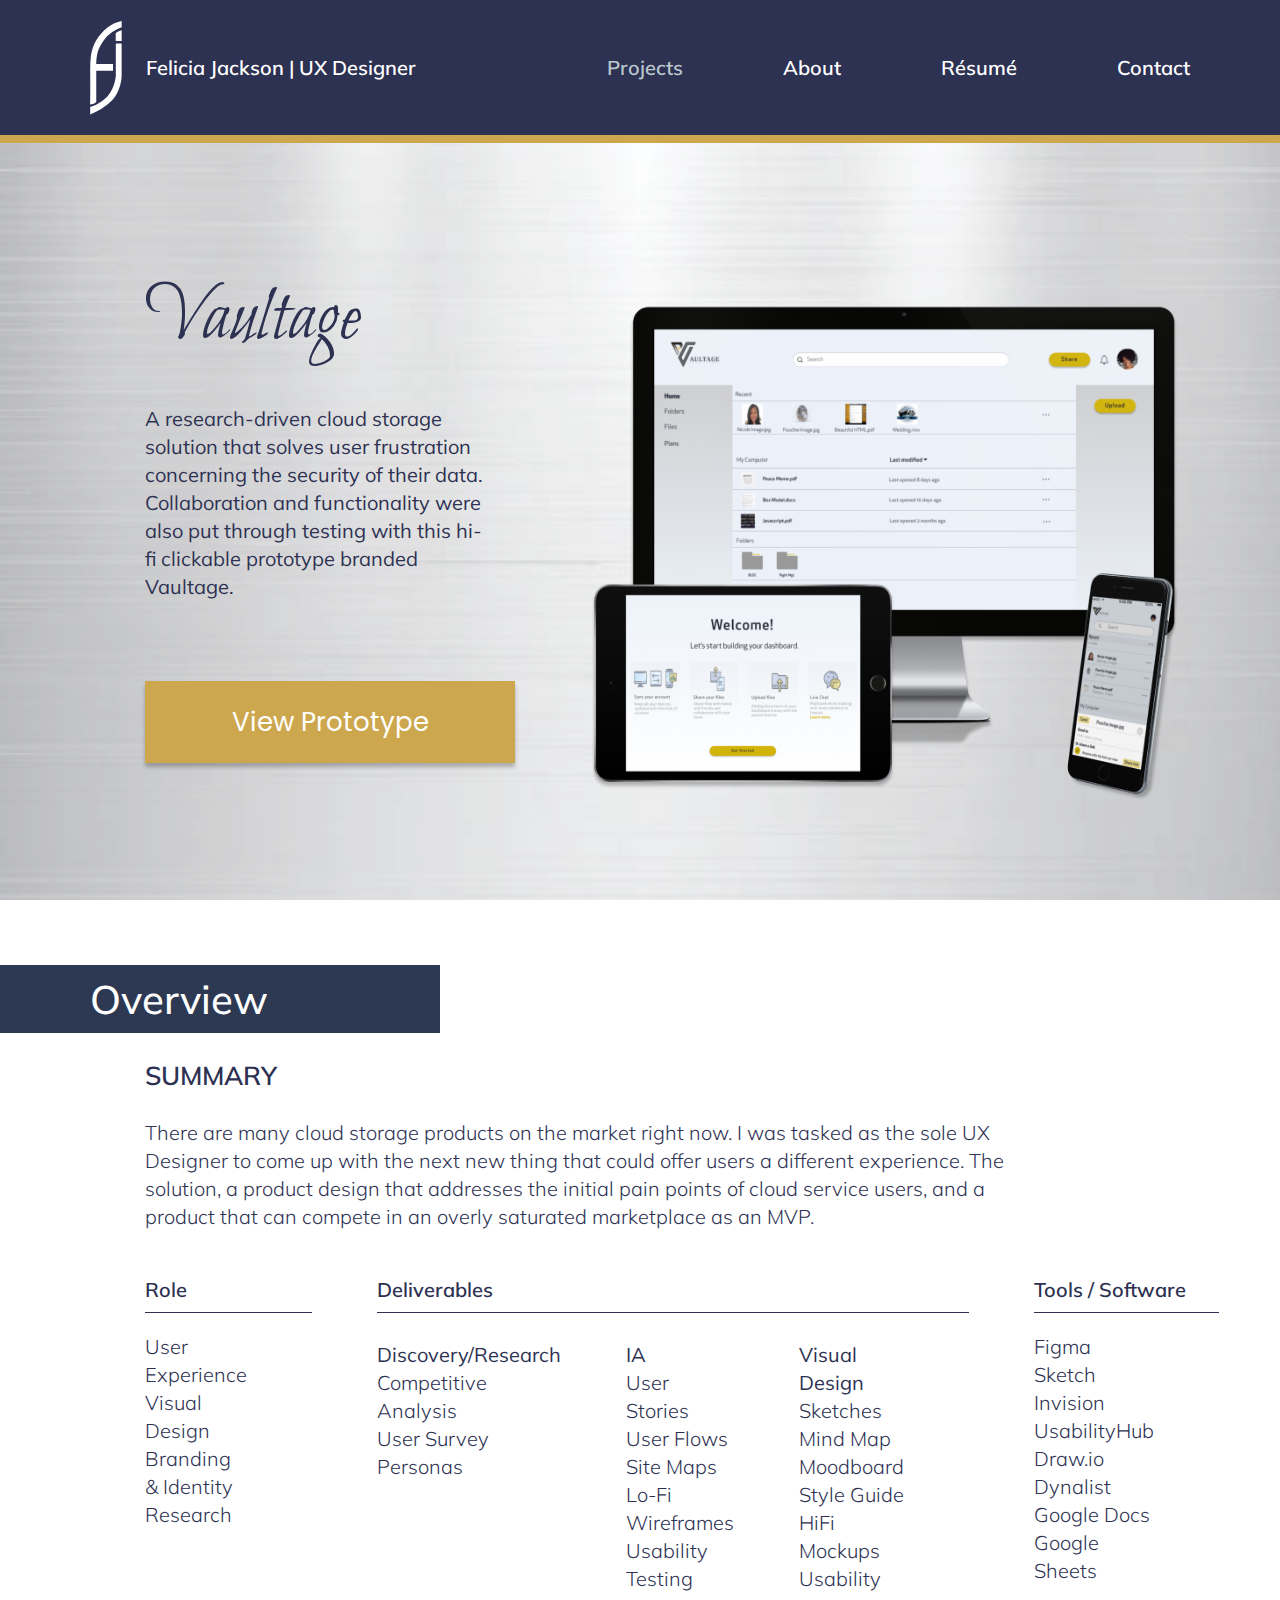
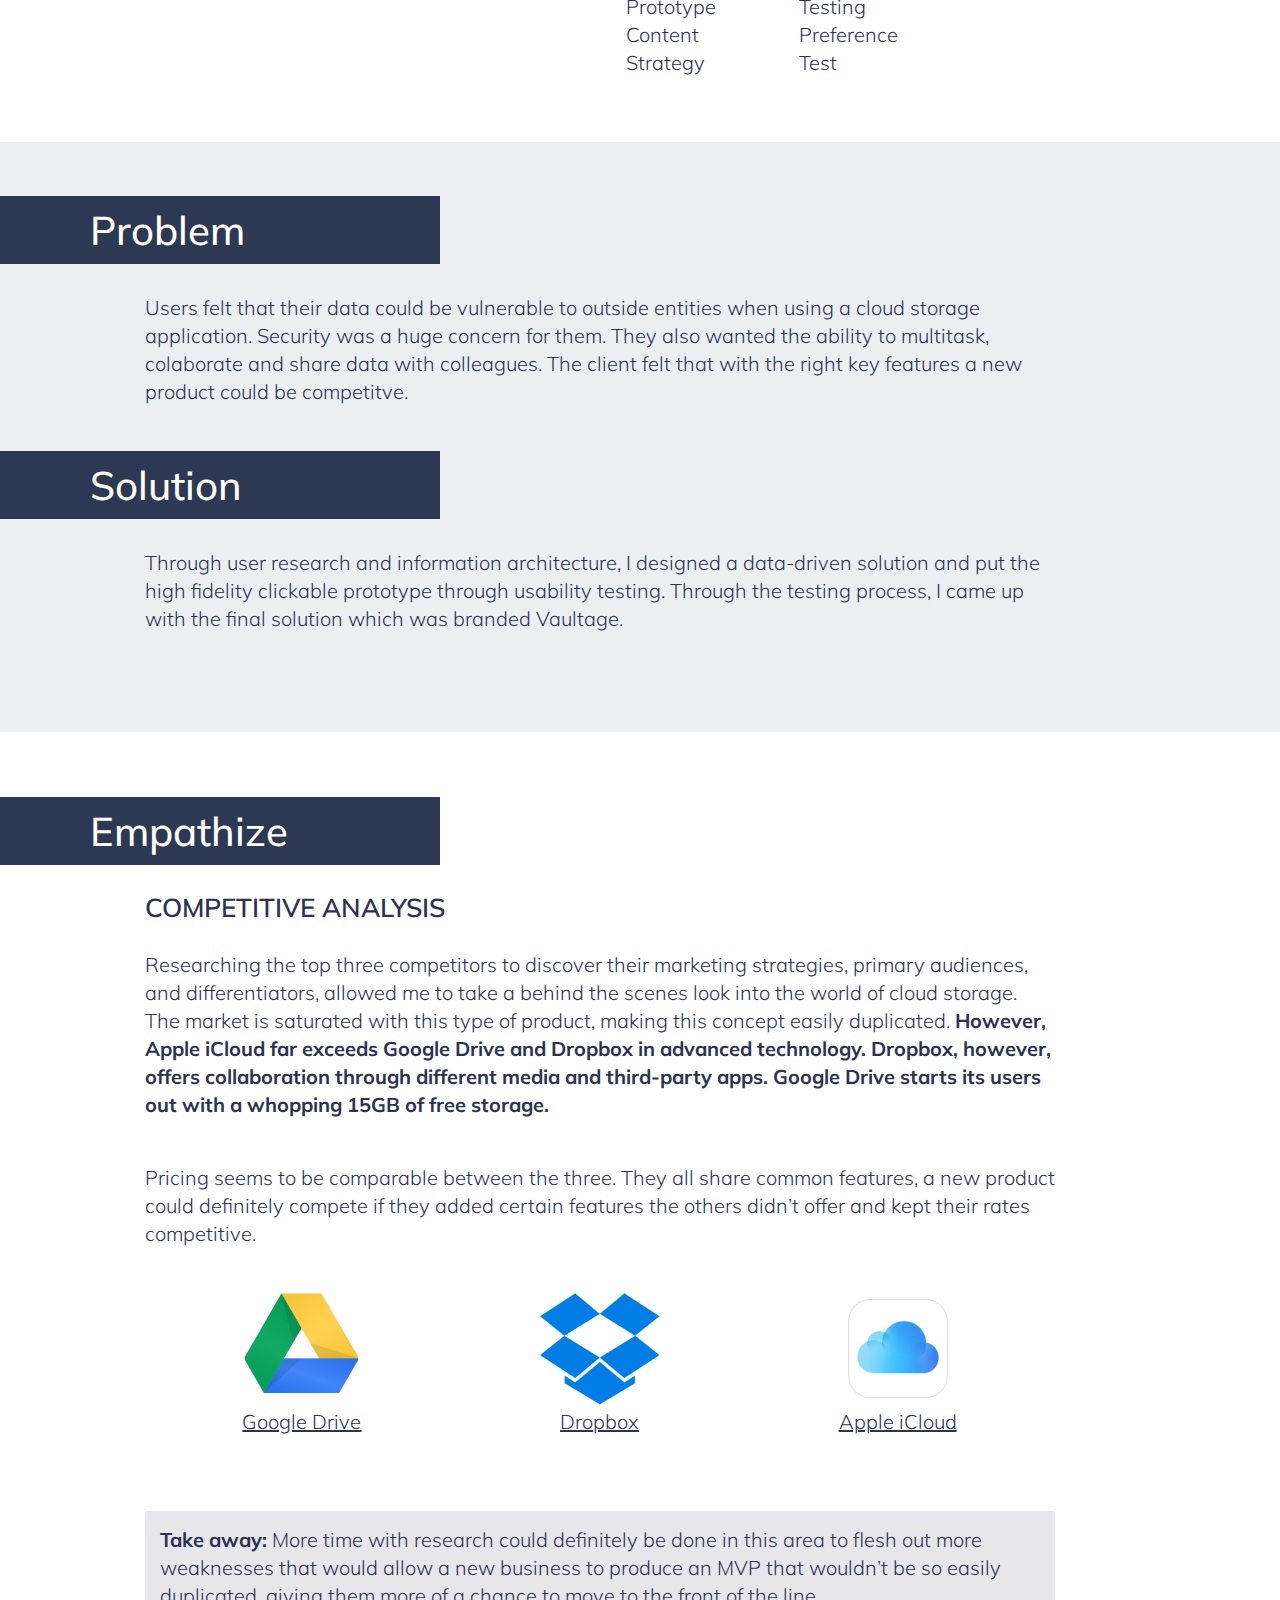
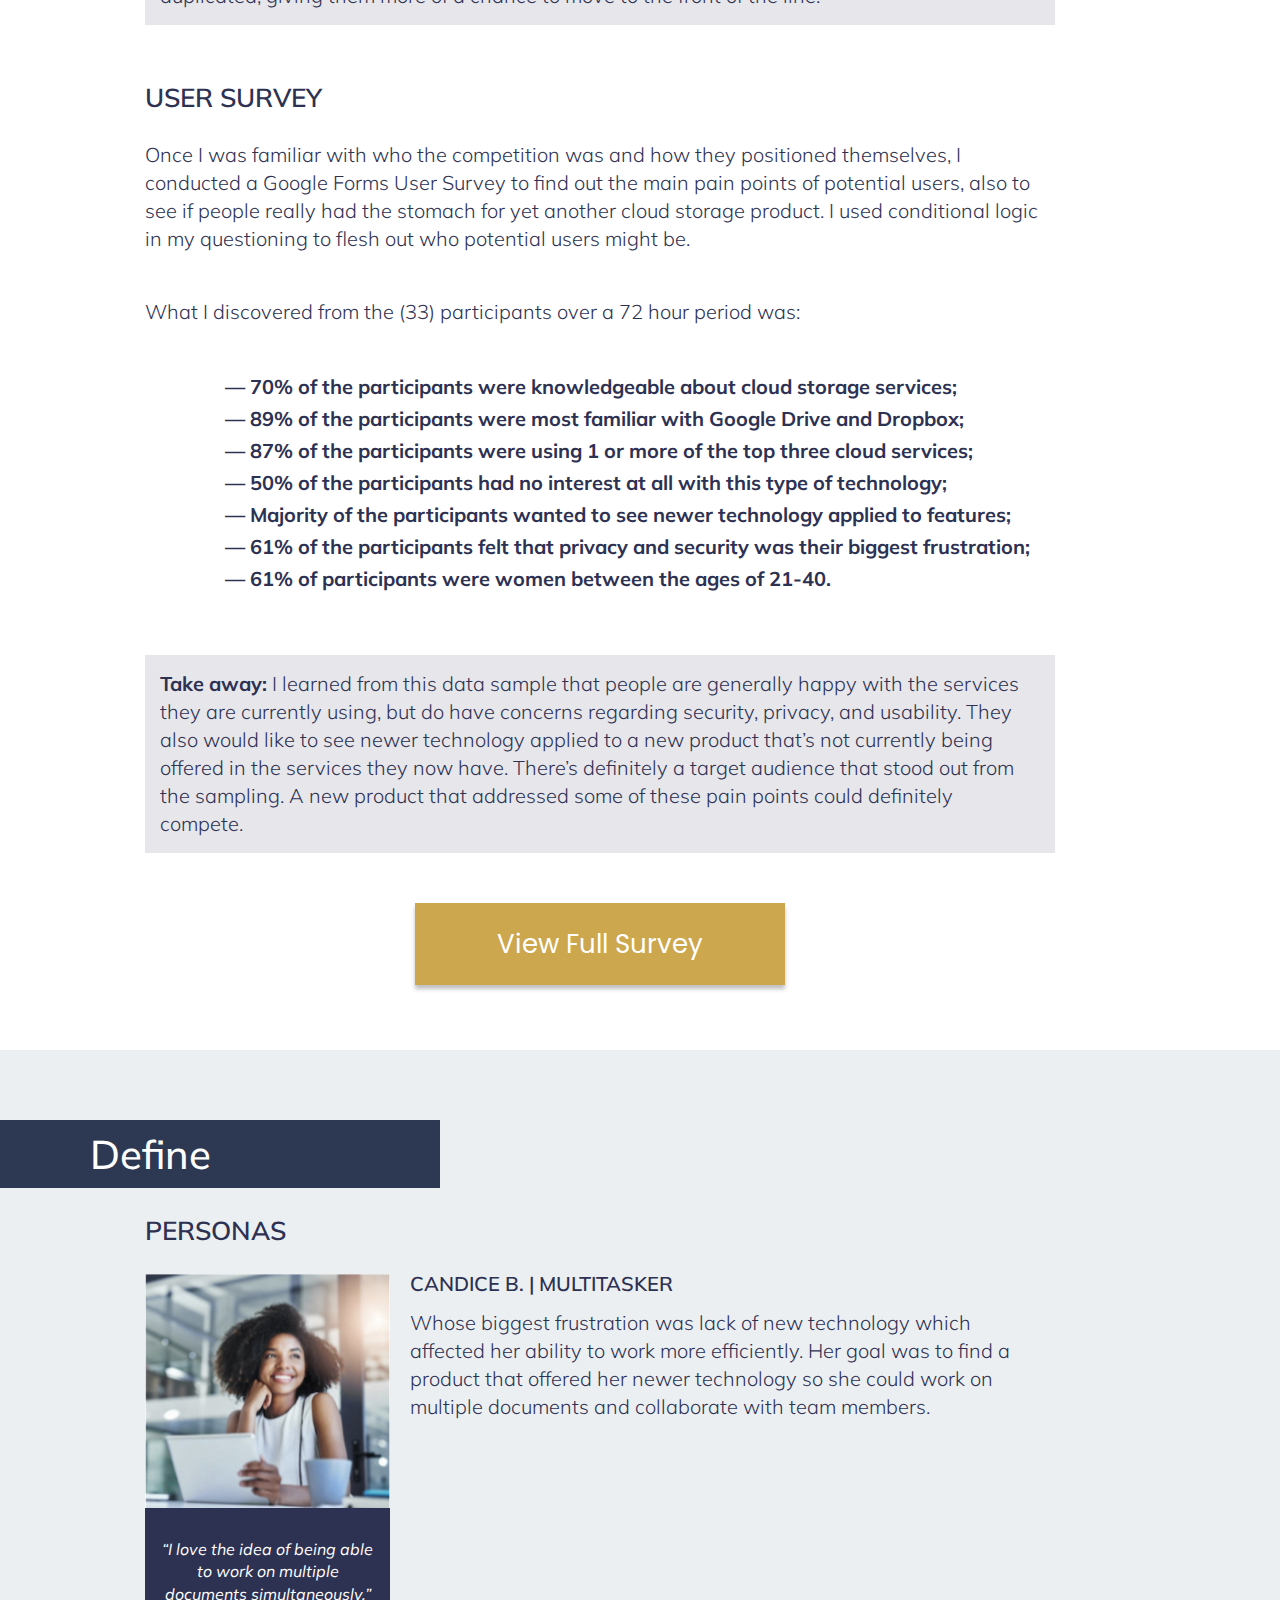
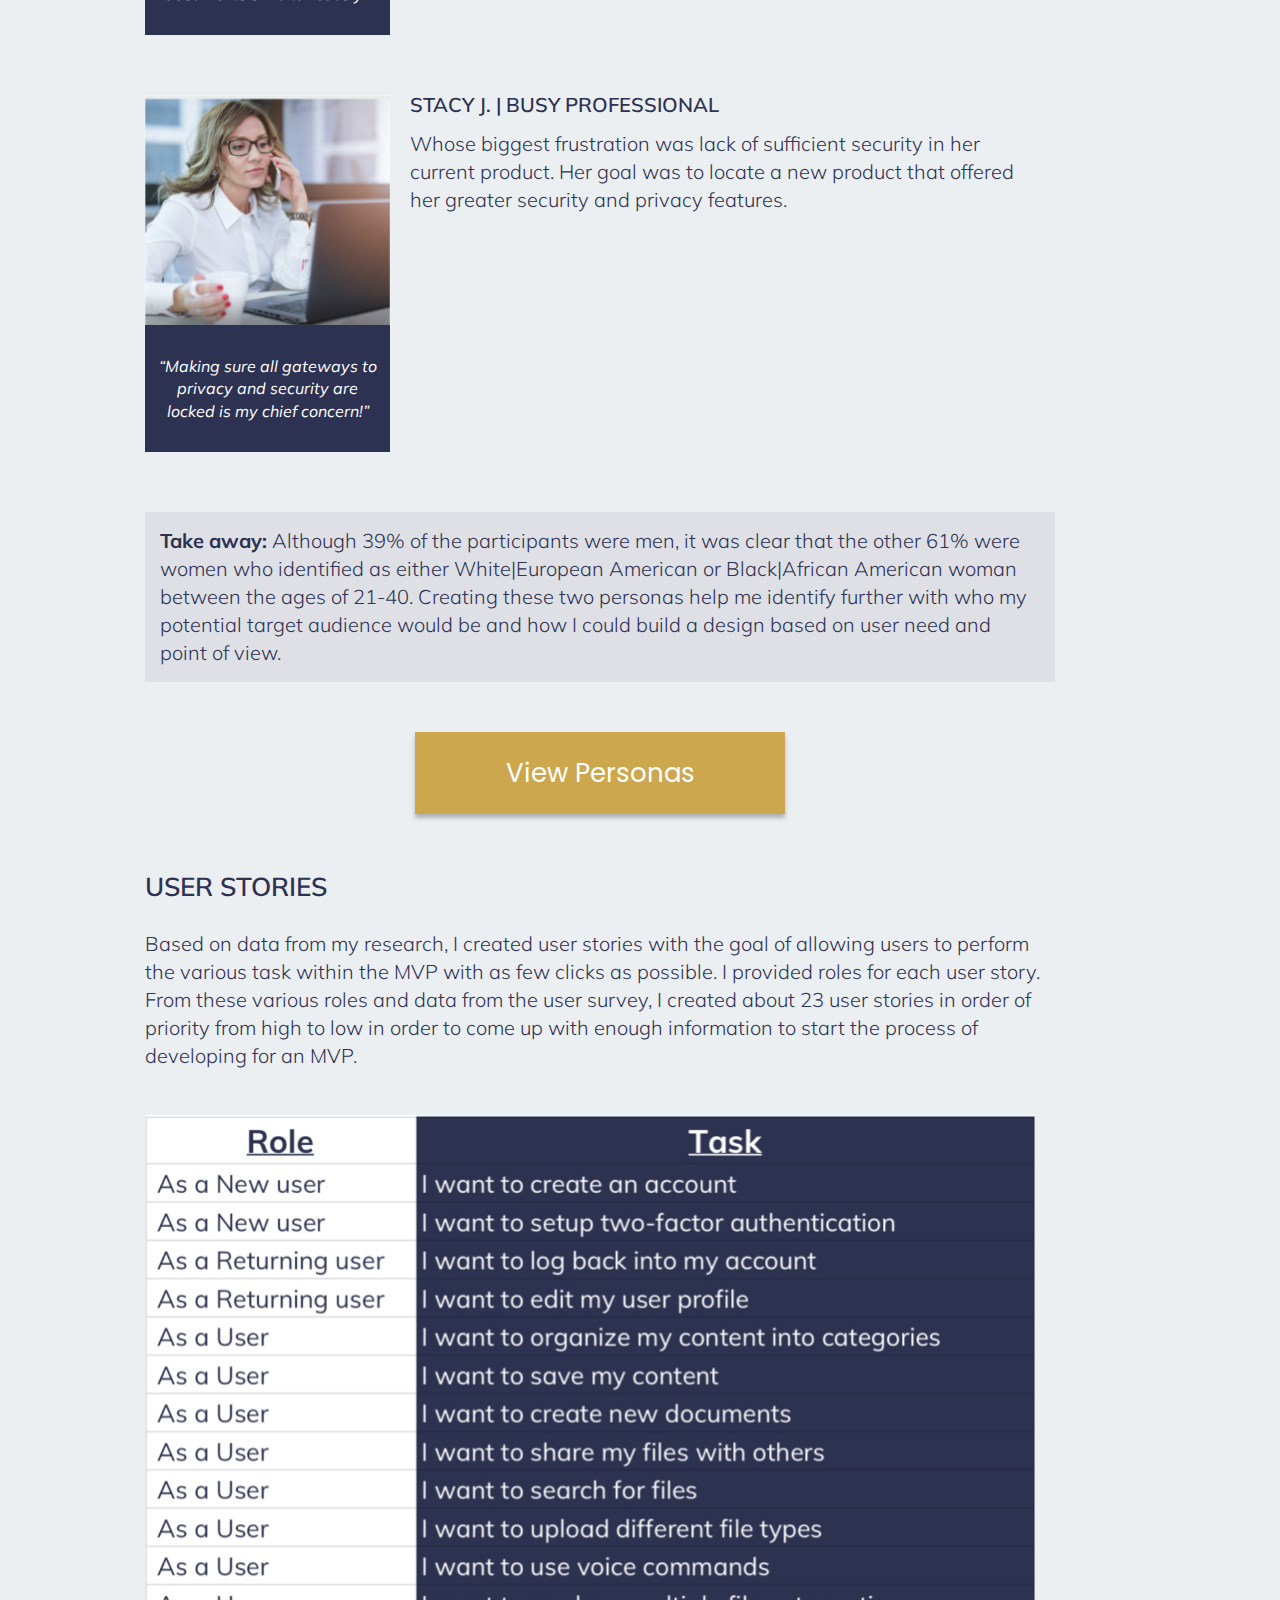
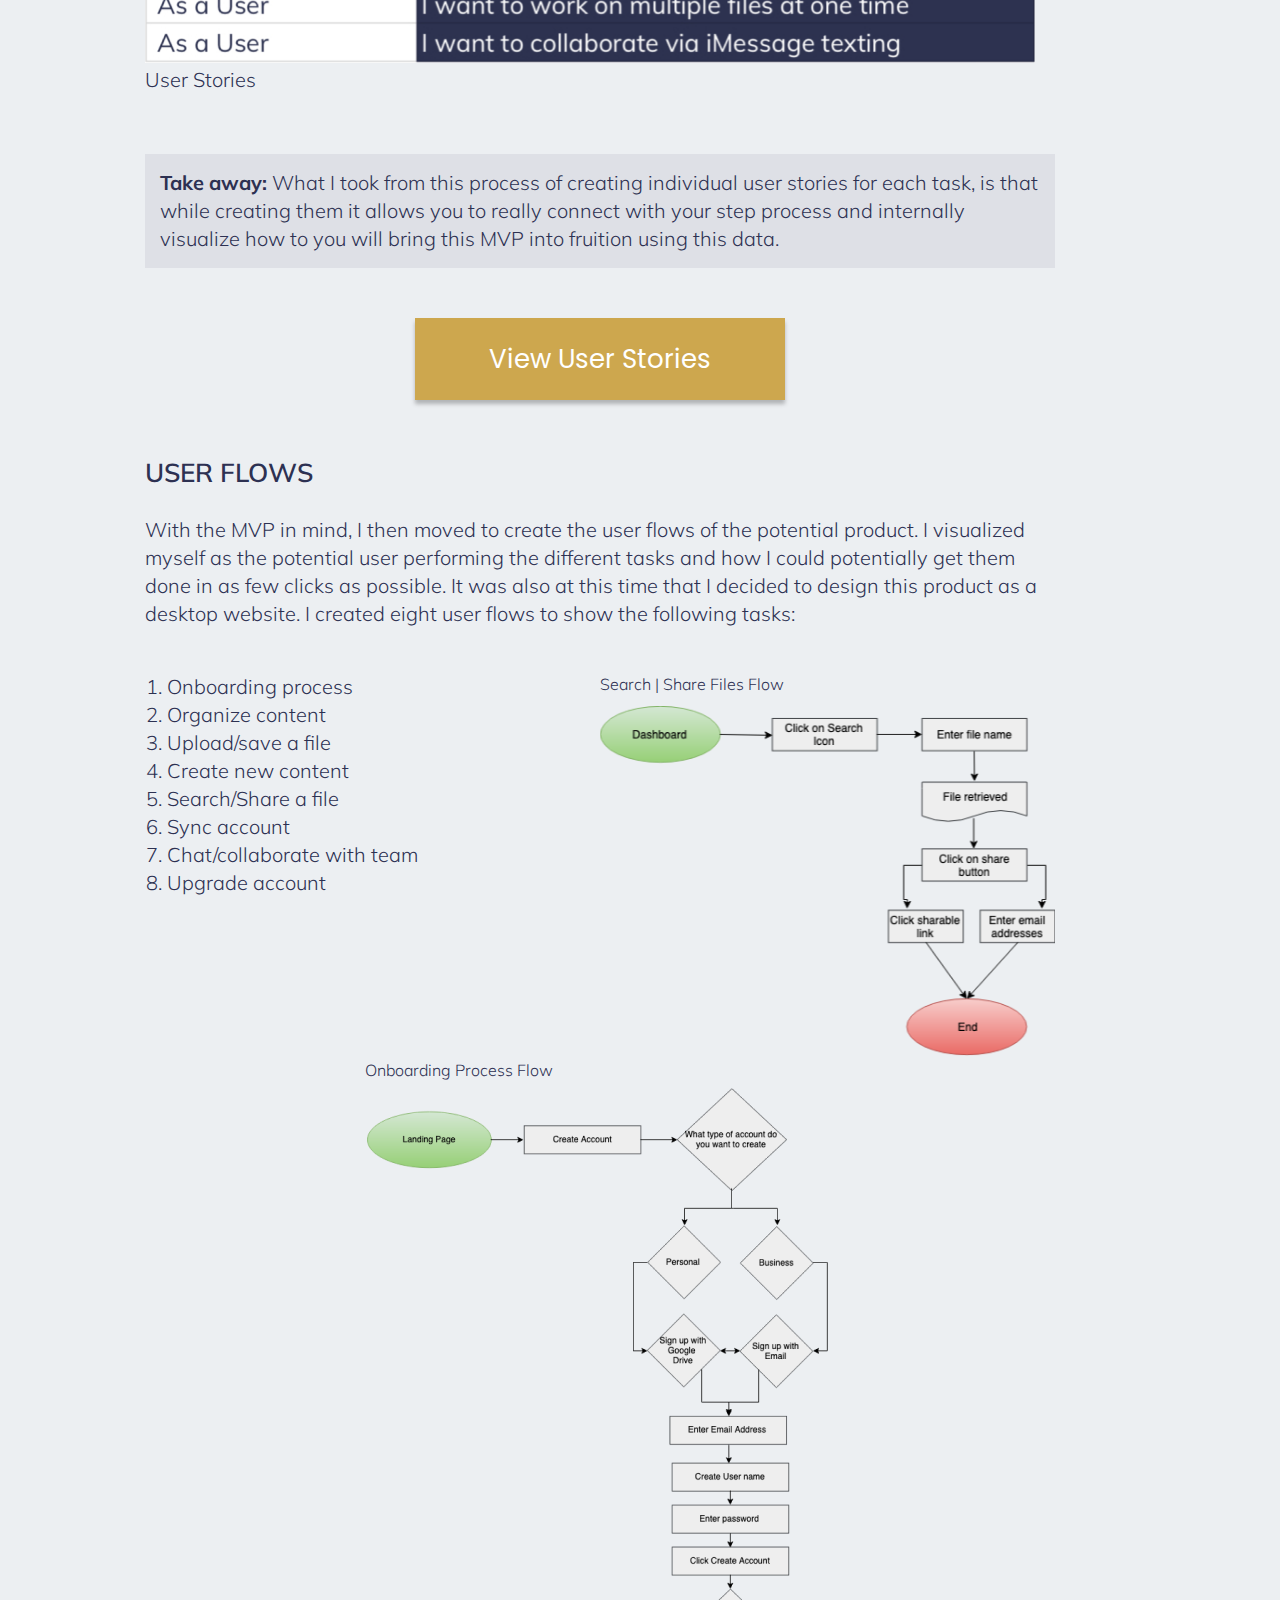
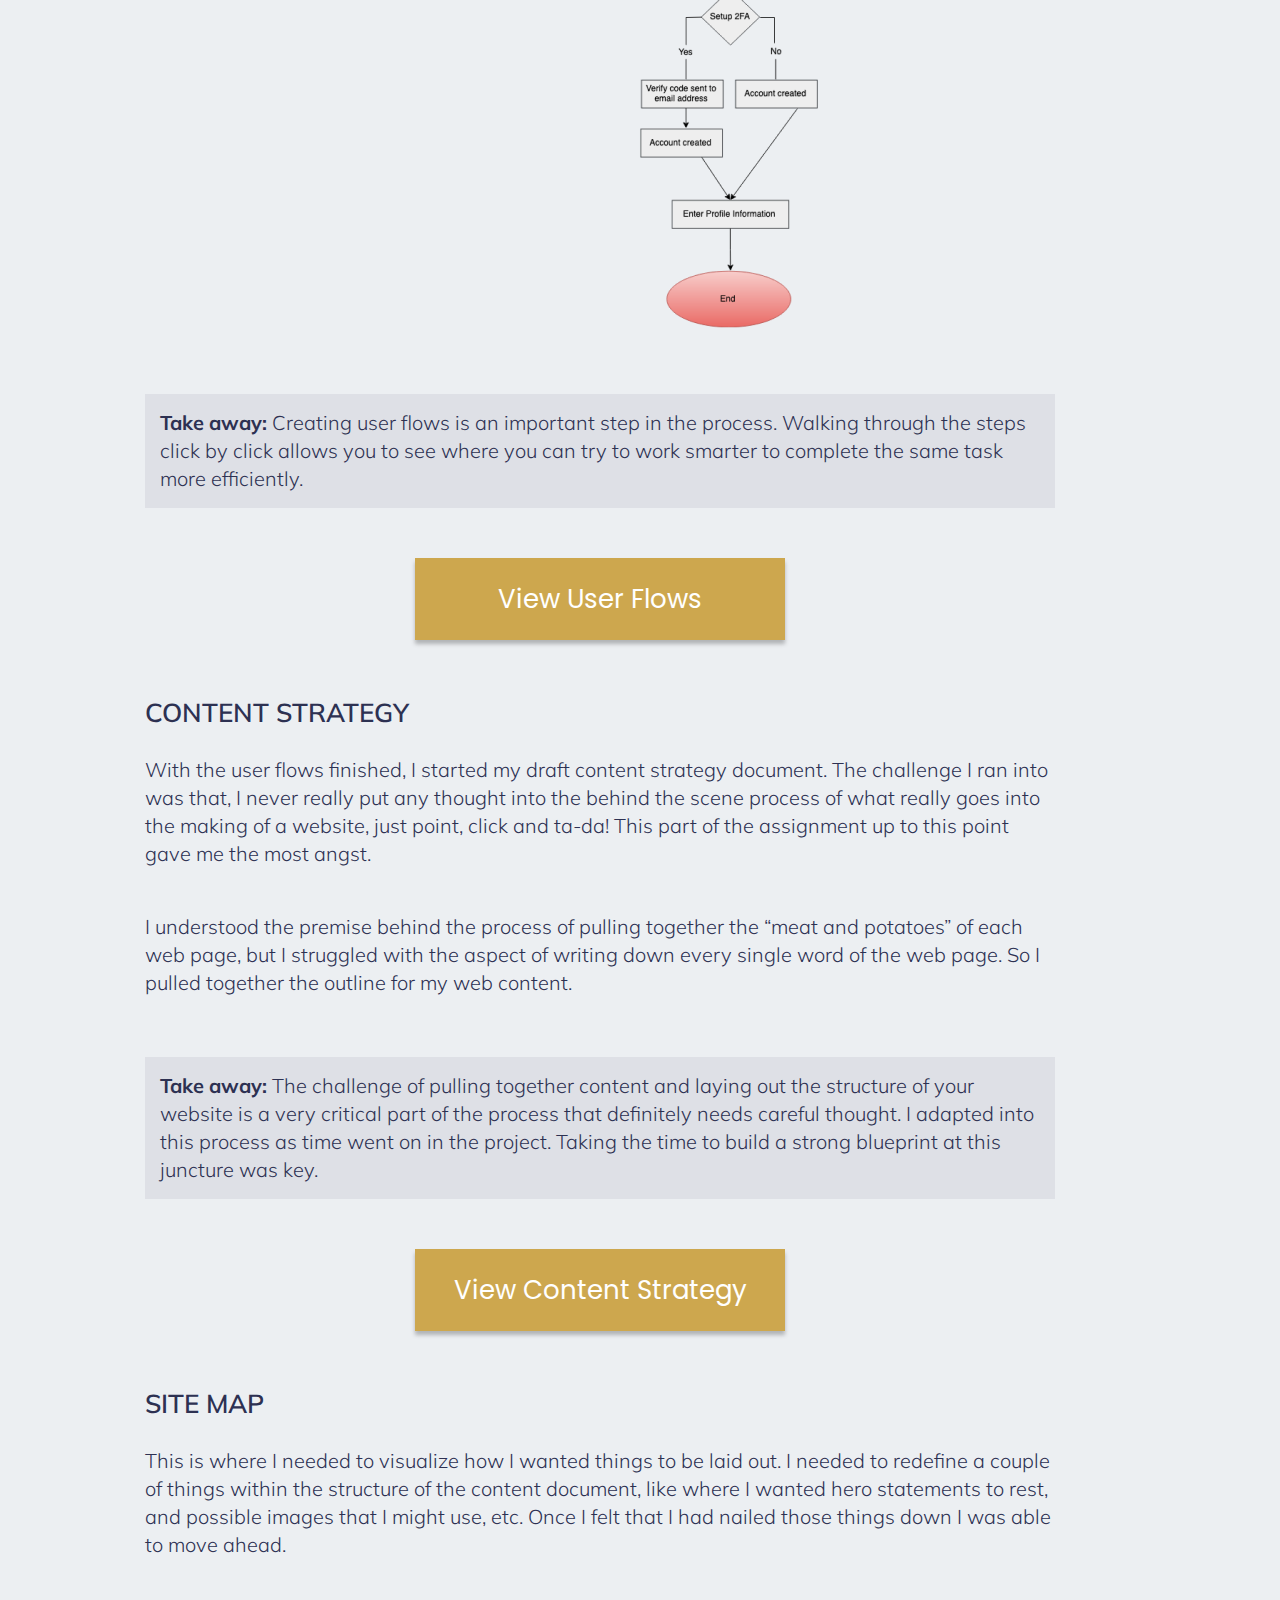
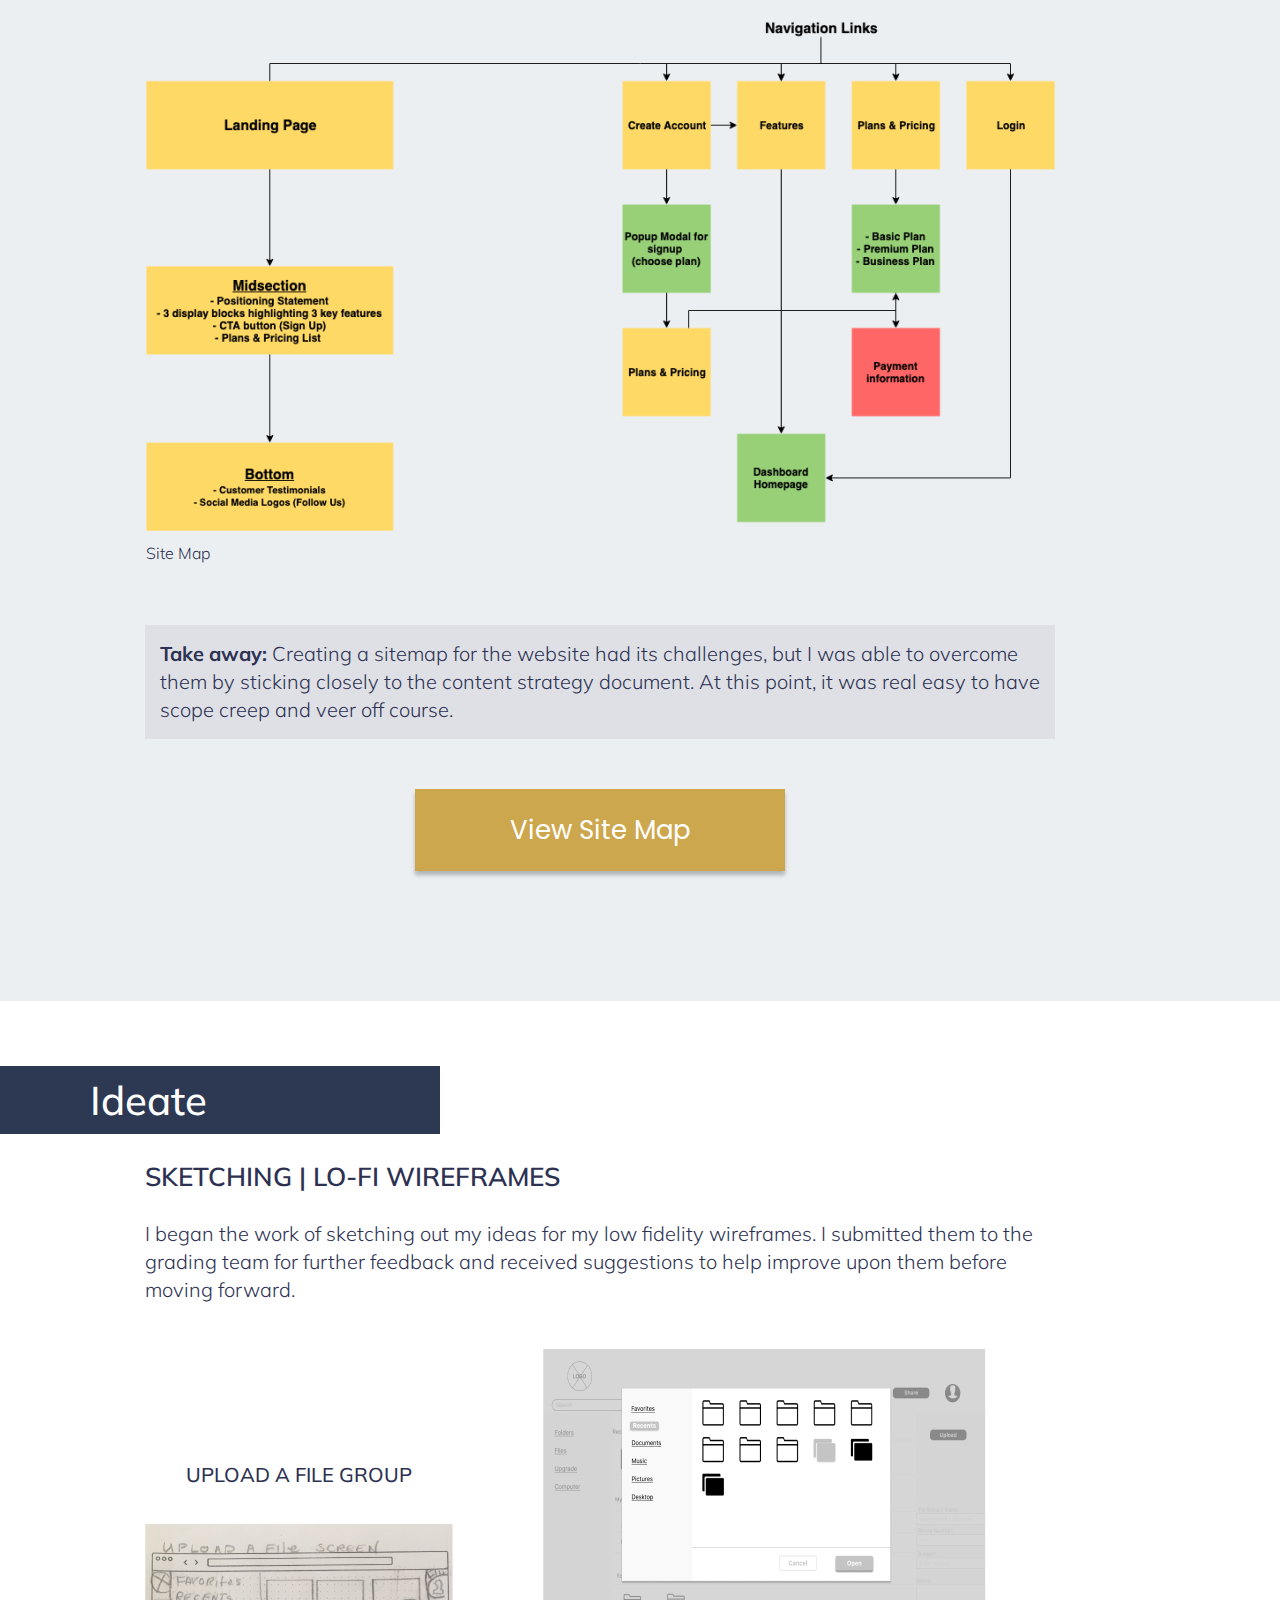
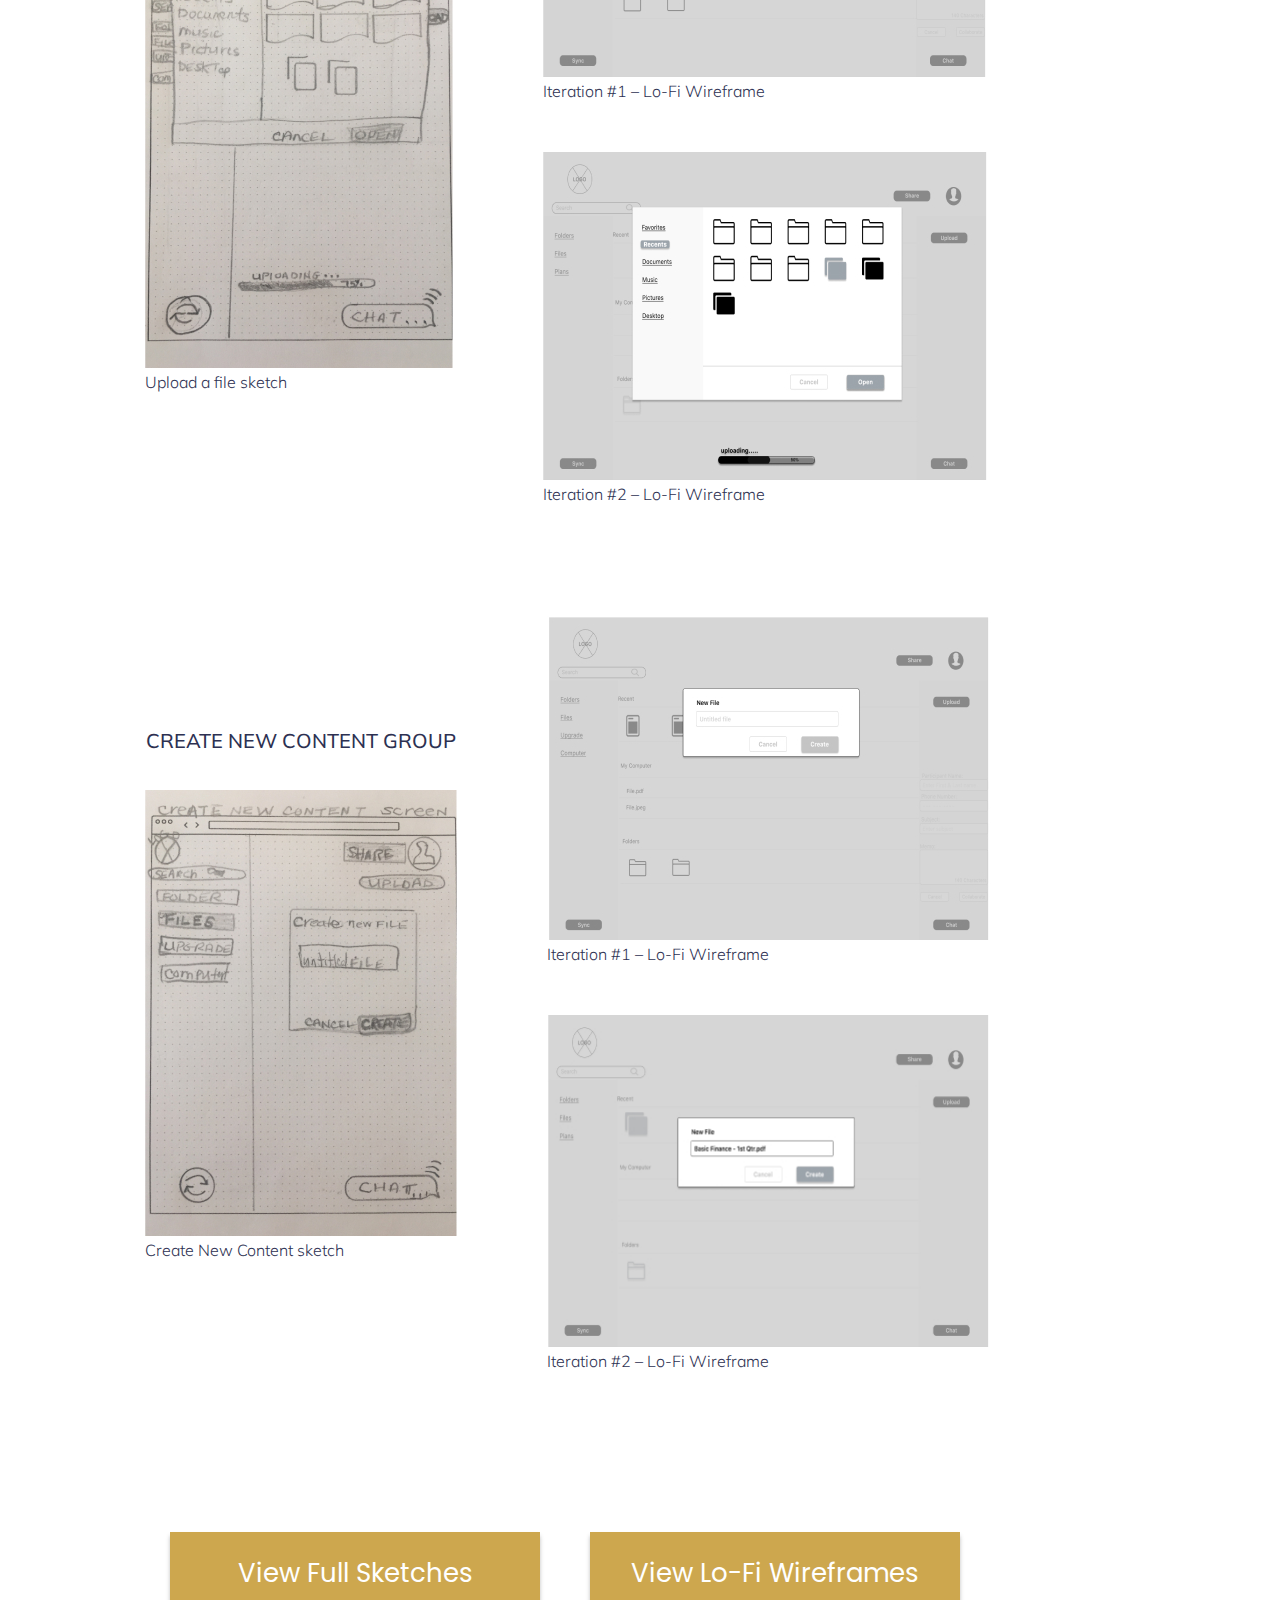
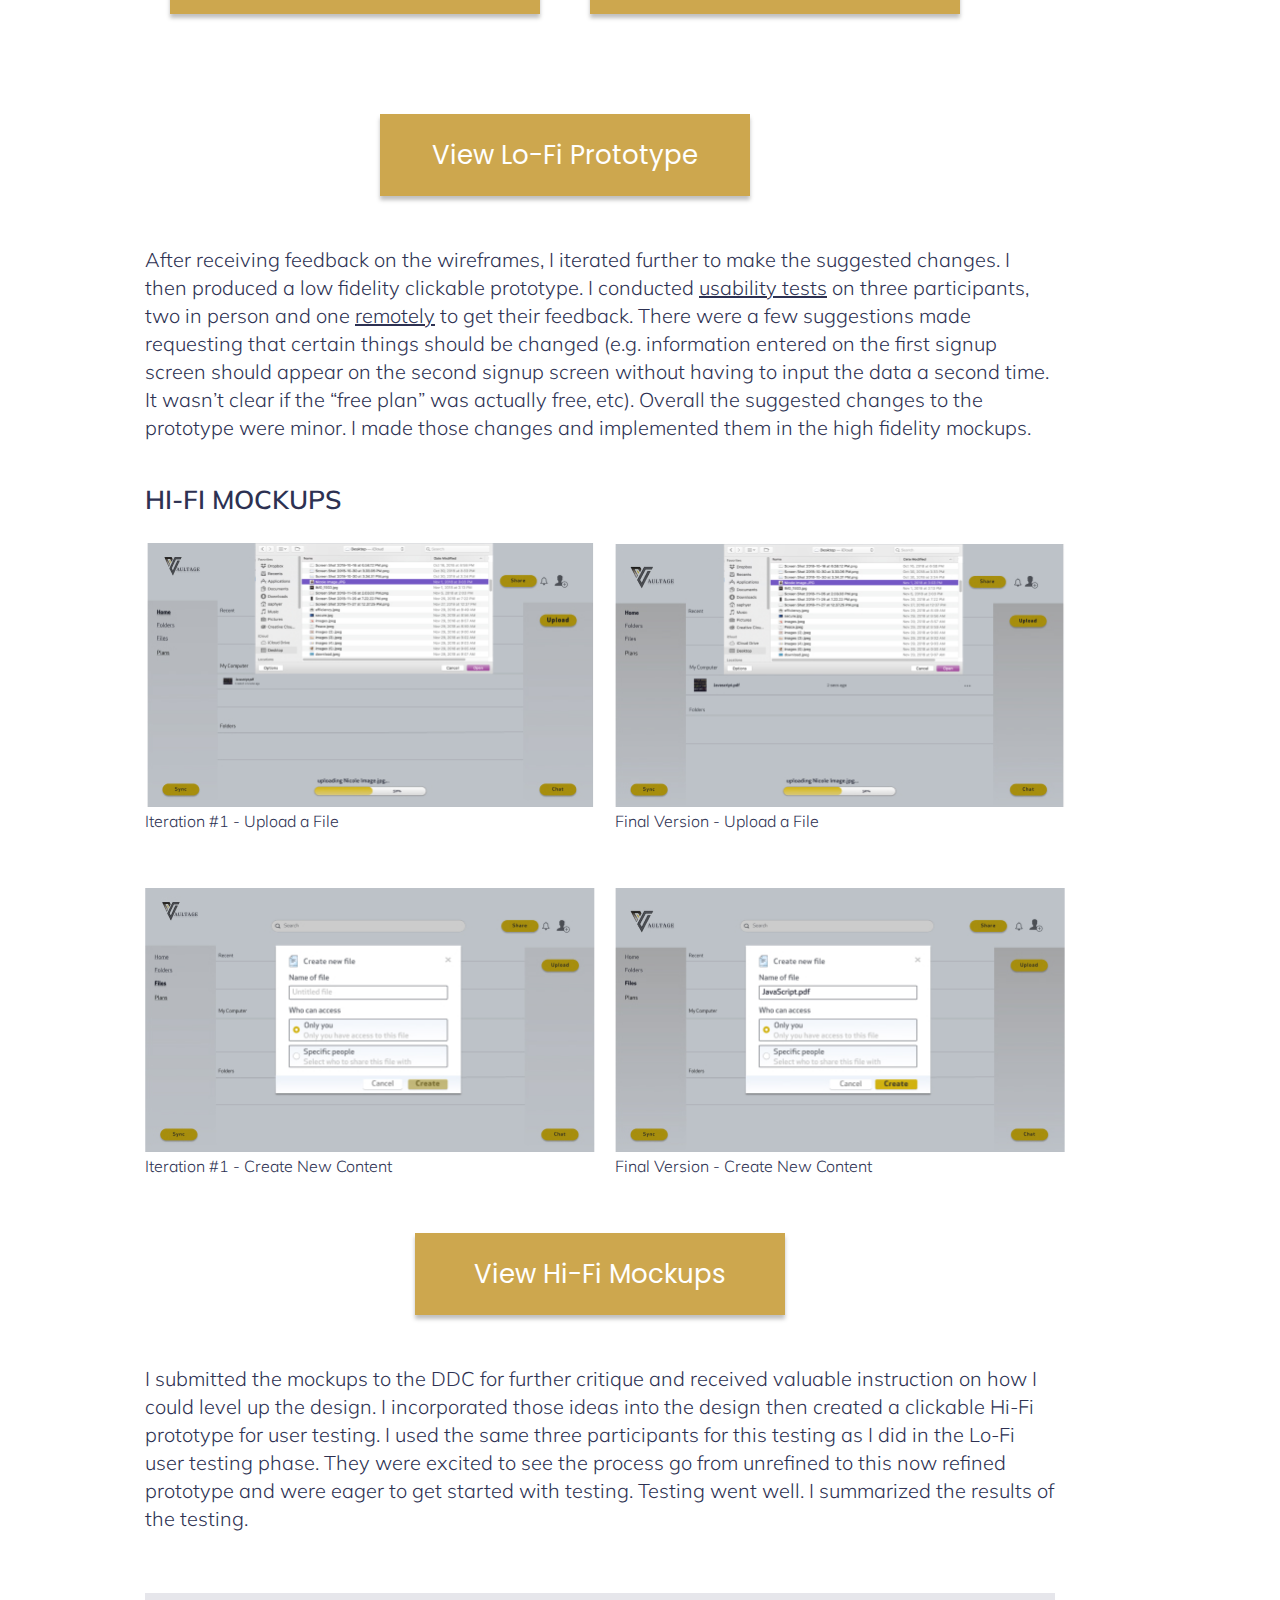
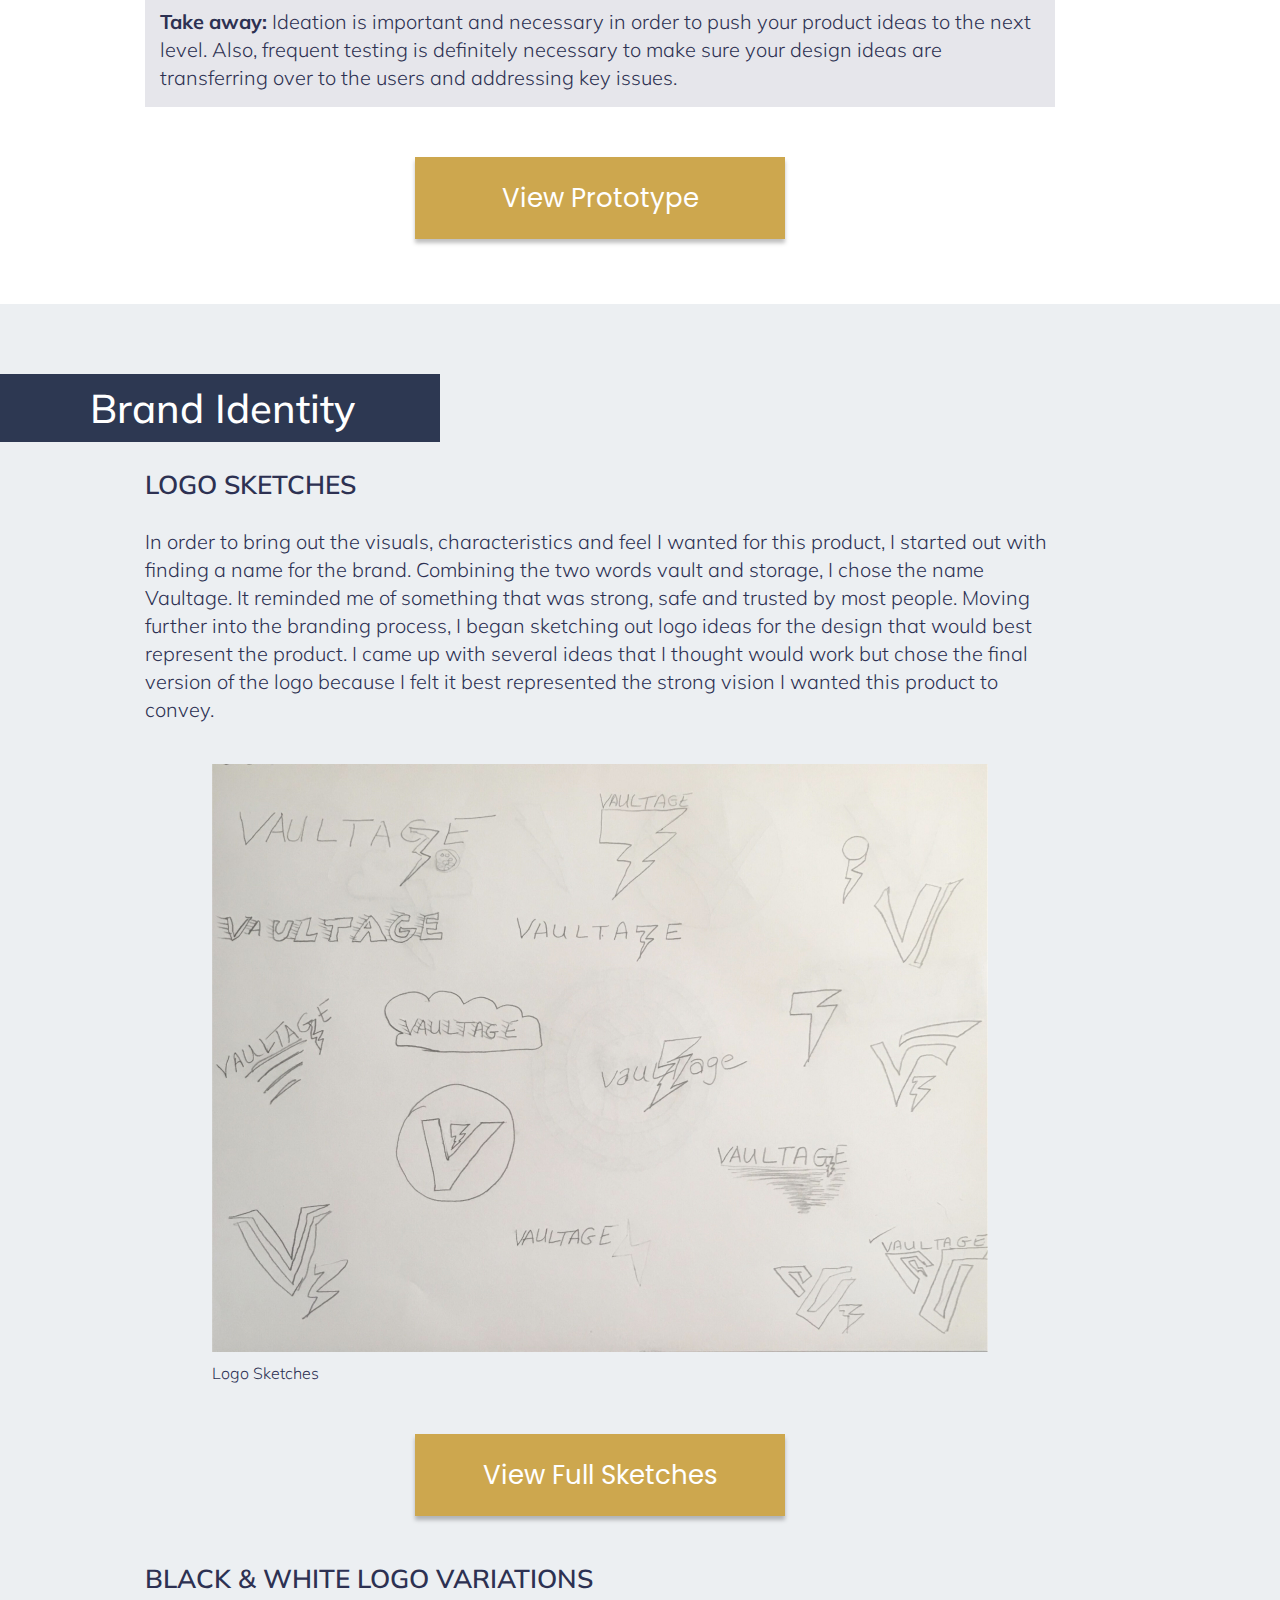
<file: projects/vaultage.html>
<!DOCTYPE html>
<html lang="en">

<head>
  <meta charset="UTF-8">
  <meta name="viewport" content="width=device-width, initial-scale=1.0">
  <meta http-equiv="X-UA-Compatible" content="ie=edge">
  <!-- favicon -->
  <link rel="apple-touch-icon" sizes="180x180" href="../apple-touch-icon.png">
  <link rel="icon" type="image/png" sizes="32x32" href="../favicon-32x32.png">
  <link rel="icon" type="image/png" sizes="16x16" href="../favicon-16x16.png">
  <link rel="manifest" href="../site.webmanifest">
  <link rel="mask-icon" href="../safari-pinned-tab.svg" color="#2d3152">
  <meta name="msapplication-TileColor" content="#2d3152">
  <meta name="theme-color" content="#ffffff">
  <!-- the title that goes on the address bar in the browser -->
  <title>Felicia Jackson - Portfolio</title>
  <!-- stylesheets -->
  <link href="../css/reset.css" type="text/css" rel="stylesheet" />
  <link href="../css/style.css" type="text/css" rel="stylesheet" />
  <!-- Global site tag (gtag.js) - Google Analytics -->
  <script async src="https://www.googletagmanager.com/gtag/js?id=UA-140704388-1"></script>
  <script>
    window.dataLayer = window.dataLayer || [];
    function gtag() { dataLayer.push(arguments); }
    gtag('js', new Date());

    gtag('config', 'UA-140704388-1');
  </script>
</head>

<body id="top">
  <!-- header content -->
  <header class="main-header">
    <!-- logo -->
    <div class="logo-container">
      <a href="../index.html" class="logo-link">
        <img src="../img/logo/logomark-white.svg"
          alt="Felicia Jackson's logo. By clicking on it, you will be redirected to the homepage" />
        <span class="logo-text">Felicia Jackson | UX Designer</span>
      </a>
    </div>
    <button class="hamburger">
      <img src="../img/icons/hamburger.svg"
        alt="Hamburger Menu icon. By tapping on it, you will toggle the mobile navigation">
    </button>
    <!-- top navigation -->
    <nav class="top-navigation">
      <ul class="top-navigation-list">
        <li>
          <a href="../index.html#projects" class="top-navigation-link active">Projects</a>
        </li>
        <li>
          <a href="../about.html" class="top-navigation-link">About</a>
        </li>
        <li>
          <a href="../downloads/resume.pdf" class="top-navigation-link">R&eacute;sum&eacute;</a>
        </li>
        <li>
          <a href="../contact.html" class="top-navigation-link">Contact</a>
        </li>
      </ul>
    </nav>
  </header>
  <!-- hero -->
  <section class="project-hero">
    <div class="text-container">
      <h1 class="hero-title">Vaultage</h1>
      <p class="hero-text">
        A research-driven cloud storage solution that solves user frustration concerning the security of their data.
        Collaboration and functionality were also put through testing with this hi-fi clickable prototype branded
        Vaultage.
      </p>
      <a href="https://invis.io/85PRBE5Z9VC" class="hero-button button hide" target="_blank">View Prototype</a>
    </div>
    <div class="image-container">
      <img src="../img/projects/vaultage/hero.png"
        srcset="../img/projects/vaultage/hero.png 1x, ../img/projects/vaultage/hero@2x.png 2x"
        alt="A responsive showcase mockup with screenshots of the mobile, iPad and Desktop UI" />
      <a href="https://invis.io/85PRBE5Z9VC" class="hero-button button show" target="_blank">View Prototype</a>
    </div>
  </section>
  <!-- back to top button -->
  <a class="back-to-top hidden" href="#top">TOP</a>
  <!-- overview -->
  <section class="section overview">
    <div class="title-container section-title-container">
      <h3 class="title section-title">Overview</h3>
    </div>
    <div class="section-container section-text-container">
      <h5 class="section-subtitle">
        Summary
      </h5>
      <p class="section-text project-text">
        There are many cloud storage products on the market right now. I was tasked as the sole UX Designer to come up
        with the
        next new thing that could offer users a different experience. The solution, a product design that addresses the
        initial
        pain points of cloud service users, and a product that can compete in an overly saturated marketplace as an MVP.
      </p>
    </div>
    <!-- roles, deliverables, tools -->
    <ul class="section-tables section-container">
      <li class="one-quarter">
        <h6 class="project-text table-title">Role</h6>
        <hr>
        <ol class="table-items">
          <li class="project-text">User Experience</li>
          <li class="project-text">Visual Design</li>
          <li class="project-text">Branding &amp; Identity</li>
          <li class="project-text">Research</li>
        </ol>
      </li>
      <li class="two-quarters">
        <h6 class="project-text table-title">Deliverables</h6>
        <hr>
        <div class="table-container">
          <ol class="table-items">
            <li class="project-text"><strong>Discovery/Research</strong></li>
            <li class="project-text">Competitive Analysis</li>
            <li class="project-text">User Survey</li>
            <li class="project-text">Personas</li>
          </ol>
          <ol class="table-items">
            <li class="project-text"><strong>IA</strong></li>
            <li class="project-text">User Stories</li>
            <li class="project-text">User Flows</li>
            <li class="project-text">Site Maps</li>
            <li class="project-text">Lo-Fi Wireframes</li>
            <li class="project-text">Usability Testing</li>
            <li class="project-text">Prototype</li>
            <li class="project-text">Content Strategy</li>
          </ol>
          <ol class="table-items">
            <li class="project-text"><strong>Visual Design</strong></li>
            <li class="project-text">Sketches</li>
            <li class="project-text">Mind Map</li>
            <li class="project-text">Moodboard</li>
            <li class="project-text">Style Guide</li>
            <li class="project-text">HiFi Mockups</li>
            <li class="project-text">Usability Testing</li>
            <li class="project-text">Preference Test</li>
          </ol>
        </div>
      </li>
      <li class="one-quarter">
        <h6 class="project-text table-title">Tools / Software</h6>
        <hr>
        <ol class="table-items">
          <li class="project-text">Figma</li>
          <li class="project-text">Sketch</li>
          <li class="project-text">Invision</li>
          <li class="project-text">UsabilityHub</li>
          <li class="project-text">Draw.io</li>
          <li class="project-text">Dynalist</li>
          <li class="project-text">Google Docs</li>
          <li class="project-text">Google Sheets</li>
        </ol>
      </li>
    </ul>
  </section>
  <!-- problem/solution -->
  <section class="section problem-solution">
    <div class="title-container section-title-container">
      <h3 class="title section-title">Problem</h3>
    </div>
    <div class="section-container section-text-container">
      <p class="section-text project-text">
        Users felt that their data could be vulnerable to outside entities when using a cloud storage application.
        Security was
        a huge concern for them. They also wanted the ability to multitask, colaborate and share data with colleagues.
        The
        client felt that with the right key features a new product could be competitve.
      </p>
    </div>
    <div class="title-container section-title-container">
      <h3 class="title section-title">Solution</h3>
    </div>
    <div class="section-container section-text-container">
      <p class="section-text project-text">
        Through user research and information architecture, I designed a data-driven solution and put the high fidelity
        clickable prototype through usability testing. Through the testing process, I came up with the final solution
        which was
        branded Vaultage.
      </p>
    </div>
  </section>
  <!-- empathize -->
  <section class="section empathize">
    <div class="title-container section-title-container">
      <h3 class="title section-title">Empathize</h3>
    </div>
    <div class="section-container section-text-container">
      <h5 class="section-subtitle">
        competitive analysis
      </h5>
      <p class="section-text project-text">
        Researching the top three competitors to discover their marketing strategies, primary audiences, and
        differentiators,
        allowed me to take a behind the scenes look into the world of cloud storage. The market is saturated with this
        type of
        product, making this concept easily duplicated. <strong>However, Apple iCloud far exceeds Google Drive and
          Dropbox in advanced
          technology. Dropbox, however, offers collaboration through different media and third-party apps. Google Drive
          starts its
          users out with a whopping 15GB of free storage.</strong>
      </p>
      <p class="section-text project-text">
        Pricing seems to be comparable between the three. They all share common features, a new product could definitely
        compete
        if they added certain features the others didn’t offer and kept their rates competitive.
      </p>
      <ul class="competitive-analysis">
        <li>
          <div class="competitor-image">
            <img src="../img/projects/vaultage/competitive-analysis/google-drive.jpg" alt="Google Drive Logo"
              srcset="../img/projects/vaultage/competitive-analysis/google-drive.jpg 1x, ../img/projects/vaultage/competitive-analysis/google-drive@2x.jpg 2x">
          </div>
          <a href="https://docs.google.com/document/d/1KeI_oqHWWV_MRJELBVR9ColtK_6dQIEaciCr8MNW02k/edit?usp=sharing"
            class="competitor-name project-text">Google Drive</a>
        </li>
        <li>
          <div class="competitor-image">
            <img src="../img/projects/vaultage/competitive-analysis/dropbox.jpg" alt="Dropbox Logo"
              srcset="../img/projects/vaultage/competitive-analysis/dropbox.jpg 1x, ../img/projects/vaultage/competitive-analysis/dropbox@2x.jpg 2x">
          </div>
          <a href="https://docs.google.com/document/d/1fMegOu1BLd7nYJhNOZrWhAwW_c6XbdIeLay3R4VVgNA/edit?usp=sharing"
            class="competitor-name project-text">Dropbox</a>
        </li>
        <li>
          <div class="competitor-image">
            <img src="../img/projects/vaultage/competitive-analysis/icloud.jpg" alt="Apple iCloud Logo"
              srcset="../img/projects/vaultage/competitive-analysis/icloud.jpg 1x, ../img/projects/vaultage/competitive-analysis/icloud@2x.jpg 2x">
          </div>
          <a href="https://docs.google.com/document/d/1MbVJd6gRTT10jFC1YNTzT_GwnCw04yGgfiM_siRPG4M/edit?usp=sharing"
            class="competitor-name project-text">Apple iCloud</a>
        </li>
      </ul>
      <div class="take-away">
        <p class="project-text">
          <strong>Take away:</strong> More time with research could definitely be done in this area to flesh out more
          weaknesses that would allow a
          new business to produce an MVP that wouldn’t be so easily duplicated, giving them more of a chance to move to
          the front
          of the line.
        </p>
      </div>
      <div class="section-text-container">
        <h5 class="section-subtitle">
          user survey
        </h5>
        <p class="section-text project-text">
          Once I was familiar with who the competition was and how they positioned themselves, I conducted a Google
          Forms User
          Survey to find out the main pain points of potential users, also to see if people really had the stomach for
          yet another
          cloud storage product. I used conditional logic in my questioning to flesh out who potential users might be.
        </p>
        <p class="section-text project-text">
          What I discovered from the (33) participants over a 72 hour period was:
        </p>
        <ol class="survey-findings">
          <li class="project-text">
            <strong>&mdash; 70% of the participants were knowledgeable about cloud storage services;</strong>
          </li>
          <li class="project-text">
            <strong>&mdash; 89% of the participants were most familiar with Google Drive and Dropbox;</strong>
          </li>
          <li class="project-text">
            <strong>&mdash; 87% of the participants were using 1 or more of the top three cloud services;</strong>
          </li>
          <li class="project-text">
            <strong>&mdash; 50% of the participants had no interest at all with this type of technology;</strong>
          </li>
          <li class="project-text">
            <strong>&mdash; Majority of the participants wanted to see newer technology applied to features;</strong>
          </li>
          <li class="project-text">
            <strong>&mdash; 61% of the participants felt that privacy and security was their biggest
              frustration;</strong>
          </li>
          <li class="project-text">
            <strong>&mdash; 61% of participants were women between the ages of 21-40.</strong>
          </li>
        </ol>
        <div class="take-away">
          <p class="project-text">
            <strong>Take away:</strong> I learned from this data sample that people are generally happy with the
            services
            they are currently using, but do have
            concerns regarding security, privacy, and usability. They also would like to see newer technology applied to
            a
            new
            product that’s not currently being offered in the services they now have. There’s definitely a target
            audience
            that
            stood out from the sampling. A new product that addressed some of these pain points could definitely
            compete.
          </p>
          <a href="https://docs.google.com/document/d/1_ftjGEWVvfF805fVIX3jkqMRiQ7gDDsHnGKlMnVhJow/edit?usp=sharing"
            class="button project-cta" target="_blank">View Full Survey</a>
        </div>
      </div>
    </div>
  </section>
  <!-- define -->
  <section class="section define">
    <div class="title-container section-title-container">
      <h3 class="title section-title">Define</h3>
    </div>
    <div class="section-container section-text-container">
      <h5 class="section-subtitle">
        personas
      </h5>
    </div>
    <ul class="personas">
      <li class="persona">
        <div class="image-container">
          <img src="../img/projects/vaultage/personas/persona-1.jpg" alt="Persona Number 1, Candice B."
            srcset="../img/projects/vaultage/personas/persona-1.jpg 1x, ../img/projects/vaultage/personas/persona-1@2x.jpg 2x">
          <blockquote>
            “I love the idea of being able to work on multiple documents simultaneously.”
          </blockquote>
        </div>
        <div class="text-container">
          <h5 class="section-subtitle persona-title">
            candice b. | multitasker
          </h5>
          <p class="section-text project-text">
            Whose biggest frustration was lack of new technology which affected her ability to work more efficiently.
            Her goal was
            to find a product that offered her newer technology so she could work on multiple documents and collaborate
            with team
            members.
          </p>
        </div>
      </li>
      <li class="persona">
        <div class="image-container">
          <img src="../img/projects/vaultage/personas/persona-2.jpg" alt="Persona Number 2, Stacy J."
            srcset="../img/projects/vaultage/personas/persona-2.jpg 1x, ../img/projects/vaultage/personas/persona-2@2x.jpg 2x">
          <blockquote>
            “Making sure all gateways to privacy and security are locked is my chief concern!”
          </blockquote>
        </div>
        <div class="text-container">
          <h5 class="section-subtitle persona-title">
            stacy j. | busy professional
          </h5>
          <p class="section-text project-text">
            Whose biggest frustration was lack of sufficient security in her current product. Her goal was to locate a
            new product
            that offered her greater security and privacy features.
          </p>
        </div>
      </li>
      <div class="take-away">
        <p class="project-text">
          <strong>Take away:</strong> Although 39% of the participants were men, it was clear that the other 61% were
          women who identified as either
          White|European American or Black|African American woman between the ages of 21-40. Creating these two personas
          help me
          identify further with who my potential target audience would be and how I could build a design based on user
          need and
          point of view.
        </p>
        <a href="https://www.figma.com/file/R4i7GBWYkk2rxSCmzpFkYhkO/Cloud-Storage-Personas?node-id=0%3A1"
          class="button project-cta" target="_blank">View Personas</a>
      </div>
    </ul>
    <div class="section-container section-text-container">
      <h5 class="section-subtitle">
        user stories
      </h5>
      <p class="section-text project-text">
        Based on data from my research, I created user stories with the goal of allowing users to perform the various
        task
        within the MVP with as few clicks as possible. I provided roles for each user story. From these various roles
        and data
        from the user survey, I created about 23 user stories in order of priority from high to low in order to come up
        with
        enough information to start the process of developing for an MVP.
      </p>
      <div class="user-stories-image">
        <img src="../img/projects/vaultage/user-stories/user-stories.jpg" alt="Vaultage User Stories"
          srcset="../img/projects/vaultage/user-stories/user-stories.jpg 1x, ../img/projects/vaultage/user-stories/user-stories@2x.jpg 2x">
        <p class="image-description project-text">User Stories</p>
      </div>
      <div class="take-away">
        <p class="project-text">
          <strong>Take away:</strong> What I took from this process of creating individual user stories for each task,
          is
          that while creating them it allows
          you to really connect with your step process and internally visualize how to you will bring this MVP into
          fruition using
          this data.
        </p>
        <a href="https://docs.google.com/spreadsheets/d/1s_gIXobI58D-E32k7R3Lq-Rt0uhMv_kpqoAOVG7i-60/edit?usp=sharing"
          class="button project-cta" target="_blank">View User Stories</a>
      </div>
    </div>
    <div class="section-container section-text-container">
      <h5 class="section-subtitle">
        user flows
      </h5>
      <p class="section-text project-text">
        With the MVP in mind, I then moved to create the user flows of the potential product. I visualized myself as the
        potential user performing the different tasks and how I could potentially get them done in as few clicks as
        possible. It
        was also at this time that I decided to design this product as a desktop website. I created eight user flows to
        show the
        following tasks:
      </p>
      <ul class="flows">
        <li>
          <ol class="flows-list">
            <li class="project-text">
              Onboarding process
            </li>
            <li class="project-text">
              Organize content
            </li>
            <li class="project-text">
              Upload/save a file
            </li>
            <li class="project-text">
              Create new content
            </li>
            <li class="project-text">
              Search/Share a file
            </li>
            <li class="project-text">
              Sync account
            </li>
            <li class="project-text">
              Chat/collaborate with team
            </li>
            <li class="project-text">
              Upgrade account
            </li>
          </ol>
        </li>
        <li>
          <p class="project-text flow-text">Search | Share Files Flow</p>
          <img src="../img/projects/vaultage/flows/flow-1.png" alt="Flow Number 1, Search | Share Files"
            srcset="../img/projects/vaultage/flows/flow-1.png 1x, ../img/projects/vaultage/flows/flow-1@2x.png 2x">
        </li>
        <li>
          <p class="project-text flow-text">Onboarding Process Flow</p>
          <img src="../img/projects/vaultage/flows/flow-2.png" alt="Flow Number 2, Onboarding"
            srcset="../img/projects/vaultage/flows/flow-2.png 1x, ../img/projects/vaultage/flows/flow-2@2x.png 2x">
        </li>
      </ul>
      <div class="take-away">
        <p class="project-text">
          <strong>Take away:</strong> Creating user flows is an important step in the process. Walking through the steps
          click by click allows you to see
          where you can try to work smarter to complete the same task more efficiently.
        </p>
        <a href="https://www.figma.com/file/iT9WH8DM3D0V8uj9005QYm/Vaultage-User-Flows?node-id=0%3A1"
          class="button project-cta" target="_blank">View User Flows</a>
      </div>
    </div>
    <div class="section-container section-text-container">
      <h5 class="section-subtitle">
        content strategy
      </h5>
      <p class="section-text project-text">
        With the user flows finished, I started my draft content strategy document. The challenge I ran into was that, I
        never
        really put any thought into the behind the scene process of what really goes into the making of a website, just
        point,
        click and ta-da! This part of the assignment up to this point gave me the most angst.
      </p>
      <p class="section-text project-text">
        I understood the premise behind the process of pulling together the “meat and potatoes” of each web page, but I
        struggled with the aspect of writing down every single word of the web page. So I pulled together the outline
        for my web
        content.
      </p>
      <div class="take-away">
        <p class="project-text">
          <strong>Take away:</strong> The challenge of pulling together content and laying out the structure of your
          website is a very critical part of the
          process that definitely needs careful thought. I adapted into this process as time went on in the project.
          Taking the
          time to build a strong blueprint at this juncture was key.
        </p>
        <a href="https://dynalist.io/d/ZvlUiUPkyEn4LogHxagTQQj4" class="button project-cta" target="_blank">View Content
          Strategy</a>
      </div>
    </div>
    <div class="section-container section-text-container">
      <h5 class="section-subtitle">
        Site Map
      </h5>
      <div class="section-text">
        <p class="project-text">
          This is where I needed to visualize how I wanted things to be laid out. I needed to redefine a couple of
          things within
          the structure of the content document, like where I wanted hero statements to rest, and possible images that I
          might
          use, etc. Once I felt that I had nailed those things down I was able to move ahead.
        </p>
        <div class="image-container">
          <img src="../img/projects/vaultage/sitemap/site-map.png" alt="Vaultage Sitemap"
            srcset="../img/projects/vaultage/sitemap/site-map.png 1x, ../img/projects/vaultage/sitemap/site-map@2x.png 2x"
            class="sitemap-image hide">
          <img src="../img/projects/vaultage/sitemap/site-map-mobile.png" alt="Vaultage Sitemap"
            srcset="../img/projects/vaultage/sitemap/site-map-mobile.png 1x, ../img/projects/vaultage/sitemap/site-map-mobile@2x.png 2x"
            class="sitemap-image show">
          <p class="image-description project-text">Site Map</p>
        </div>
        <div class="take-away">
          <p class="project-text">
            <strong>Take away:</strong> Creating a sitemap for the website had its challenges, but I was able to
            overcome them by sticking closely to the
            content strategy document. At this point, it was real easy to have scope creep and veer off course.
          </p>
          <a href="https://www.figma.com/file/uKtWyxaJLPBmvD0BcnX7bR/Untitled?node-id=0%3A1" class="button project-cta"
            target="_blank">View Site Map</a>
        </div>
      </div>
    </div>
  </section>
  <!-- ideate -->
  <section class="section ideate">
    <div class="title-container section-title-container">
      <h3 class="title section-title">Ideate</h3>
    </div>
    <!-- sketches & wireframes -->
    <div class="section-container section-text-container">
      <h5 class="section-subtitle">
        sketching | lo-fi wireframes
      </h5>
      <div class="section-text">
        <p class="project-text">
          I began the work of sketching out my ideas for my low fidelity wireframes. I submitted them to the grading
          team for
          further feedback and received suggestions to help improve upon them before moving forward.
        </p>
      </div>
      <ul class="two-column-wireframes">
        <li class="center">
          <div class="wireframe-container">
            <h6 class="project-text">Upload A File Group</h6>
            <img src="../img/projects/vaultage/wireframes/sketches/upload-file.jpg"
              srcset="../img/projects/vaultage/wireframes/sketches/upload-file.jpg 1x, ../img/projects/vaultage/wireframes/sketches/upload-file@2x.jpg 2x"
              alt="Wireframe Sketch for the Upload a File Screen">
            <p class="project-text">Upload a file sketch</p>
          </div>
        </li>
        <li>
          <div class="wireframe-container">
            <img src="../img/projects/vaultage/wireframes/digital/upload-file-v1.jpg"
              srcset="../img/projects/vaultage/wireframes/digital/upload-file-v1.jpg 1x, ../img/projects/vaultage/wireframes/digital/upload-file-v1@2x.jpg 2x"
              alt="Digital Wireframe Iteration #1 for the Upload a File Screen">
            <p class="project-text">Iteration #1 – Lo-Fi Wireframe</p>
          </div>
          <div class="wireframe-container">
            <img src="../img/projects/vaultage/wireframes/digital/upload-file-v2.jpg"
              srcset="../img/projects/vaultage/wireframes/digital/upload-file-v2.jpg 1x, ../img/projects/vaultage/wireframes/digital/upload-file-v2@2x.jpg 2x"
              alt="Digital Wireframe Iteration #2 for the Upload a File Screen">
            <p class="project-text">Iteration #2 – Lo-Fi Wireframe</p>
          </div>
        </li>
      </ul>
      <ul class="two-column-wireframes">
        <li class="center">
          <div class="wireframe-container">
            <h6 class="project-text">Create New Content Group</h6>
            <img src="../img/projects/vaultage/wireframes/sketches/create-new-content.jpg"
              srcset="../img/projects/vaultage/wireframes/sketches/create-new-content.jpg 1x, ../img/projects/vaultage/wireframes/sketches/create-new-content@2x.jpg 2x"
              alt="Wireframe Sketch for the Create New Content Screen">
            <p class="project-text">Create New Content sketch</p>
          </div>
        </li>
        <li>
          <div class="wireframe-container">
            <img src="../img/projects/vaultage/wireframes/digital/create-new-content-v1.jpg"
              srcset="../img/projects/vaultage/wireframes/digital/create-new-content-v1.jpg 1x, ../img/projects/vaultage/wireframes/digital/create-new-content-v1@2x.jpg 2x"
              alt="Digital Wireframe Iteration #1 for the Create New Content Screen">
            <p class="project-text">Iteration #1 – Lo-Fi Wireframe</p>
          </div>
          <div class="wireframe-container">
            <img src="../img/projects/vaultage/wireframes/digital/create-new-content-v2.jpg"
              srcset="../img/projects/vaultage/wireframes/digital/create-new-content-v2.jpg 1x, ../img/projects/vaultage/wireframes/digital/create-new-content-v2@2x.jpg 2x"
              alt="Digital Wireframe Iteration #2 for the Create New Content Screen">
            <p class="project-text">Iteration #2 – Lo-Fi Wireframe</p>
          </div>
        </li>
      </ul>
      <div class="ctas-container">
        <div class="half">
          <a href="https://www.dropbox.com/sh/vzdd73cu55v30ea/AAAQTpimUtgSuPcXk0sq4O-Na?dl=0"
            class="button project-cta">View Full Sketches</a>
        </div>
        <div class="half">
          <a href="https://www.figma.com/file/USta6Gkjd79fkPKAA236HDWw/Wireframes-v.1?node-id=0%3A1" target="_blank"
            class="button project-cta">View Lo-Fi Wireframes</a>
        </div>
        <div class="full">
          <a href="https://invis.io/BHP86QZ5EN4" class="button project-cta">View Lo-Fi Prototype</a>
        </div>
      </div>
      <p class="project-text section-text">
        After receiving feedback on the wireframes, I iterated further to make the suggested changes. I then produced a
        low
        fidelity clickable prototype. I conducted <a
          href="https://docs.google.com/document/d/1ty2eYGQmBCbowJHb2mOLYyiqZNFMfeqFfO_LCLCwUn8/edit" target="_blank"
          class="link">usability tests</a> on three participants, two in person and one
        <a href="../video/usability-testing-vaultage.mp4" class="link" target="_blank">remotely</a> to get
        their feedback. There were a few suggestions made requesting that certain things should be changed (e.g.
        information
        entered on the first signup screen should appear on the second signup screen without having to input the data a
        second
        time. It wasn’t clear if the “free plan” was actually free, etc). Overall the suggested changes to the prototype
        were
        minor. I made those changes and implemented them in the high fidelity mockups.
      </p>
      <!-- high fidelity mockups -->
      <h5 class="section-subtitle">
        hi-fi mockups
      </h5>
      <ul class="high-fidelity-two-columns">
        <li>
          <img src="../img/projects/vaultage/high-fidelity-mockups/upload-file-v1.jpg"
            srcset="../img/projects/vaultage/high-fidelity-mockups/upload-file-v1.jpg 1x, ../img/projects/vaultage/high-fidelity-mockups/upload-file-v1@2x.jpg 2x"
            alt="First Iteration for the Upload a File Hi-Fi Mockup">
          <p class="project-text image-description">Iteration #1 - Upload a File</p>
        </li>
        <li>
          <img src="../img/projects/vaultage/high-fidelity-mockups/upload-file-v2.jpg"
            srcset="../img/projects/vaultage/high-fidelity-mockups/upload-file-v2.jpg 1x, ../img/projects/vaultage/high-fidelity-mockups/upload-file-v2@2x.jpg 2x"
            alt="Final Iteration for the Upload a File Hi-Fi Mockup">
          <p class="project-text image-description">Final Version - Upload a File</p>
        </li>
      </ul>
      <ul class="high-fidelity-two-columns">
        <li>
          <img src="../img/projects/vaultage/high-fidelity-mockups/create-new-content-v1.jpg"
            srcset="../img/projects/vaultage/high-fidelity-mockups/create-new-content-v1.jpg 1x, ../img/projects/vaultage/high-fidelity-mockups/create-new-content-v1@2x.jpg 2x"
            alt="First Iteration for the Create New Content Hi-Fi Mockup">
          <p class="project-text image-description">Iteration #1 - Create New Content</p>
        </li>
        <li>
          <img src="../img/projects/vaultage/high-fidelity-mockups/create-new-content-v2.jpg"
            srcset="../img/projects/vaultage/high-fidelity-mockups/create-new-content-v2.jpg 1x, ../img/projects/vaultage/high-fidelity-mockups/create-new-content-v2@2x.jpg 2x"
            alt="Final Iteration for the Create New Content Hi-Fi Mockup">
          <p class="project-text image-description">Final Version - Create New Content</p>
        </li>
      </ul>
      <div class="section-text">
        <a href="#" class="button project-cta" target="_blank">View Hi-Fi Mockups</a>
        <p class="project-text">
          I submitted the mockups to the DDC for further critique and received valuable instruction on how I could
          level up the
          design. I incorporated those ideas into the design then created a clickable Hi-Fi prototype for user
          testing. I used the
          same three participants for this testing as I did in the Lo-Fi user testing phase. They were excited to see
          the process
          go from unrefined to this now refined prototype and were eager to get started with testing. Testing went
          well. I
          summarized the results of the testing.
        </p>
      </div>
      <div class="take-away">
        <p class="project-text">
          <strong>Take away:</strong> Ideation is important and necessary in order to push your product ideas to the
          next level. Also, frequent testing is
          definitely necessary to make sure your design ideas are transferring over to the users and addressing key
          issues.
        </p>
        <a href="https://invis.io/85PRBE5Z9VC" class="button project-cta" target="_blank">View Prototype</a>
      </div>
    </div>
  </section>
  <!-- Brand Identity -->
  <section class="section brand-identity">
    <div class="title-container section-title-container">
      <h3 class="title section-title">Brand Identity</h3>
    </div>
    <div class="section-container section-text-container">
      <h5 class="section-subtitle">
        logo sketches
      </h5>
      <div class="section-text">
        <p class="project-text">
          In order to bring out the visuals, characteristics and feel I wanted for this product, I started out with
          finding a name
          for the brand. Combining the two words vault and storage, I chose the name Vaultage. It reminded me of
          something that
          was strong, safe and trusted by most people. Moving further into the branding process, I began sketching out
          logo ideas
          for the design that would best represent the product. I came up with several ideas that I thought would work
          but chose
          the final version of the logo because I felt it best represented the strong vision I wanted this product to
          convey.
        </p>
        <div class="image-container brand-identity-image">
          <img src="../img/projects/vaultage/brand-identity/sketches.jpg" alt="Vaultage Sketches"
            srcset="../img/projects/vaultage/brand-identity/sketches.jpg 1x, ../img/projects/vaultage/brand-identity/sketches@2x.jpg 2x" />
          <p class="project-text image-description">Logo Sketches</p>
        </div>
        <a href="#" class="button project-cta" target="_blank">View Full Sketches</a>
      </div>
      <!-- logo -->
      <h5 class="section-subtitle">
        Black &amp; White Logo Variations
      </h5>
      <div class="section-text">
        <ul class="logos">
          <li>
            <img src="../img/projects/vaultage/brand-identity/logos/logo-1.png" alt="Vaultage Logo Version 1"
              srcset="../img/projects/vaultage/brand-identity/logos/logo-1.png 1x, ../img/projects/vaultage/brand-identity/logos/logo-1@2x.png 2x">
          </li>
          <li>
            <img src="../img/projects/vaultage/brand-identity/logos/logo-2.png" alt="Vaultage Logo Version 2"
              srcset="../img/projects/vaultage/brand-identity/logos/logo-2.png 1x, ../img/projects/vaultage/brand-identity/logos/logo-2@2x.png 2x">
          </li>
          <li>
            <img src="../img/projects/vaultage/brand-identity/logos/logo-3.png" alt="Vaultage Logo Version 3"
              srcset="../img/projects/vaultage/brand-identity/logos/logo-3.png 1x, ../img/projects/vaultage/brand-identity/logos/logo-3@2x.png 2x">
          </li>
        </ul>
      </div>
      <!-- color variations -->
      <h5 class="section-subtitle">
        color variations
      </h5>
      <ul class="logos">
        <li>
          <img src="../img/projects/vaultage/brand-identity/logos/color-variation-1.png"
            alt="Vaultage Logo Color Variation"
            srcset="../img/projects/vaultage/brand-identity/logos/color-variation-1.png 1x, ../img/projects/vaultage/brand-identity/logos/color-variation-1@2x.png 2x">
        </li>
        <li>
          <img src="../img/projects/vaultage/brand-identity/logos/color-variation-2.png"
            alt="Vaultage Logo Color Variation"
            srcset="../img/projects/vaultage/brand-identity/logos/color-variation-2.png 1x, ../img/projects/vaultage/brand-identity/logos/color-variation-2@2x.png 2x">
        </li>
        <li>
          <img src="../img/projects/vaultage/brand-identity/logos/color-variation-3.png"
            alt="Vaultage Logo Color Variation"
            srcset="../img/projects/vaultage/brand-identity/logos/color-variation-3.png 1x, ../img/projects/vaultage/brand-identity/logos/color-variation-3@2x.png 2x">
        </li>
        <li>
          <img src="../img/projects/vaultage/brand-identity/logos/color-variation-4.png"
            alt="Vaultage Logo Color Variation"
            srcset="../img/projects/vaultage/brand-identity/logos/color-variation-4.png 1x, ../img/projects/vaultage/brand-identity/logos/color-variation-4@2x.png 2x">
        </li>
      </ul>
      <!-- mind map -->
      <h5 class="section-subtitle">
        mind map
      </h5>
      <div class="section-text">
        <p class="project-text">
          In order to get a further feel for the product, I created a mindmap. I needed to build out with words the
          structure that
          would best describe the characteristics and emotion of this product.
        </p>
        <div class="image-container brand-identity-image">
          <img src="../img/projects/vaultage/brand-identity/mind-map.jpg" alt="Vaultage Mind Map"
            srcset="../img/projects/vaultage/brand-identity/mind-map.jpg 1x, ../img/projects/vaultage/brand-identity/mind-map@2x.jpg 2x" />
          <p class="project-text image-description">Mind Map</p>
        </div>
        <!-- moodboard -->
        <h5 class="section-subtitle">
          mood board
        </h5>
        <div class="section-text">
          <p class="project-text">
            I also created a mood board to give me a sense of coloring, texture, feeling, and attitude around this
            product.
          </p>
          <div class="image-container brand-identity-image">
            <img src="../img/projects/vaultage/brand-identity/mood-board.jpg" alt="Vaultage Mood Board"
              srcset="../img/projects/vaultage/brand-identity/mood-board.jpg 1x, ../img/projects/vaultage/brand-identity/mood-board@2x.jpg 2x" />
            <p class="project-text image-description">Mood Board</p>
          </div>
          <!-- style guide -->
          <h5 class="section-subtitle">
            style guide
          </h5>
          <p class="project-text">
            Finally, I produced a style guide giving the logo life through the brand story, design decision, use of the
            brand logo,
            color palette, mood, imagery, and typography.
          </p>
          <div class="image-container typography-styles">
            <img src="../img/projects/vaultage/style-guide/color-palette.png" alt="Vaultage Color Palette"
              srcset="../img/projects/vaultage/style-guide/color-palette.png 1x, ../img/projects/vaultage/style-guide/color-palette@2x.png 2x"
              class="hide" />
            <img src="../img/projects/vaultage/style-guide/color-palette-mobile.png" alt="Vaultage Color Palette"
              srcset="../img/projects/vaultage/style-guide/color-palette-mobile.png 1x, ../img/projects/vaultage/style-guide/color-palette-mobile@2x.png 2x"
              class="show" />
          </div>
          <div class="image-container typography-styles">
            <img src="../img/projects/vaultage/style-guide/typography.png" alt="Vaultage Typography Styles"
              srcset="../img/projects/vaultage/style-guide/typography.png 1x, ../img/projects/vaultage/style-guide/typography@2x.png 2x" />
          </div>
          <a href="https://www.figma.com/file/NGUxkqstwHXRMtj4jByQ4x1F/CS-Brand-StyleGuide?node-id=0%3A1"
            class="button project-cta">View Full Style Guide</a>
          <!-- preference testing -->
          <h5 class="section-subtitle">
            preference testing
          </h5>
          <p class="project-text">
            Having the style guide to work with, I conducted preference tests to give me feedback on a couple of the UI
            elements
            that needed further fleshing out. I created a couple of iterations for testing. I tested the login button
            style,
            progress meter color style and the radio button style. What I learned from the participants was:
          </p>
          <ul class="preference-testing">
            <li class="preference-testing-image">
              <img src="../img/projects/vaultage/preference-testing/login-button.png" alt="Login button"
                srcset="../img/projects/vaultage/preference-testing/login-button.png 1x, ../img/projects/vaultage/preference-testing/login-button@2x.png 2x">
            </li>
            <li>
              <p class="project-text">
                &ndash; <strong>62%</strong> preferred the login button without the solid black stroke
                around it, stated it “flowed with the rest of the CTA buttons”;
              </p>
            </li>
          </ul>
          <ul class="preference-testing">
            <li class="preference-testing-image">
              <img src="../img/projects/vaultage/preference-testing/progress-button.png" alt="Progress button"
                srcset="../img/projects/vaultage/preference-testing/progress-button.png 1x, ../img/projects/vaultage/preference-testing/progress-button@2x.png 2x">
            </li>
            <li>
              <p class="project-text">
                &ndash; <strong>42%</strong> preferred the progress meter color that was the brightest
                shade of green, they felt it was the one they were most familiar
                with;
              </p>
            </li>
          </ul>
          <ul class="preference-testing">
            <li class="preference-testing-image">
              <img src="../img/projects/vaultage/preference-testing/radio-button.png" alt="Radio button"
                srcset="../img/projects/vaultage/preference-testing/radio-button.png 1x, ../img/projects/vaultage/preference-testing/radio-button@2x.png 2x">
            </li>
            <li>
              <p class="project-text">
                &ndash; <strong>42%</strong> preferred the solid gray radio button.
              </p>
            </li>
          </ul>
          <div class="section-text">
            <p class="project-text">
              Although 38% of people felt the login button with the stroke around it was an option, my final decision
              was to stay with
              the login button without the stroke. I did, however, change the final color on the progress meter to the
              brighter green
              color. I added in the changes recommended from the first wireframe usability testing and performed a
              second <a href="https://docs.google.com/document/d/1s3xOuhgRKJwcFikEMfBK8kcBZvfiqR8U3lLKNkSAM5Y/edit"
                class="link">usability test</a> before coming to the <a
                href="https://www.figma.com/file/HB9Opm7iVIa3G6RBXELqNisF/Vaultage-HiFi-Mockups---FINAL?node-id=0%3A1"
                class="link">final version</a> of the Hi-Fi mockups.
            </p>
            <a href="https://www.figma.com/file/cW8G07MgqZUCeIUfLC2FxtE9/Preference-Testing?node-id=0%3A1"
              class="button project-cta">View Preference Test</a>
            <div class="take-away">
              <p class="project-text">
                <strong>Take away:</strong> What I learned through this process is, in order not to be so conflicted
                with my choices, sketch out as many ideas that
                present themselves until that right image is evident. Visual design is very important, it will represent
                your brand.
                Working on these deliverables at each stage allowed me to bring my vision to fruition. Continue testing
                your ideas
                through user testing and preference testing. The final product should reflect your brand, and produce a
                product that has
                been user tested.
              </p>
            </div>
          </div>
        </div>
      </div>
  </section>
  <!-- reflection -->
  <section class="section reflection">
    <div class="title-container section-title-container">
      <h3 class="title section-title">Reflection</h3>
    </div>
    <div class="section-container section-text-container">
      <h5 class="section-subtitle">
        my thoughts
      </h5>
      <p class="section-text project-text">
        UX design has many parts and putting all those parts together to come up with a workable solution was
        challenging. <strong>I
          have grown a lot through this process and gained valuable insight into the design process.</strong> Having
        minimal
        information on
        a final product and no content presented its own set of challenges. I learned that what worked best for me was
        to knock
        it down one phase at a time and to just trust the process.
      </p>
      <p class="section-text project-text">
        What didn’t work was to try and have it all figured out right from the beginning. <strong>A mistake I made and
          realized
          later
          was I didn’t necessarily follow my data with regards to who my target audience should be (women).</strong> I
        wanted it to
        convey
        strength and security, but at the same time be fun and inviting. I tested my solution on more men than women,
        and
        therefore I feel the design may have taken on a more masculine feel instead of feminine. The logo is very
        masculine, but
        in my mind, I saw “strong imagery” as noted by some of my testers. The young lady I tested felt that the site
        was
        “inviting and calming”, and thought the color choice was “spot on”.
      </p>
      <p class="section-text project-text">
        If I had more time to work on this project I would have gotten more creative with some of the features that I
        offered in
        my solution. Data showed that some participants indicated that they would like to see newer technology used.
        <strong>Something
          critical that I found out from users is that even in this era of technology, there are still so many people
          who
          could
          care less about it and didn’t feel it was necessary for them to conduct their life functions.</strong>
      </p>
      <p class="section-text project-text">
        In summary, what I learned through this process was that “yes…, I can do this”. No, it’s not perfection, but
        there is
        room for growth. <strong>I believe my final solution solves user's main concern of data security by implementing
          2FA and
          adding
          more collaboration functionality.</strong> There’s much to learn to become a great UX Designer. While all
        things present
        challenges, if I don’t give up and continue to persevere, I can be successful in my endeavor. <strong>What
          surprised me
          the
          most, and what I truly didn’t understand, was the level of work it actually takes to produce an MVP.</strong>
      </p>
      <p class="section-text project-text">
        I will use this experience and the knowledge gained through this process to continue learning, so I can be a
        part of
        creating wonderful user experiences for future product users.
      </p>
    </div>
  </section>
  <!-- footer -->
  <footer class="main-footer">
    <!-- footer CTA -->
    <div class="footer-cta-container">
      <h3 class="footer-cta-title">
        Thank you for your time, and I hope you enjoyed my work. If you have any questions, please feel free to contact
        me.
      </h3>
      <a href="../contact.html" class="button footer-cta">Let's Connect</a>
    </div>
    <!-- copyright -->
    <div class="footer-copyright-container">
      <p class="footer-copyright-text">&copy; 2020 Felicia Jackson <span>| Designed &amp; Developed by Felicia
          Jackson</span></p>
      <ul class="social-networks-list">
        <li class="social-network">
          <a href="https://twitter.com/SaphyerJ" class="social-network-link">
            <svg width="30" height="30" viewBox="0 0 30 30" fill="none" xmlns="http://www.w3.org/2000/svg">
              <desc>Twitter icon. By clicking on it, you will be redirected to Felicia Jackson's Twitter profile</desc>
              <path fill-rule="evenodd" clip-rule="evenodd"
                d="M30 3.60902C28.875 4.21053 27.6875 4.58647 26.4375 4.81204C27.6875 3.90978 28.6875 2.40602 29.125 0.601506C27.9375 1.50376 26.625 2.10527 25.1875 2.40602C24.0625 0.902265 22.4375 0 20.6875 0C17.3125 0 14.5625 3.38346 14.5625 7.59399C14.5625 8.19549 14.625 8.797 14.75 9.32331C9.625 9.02256 5.12499 6.01504 2.06249 1.35339C1.56249 2.4812 1.25 3.7594 1.25 5.18798C1.25 7.81955 2.3125 10.1504 4 11.5038C3 11.5038 2.0625 11.1278 1.1875 10.5263V10.6015C1.1875 14.2857 3.31249 17.3684 6.12499 18.0451C5.62499 18.1955 5.06251 18.3459 4.50001 18.3459C4.12501 18.3459 3.68749 18.2707 3.31249 18.1955C4.12499 21.203 6.375 23.3835 9.0625 23.4587C6.9375 25.4887 4.31249 26.6917 1.43749 26.6917C0.937492 26.6917 0.4375 26.6917 0 26.6165C2.75 28.797 5.9375 30 9.4375 30C20.75 30 26.9375 18.4211 26.9375 8.42106C26.9375 8.12031 26.9375 7.74437 26.9375 7.44361C28.125 6.46617 29.1875 5.18797 30 3.60902Z"
                fill="#2D3152" />
            </svg>
          </a>
        </li>
        <li class="social-network">
          <a href="https://www.github.com/saphyer" class="social-network-link">
            <svg width="30" height="30" viewBox="0 0 30 30" fill="none" xmlns="http://www.w3.org/2000/svg">
              <desc>GitHub icon. By clicking on it, you will be redirected to Felicia Jackson's GitHub profile</desc>
              <path fill-rule="evenodd" clip-rule="evenodd"
                d="M15 0C6.6875 0 0 6.8744 0 15.3401C0 22.0872 4.31252 27.8796 10.25 29.9164C11 30.0437 11.25 29.5982 11.25 29.1526C11.25 28.7707 11.25 27.8159 11.25 26.5429C7.0625 27.4977 6.18752 24.506 6.18752 24.506C5.50002 22.7238 4.50001 22.2782 4.50001 22.2782C3.12501 21.3234 4.62502 21.3234 4.62502 21.3234C6.12502 21.4507 6.93748 22.9147 6.93748 22.9147C8.24998 25.2698 10.4375 24.5697 11.3125 24.1877C11.4375 23.1693 11.8125 22.5328 12.25 22.1509C8.93748 21.769 5.43751 20.4323 5.43751 14.5763C5.43751 12.9214 6.00001 11.521 7.00001 10.4389C6.87501 10.057 6.31252 8.46571 7.12502 6.3652C7.12502 6.3652 8.375 5.98328 11.25 7.9565C12.4375 7.63824 13.75 7.44729 15 7.44729C16.25 7.44729 17.5625 7.63824 18.75 7.9565C21.625 5.98328 22.875 6.3652 22.875 6.3652C23.6875 8.46571 23.1875 10.057 23 10.4389C23.9375 11.521 24.5625 12.8577 24.5625 14.5763C24.5625 20.4959 21.0625 21.769 17.6875 22.1509C18.25 22.5964 18.6875 23.5512 18.6875 25.0152C18.6875 27.0521 18.6875 28.7071 18.6875 29.2163C18.6875 29.5982 18.9375 30.1074 19.75 29.9801C25.6875 27.9432 30 22.2145 30 15.4038C30 6.87442 23.3125 0 15 0Z"
                fill="#2D3152" />
            </svg>
          </a>
        </li>
        <li class="social-network">
          <a href="mailto:saphyer@me.com" class="social-network-link">
            <svg width="35" height="30" viewBox="0 0 35 30" fill="none" xmlns="http://www.w3.org/2000/svg">
              <desc>Envelope icon. By clicking on it, you will be redirected to your email provider to email Felicia
                Jackson</desc>
              <path
                d="M34.3369 9.90625C34.6035 9.66406 35 9.89062 35 10.2734V26.25C35 28.3203 33.5303 30 31.7188 30H3.28125C1.46973 30 0 28.3203 0 26.25V10.2812C0 9.89062 0.389648 9.67188 0.663086 9.91406C2.19434 11.2734 4.22461 13 11.1973 18.7891C12.6396 19.9922 15.0732 22.5234 17.5 22.5078C19.9404 22.5312 22.4219 19.9453 23.8096 18.7891C30.7822 13 32.8057 11.2656 34.3369 9.90625ZM17.5 20C19.0859 20.0312 21.3691 17.7188 22.5176 16.7656C31.5889 9.24219 32.2793 8.58594 34.3711 6.71094C34.7676 6.35938 35 5.8125 35 5.23438V3.75C35 1.67969 33.5303 0 31.7188 0H3.28125C1.46973 0 0 1.67969 0 3.75V5.23438C0 5.8125 0.232422 6.35156 0.628906 6.71094C2.7207 8.57812 3.41113 9.24219 12.4824 16.7656C13.6309 17.7188 15.9141 20.0312 17.5 20Z"
                fill="#2D3152" />
            </svg>
          </a>
        </li>
        <li class="social-network">
          <a href="https://linkedin.com/in/felicia-jackson" class="social-network-link">
            <svg width="30" height="30" viewBox="0 0 30 30" fill="none" xmlns="http://www.w3.org/2000/svg">
              <desc>LinkedIn icon. By clicking on it, you will be redirected to Felicia Jackson's LinkedIn profile
              </desc>
              <path fill-rule="evenodd" clip-rule="evenodd"
                d="M29.932 30H23.3333V19.425C23.3333 16.65 22.313 14.775 20 14.775C18.2313 14.775 17.2789 16.05 16.8707 17.25C16.7347 17.7 16.7347 18.3 16.7347 18.9V30H10.2041C10.2041 30 10.2721 11.325 10.2041 9.59999H16.7347V12.825C17.1428 11.4 19.1837 9.45 22.5851 9.45C26.7347 9.45 30 12.375 30 18.675V30H29.932ZM3.53743 7.05C1.36055 7.05 0 5.47501 0 3.52501C0 1.50001 1.42858 0 3.53743 0C5.7143 0 7.00682 1.50001 7.07485 3.52501C7.07485 5.47501 5.7143 7.05 3.53743 7.05ZM0.748283 9.59999H6.59865V30H0.748283V9.59999Z"
                fill="#2D3152" />
            </svg>
          </a>
        </li>
      </ul>
    </div>
  </footer>
  <script src="../js/menu.js"></script>
  <script src="../js/back-to-top.js"></script>
</body>

</html>
</file>
<file: css/style.css>
/* This is the font we imported from Google */
@import url("https://fonts.googleapis.com/css?family=Bilbo+Swash+Caps|Muli:300,400,500,700|Poppins:300,500&display=swap");

/* General styles for elements throughout the entire site */
::selection {
  color: white;
  background-color: #cda74e;
}

html {
  scroll-behavior: smooth;
}

body {
  -webkit-font-smoothing: antialiased;
  -moz-osx-font-smoothing: grayscale;
}

a {
  text-decoration: none;
  transition: all 0.3s ease-in-out;
}

button:focus {
  outline-color: #cda74e;
}

/* Apply the border box reset to all items on the page */
* {
  box-sizing: border-box;
}

/* Styles for the header */
.main-header {
  background-color: #2d3152;
  border-bottom: 8px solid #cda74e;
  padding: 20px 90px;
  display: flex;
  align-items: center;
  position: sticky;
  top: 0;
}

/* Styles for the logo container */
.logo-container {
  flex: 1;
}

.logo-link {
  display: flex;
  align-items: center;
  font-family: "Muli", sans-serif;
}

.logo-text {
  margin-left: 24px;
  color: #ffffff;
  font-size: 20px;
  font-weight: 600;
}

.logo-link:hover {
  opacity: 0.8;
}

/* Styles for the top navigation */
.hamburger {
  background: transparent;
  border: none;
  display: none;
}

.top-navigation-list {
  display: flex;
}

.top-navigation-list li {
  margin-right: 100px;
}

.top-navigation-list li:last-child {
  margin-right: 0;
}

.top-navigation-link {
  color: #ffffff;
  font-size: 20px;
  font-family: "Muli", sans-serif;
  font-weight: 600;
}

.top-navigation-link:hover {
  color: #cda74e;
}

.top-navigation-link.active {
  color: #bac8ce;
}

/* Styles for the hero area */
.hero-area {
  text-align: center;
}

.hero-area,
.project-hero {
  background-image: url("../img/backgrounds/hero.jpg");
  display: flex;
  align-items: center;
  justify-content: center;
  flex-direction: column;
  padding: 90px;
  background-position: bottom;
  background-size: cover;
  background-repeat: no-repeat;
}

/* Make the homepage and projects hero taller  */
.hero-homepage,
.project-hero {
  height: calc(100vh - 143px);
  text-align: left;
}

.hero-area em {
  margin-top: 15px;
}

.hero-title {
  font-family: "Bilbo Swash Caps", cursive;
  font-size: 80px;
  color: #2d3152;
  margin-bottom: 45px;
}

.hero-text {
  font-size: 20px;
  line-height: 140%;
  color: #2d3152;
  max-width: 790px;
  font-family: "Muli", sans-serif;
}

.project-hero {
  padding-left: 145px;
}

.project-hero .hero-text {
  max-width: 400px;
  margin-right: 90px;
}

.hero-text strong {
  font-weight: 700;
}

.hero-text em {
  display: block;
  font-style: italic;
  text-align: center;
}

.button {
  background-color: #cda74e;
  box-shadow: 0px 4px 4px rgba(0, 0, 0, 0.25);
  max-width: 370px;
  text-align: center;
  padding: 26px 32px;
  width: 100%;
  color: #ffffff;
  font-size: 26px;
  font-family: "Poppins", sans-serif;
  font-weight: 400;
  display: block;
  border: 2px solid transparent;
  transition: all 0.3s ease-in-out;
  text-decoration: none !important;
  border: 2px solid #cda74e;
}

.button:hover,
.button:active {
  background-color: #fff;
  border: 2px solid #2d3152;
  color: #2d3152;
}

.button:visited {
  background-color: #fff;
  border: 2px solid #cda74e;
  color: #cda74e;
}

.hero-button {
  margin-top: 80px;
}

/* Styles for Projects in the homepage */
.projects {
  padding: 100px 0;
}

.projects-list {
  margin-top: 60px;
}

.project {
  background-image: url("../img/backgrounds/border.png");
  background-repeat: no-repeat;
  margin-bottom: 125px;
}

/* Styles for the generic titles */
.title-container {
  display: flex;
}

.title {
  background-color: #2d3852;
  width: 440px;
  box-sizing: border-box;
  font-family: "Muli", sans-serif;
  color: #ffffff;
  font-size: 50px;
  font-weight: 500;
  padding: 14px 90px;
  padding-right: 0;
}

/* Specific adjustments for the homepage titles */
.project-title-container {
  padding: 40px 0 80px 0;
}

.project-content-container {
  display: flex;
}

.project-text-background {
  background: #7d93a5;
  box-shadow: 0px 2px 2px rgba(0, 0, 0, 0.24), 0px 0px 2px rgba(0, 0, 0, 0.12);
  border-bottom-left-radius: 3px;
  border-bottom-left-radius: 3px;
  padding: 80px 55px;
  flex: 1;
}

.project-text-container {
  display: flex;
  flex-wrap: wrap;
  height: 100%;
}

.project-description {
  font-size: 26px;
  font-weight: 700;
  color: #ffffff;
  font-family: "Muli", sans-serif;
  margin-bottom: 20px;
}

.homepage-project-text {
  color: #ffffff !important;
}

.project-button {
  display: block;
  box-shadow: 0px 4px 4px rgba(0, 0, 0, 0.25);
  border-radius: 4px;
  padding: 23px 32px;
  border: 3px solid #ffffff;
  text-align: center;
  font-weight: 300;
  font-family: "Poppins", sans-serif;
  color: #ffffff;
  font-size: 26px;
  align-self: flex-end;
  width: 100%;
  transition: all 0.3s ease-in-out;
  background-color: #7d93a5;
}

.project-button:hover,
.project-button:visited {
  background-color: white;
  color: #7d93a5;
}

.project-image-container {
  flex: 2;
  box-shadow: 0px 2px 2px rgba(0, 0, 0, 0.24), 0px 0px 2px rgba(0, 0, 0, 0.12);
}

.project-image-container img {
  display: block;
  width: 100%;
  height: 100%;
  object-fit: cover;
}

/* Specific adjustments based on the project alignment */
.project.left-aligned {
  margin-right: 90px;
  background-position: top right;
}

.project.left-aligned .project-content-container {
  margin-left: 90px;
}

.project.left-aligned .project-image-container {
  margin-right: 180px;
}

.project.right-aligned {
  margin-left: 90px;
  background-position: top left;
}

.project.right-aligned .project-title-container {
  justify-content: flex-end;
}

.project.right-aligned .project-content-container {
  margin-right: 90px;
}

.project.right-aligned .project-image-container {
  margin-left: 90px;
}

/* Styles for the footer */
.footer-cta-container {
  background-color: #2d3152;
  display: flex;
  align-items: center;
  padding: 40px 90px;
}

.footer-cta-title {
  color: #ffffff;
  font-family: "Muli", sans-serif;
  font-size: 26px;
  flex: 1;
  max-width: 760px;
  line-height: 1.2;
}

.footer-cta {
  margin-left: auto;
  background-color: #cda74e;
  border: 2px solid #cda74e;
}

.footer-cta:hover,
.footer-cta:visited {
  background-color: #2d3152;
  color: white;
  border: 2px solid white;
}

.footer-copyright-container {
  display: flex;
  align-items: center;
  margin: 8px 90px;
}

.footer-copyright-text {
  color: #2d3152;
  font-family: "Muli", sans-serif;
  font-size: 16px;
  flex: 1;
}

.social-networks-list {
  display: flex;
  align-items: center;
  justify-content: center;
  min-width: 370px;
}

.social-network {
  margin-right: 68px;
}

.social-network path {
  transition: all 0.3s ease-in-out;
}

.social-network:last-child {
  margin-right: 0;
}

.social-network svg {
  height: 20px;
  width: auto;
}

.social-network-link {
  display: block;
}

.social-network:hover path {
  fill: #cda74e;
}

/* Styles for the biography */
.biography {
  margin: 70px 0;
  display: flex;
}

.biography-text-container {
  flex: 2;
}

.biography-subtitle,
.biography-text {
  margin: 0 90px;
}

.biography-subtitle {
  margin-bottom: 30px;
  font-family: "Muli", sans-serif;
  font-size: 26px;
  color: #2d3152;
  font-style: italic;
}

.biography-text {
  font-family: "Muli", sans-serif;
  color: #2d3152;
  font-weight: 300;
  line-height: 140%;
  font-size: 22px;
  margin-bottom: 30px;
  max-width: 710px;
}

.biography-text strong {
  font-weight: 600;
}

.biography-image-container {
  margin-right: 70px;
  flex: 1;
}

.biography-image-container img {
  width: 100%;
}

/* Specific adjustments for the biography titles */
.biography-title-container {
  margin-bottom: 30px;
}

/* Styles for the contact section */
.contact {
  margin: 150px 0;
  text-align: center;
}

.contact-title {
  margin-bottom: 70px;
  font-family: "Muli", sans-serif;
  font-size: 20px;
  color: #2d3152;
  font-weight: 700;
}

.contact-form {
  display: flex;
  flex-direction: column;
  max-width: 920px;
  margin: auto;
}

.contact-input {
  appearance: none;
  -moz-appearance: none;
  -webskite-appearance: none;
  border: 1px solid #d4d4d4;
  height: 39px;
  font-family: "Muli", sans-serif;
  font-weight: 700;
  color: rgba(95, 99, 106, 0.62);
  font-size: 14px;
  padding: 16px;
  margin-bottom: 24px;
}

.contact-textarea {
  appearance: none;
  -moz-appearance: none;
  -webskite-appearance: none;
  border: 1px solid #d4d4d4;
  height: 240px;
  font-family: "Muli", sans-serif;
  font-weight: 700;
  color: rgba(95, 99, 106, 0.62);
  font-size: 14px;
  padding: 16px;
  margin-bottom: 90px;
  resize: none;
}

.contact-cta {
  appearance: none;
  -moz-appearance: none;
  -webskite-appearance: none;
  box-shadow: none;
  border: none;
  margin: auto;
  transition: all 0.3s ease-in-out;
  width: 200px;
  height: 58px;
  padding: 0;
  font-size: 20px;
}

.contact-cta:hover {
  opacity: 0.8;
}

/* Styles for the projects section */

.project-hero {
  background-image: url("../img/backgrounds/steel.jpg");
  flex-direction: row;
  justify-content: flex-start;
}

.project-hero .image-container {
  margin-right: 0;
  max-width: 100%;
}

.project-hero .hero-button {
  display: block;
}

/* Back to top button */
.back-to-top {
  position: fixed;
  background-color: #2d3152;
  border-radius: 50%;
  bottom: 20px;
  right: 10px;
  cursor: pointer;
  color: #ffffff;
  font-size: 18px;
  padding: 15px;
  font-family: "Muli", sans-serif;
  font-weight: 700;
  text-transform: uppercase;
  line-height: normal;
  transition: all 0.3s ease-in-out;
  border: 2px solid transparent;
}

.back-to-top:hover {
  background-color: #fff;
  color: #2d3152;
  border: 2px solid #2d3152;
}

.back-to-top.hidden {
  opacity: 0;
}

/* General styles for sections inside projects */
.section {
  margin: 65px 0;
}

.section-container {
  max-width: 1160px;
  margin-left: 145px;
  margin-right: 145px;
}

.section-text-container {
  margin-top: 30px;
  margin-bottom: 30px;
}

.section-title {
  font-size: 40px;
}

.section-subtitle {
  color: #2d3152;
  font-size: 26px;
  font-weight: 600;
  text-transform: uppercase;
  font-family: "Muli", sans-serif;
  margin-bottom: 30px;
}

.project-text {
  font-family: "Muli", sans-serif;
  font-size: 20px;
  font-weight: 300;
  color: #2d3152;
  line-height: 140%;
}

.project-text strong {
  font-weight: 700;
}

.section-text {
  max-width: 910px;
  margin-bottom: 45px;
}

.section-text strong {
  font-weight: 700;
}

.section-text a.link {
  color: #2d3152;
  text-decoration: underline;
  transition: all 0.3s ease-in-out;
}

.section-text a.link:visited {
  color: #7d93a5;
}

.section-text a.link:hover {
  color: #cda74e;
}

.section-text .image-container {
  max-width: max-content;
  margin-right: 0;
}

.section-text .image-container {
  margin: auto;
}

.section-text .image-description {
  margin-top: 10px;
  font-size: 16px;
}

/* CTAs styles */
.ctas-container {
  display: flex;
  max-width: 840px;
  flex-wrap: wrap;
}

.half {
  flex: 50%;
}

.full {
  flex: 100%;
}

.project-cta {
  margin: 50px auto;
}

/* Styles for Roles, Deliverables, Tools */
.section-tables {
  display: flex;
}

.section-tables li {
  margin-right: 65px;
}

.section-tables li hr {
  border: none;
  border-top: 1px solid #2d3152;
}

.table-title {
  font-weight: 600;
}

.table-container {
  display: flex;
}

.table-items {
  margin-top: 20px;
  flex: 1;
}

.table-items li strong {
  font-weight: 400;
}

/* Styles to size the columns */
.one-quarter {
  flex: 1;
}

.two-quarters {
  flex: 2;
}

/* Styles for the Problem-Solution section */
.problem-solution {
  background-color: rgba(125, 147, 165, 0.15);
  padding: 54px 0;
}

/* Styles for competitive analysis */
.competitive-analysis {
  display: flex;
  justify-content: center;
  max-width: 910px;
  margin-bottom: 75px;
}

.competitive-analysis li {
  margin: 0 45px;
  text-align: center;
  display: flex;
  flex-wrap: wrap;
}

.competitive-analysis li > * {
  flex: 100%;
}

.competitor-image {
  align-self: flex-start;
}

.competitor-name {
  align-self: flex-end;
  text-decoration: underline;
  transition: all 0.3s ease-in-out;
  color: #2d3152;
}

.competitor-name:visited {
  color: #7d93a5;
}

.competitor-name:hover {
  color: #cda74e;
}

.take-away {
  margin: 60px 0;
  max-width: 910px;
}

.take-away p {
  padding: 15px;
  background-color: rgba(213, 214, 221, 0.6);
}

/* Styles for the User Survey */
.survey-findings {
  margin-left: 80px;
}

.survey-findings li {
  line-height: 160%;
}

.survey-findings li strong {
  font-weight: 700;
}

.survey-button {
  margin: 65px auto 145px auto;
}

.define,
.brand-identity {
  background-color: rgba(125, 147, 165, 0.15);
  padding: 70px 0;
}

/* Styles for the Personas */
.personas {
  max-width: 1160px;
  margin-left: 145px;
  margin-right: 145px;
}

.persona {
  display: flex;
  margin-bottom: 60px;
}

.persona .image-container {
  margin-left: 0;
}

.image-container {
  max-width: 245px;
  margin-right: 20px;
}

.image-container img {
  width: 100%;
  display: block;
}

.image-container blockquote {
  background-color: #2d3152;
  padding: 30px 10px;
  font-size: 16px;
  font-style: italic;
  color: #ffffff;
  line-height: 140%;
  text-align: center;
  font-family: "Muli", sans-serif;
}

.text-container {
  max-width: 630px;
}

.persona-title {
  font-size: 20px;
  margin-bottom: 15px;
}

.personas-button {
  margin: auto;
}

/* Styles for user stories */

.stories {
  max-width: 910px;
}

.story {
  padding: 12px 15px;
}

.user-stories-image {
  max-width: 890px;
}

.user-stories-image img {
  width: 100%;
}

.stories-button {
  margin: auto;
  margin-top: 110px;
  margin-bottom: 70px;
}

/* Change the background color of the odd stories */
.story:nth-child(odd) {
  background-color: #2d3152;
  color: #ffffff;
}

/* Styles for the User Flows */
.flows {
  display: flex;
  flex-wrap: wrap;
  max-width: 910px;
}

.flows li {
  flex: 1;
}

.flows li:last-child {
  flex: 100%;
  text-align: center;
}

.flows li:last-child .flow-text {
  max-width: 470px;
  margin: auto;
  text-align: left;
}

.flows li img {
  max-width: 100%;
}

.flow-text {
  margin-bottom: 10px;
  font-size: 16px;
}

.flows-list {
  list-style-type: decimal;
  margin-left: 22px;
}

.flows-list li:last-child {
  text-align: left;
}

/* Styles for the sitemap */
.sitemap-image {
  display: block;
  margin: auto;
  margin-top: 60px;
}

.show {
  display: none !important;
}

/* Styles for the wireframes */
.wireframe-images {
  margin-top: 55px;
}

.sketches-button {
  margin: 60px auto;
}

.digital-wireframes {
  display: grid;
  grid-template-columns: repeat(5, 1fr);
  max-width: 760px;
  margin: 58px auto;
  grid-gap: 5px;
}

.digital-wireframes li img {
  width: 150px;
  display: block;
  box-shadow: 0px 4px 4px rgba(0, 0, 0, 0.25);
}

.digital-wireframes li:last-child {
  grid-column: 1/-1;
}

.wireframes-button {
  margin: auto;
}

/* Styles for the two-column wireframe layout */
.two-column-wireframes {
  display: flex;
  margin-bottom: 60px;
}

.center {
  align-self: center;
  margin-right: 90px;
}

.wireframe-container {
  margin-bottom: 50px;
}

.wireframe-container .project-text {
  font-size: 16px;
}

.wireframe-container h6.project-text {
  text-align: center;
  margin-bottom: 35px;
  font-weight: 500;
  text-transform: uppercase;
  font-size: 20px;
}

/* Styles for the High Fidelity Mockups */
.high-fidelity-two-columns {
  display: grid;
  grid-template-columns: repeat(2, 450px);
  grid-gap: 20px;
  margin-bottom: 55px;
}

.high-fidelity-two-columns img,
.wireframe-container img {
  width: 100%;
}

.high-fidelity-two-columns .image-description {
  font-size: 16px;
}

/* Styles for Brand Identity */
.image-container.brand-identity-image {
  margin: 40px auto;
}

/* Styles for logos */
.logos {
  display: flex;
  margin: 45px 0 75px 0;
}

.logos li {
  flex: 1;
  display: flex;
  flex-wrap: wrap;
}

.logos li .project-text {
  flex: 100%;
}

.logos li img {
  align-self: flex-end;
}

.color-variations {
  display: flex;
  flex-wrap: wrap;
}

.color-variations li {
  flex: 50%;
  text-align: center;
  margin-bottom: 30px;
}

/* Styles for the Typography section */
.image-container.typography-styles {
  margin: 45px auto;
  max-width: 640px;
}

/* Styles for the Preference Testing section */
.preference-testing {
  margin: 50px 0;
  display: flex;
  align-items: center;
}

.preference-testing-image {
  margin-right: 65px;
  text-align: center;
  min-width: 140px;
}

/* Styles for usability testing */
.usabily-testing-tasks {
  margin: 35px 65px;
}

.usabily-testing-tasks li {
  margin-bottom: 20px;
}

.usability-testing-iterations {
  display: flex;
  justify-content: center;
  margin-bottom: 45px;
}

.iteration:nth-child(even) {
  margin-left: 140px;
}

.iteration ol {
  display: flex;
}

/* Styles for the conclusion */
.reflection {
  margin: 160px 0;
}

/* Responsive Adjustments - For screens smaller than 1200 */
@media screen and (max-width: 1200px) {
  /* Adjustment on top navigation margin */
  .top-navigation-list li {
    margin-right: 40px;
  }

  /* Adjustment on projects on homepage */
  .projects {
    padding: 60px 0;
  }

  .project {
    background-size: 90%;
    margin-bottom: 60px;
  }

  .project-text-background {
    padding: 60px 30px;
  }

  .homepage-project-text {
    font-size: 18px;
  }

  .project-button {
    padding: 15px;
  }

  /* Footer adjustments */
  .footer-cta-container {
    padding: 30px;
  }

  .footer-cta {
    margin-left: 40px;
  }

  .footer-copyright-container {
    margin-left: 30px;
    margin-right: 30px;
  }

  /* Adjustments on sections for project */
  .section-container,
  .personas {
    max-width: 900px;
  }

  .section-tables li {
    margin-right: 20px;
  }

  .table-items li {
    font-size: 16px;
  }
}

/* Responsive Adjustments - For screens smaller than 1060 - iPad landscape */
@media screen and (max-width: 1150px) {
  /* Adjustments on projects on homepage */
  .project.left-aligned .project-image-container {
    margin-right: 30px;
  }

  .project.right-aligned .project-image-container {
    margin-left: 30px;
  }

  .homepage-project-text {
    font-size: 16px;
    margin-bottom: 20px;
  }

  .project-description {
    font-size: 20px;
  }

  .project-button {
    font-size: 18px;
  }

  .project-image-container {
    flex: 1;
  }

  /* Adjustments on buttons */
  .button {
    padding: 20px;
    font-size: 18px;
    max-width: 260px;
  }

  /* Adjustments on footer */
  .footer-cta-title {
    font-size: 20px;
  }

  /* Adjustments on contact page */
  .contact {
    margin: 70px 0;
  }

  .contact-textarea {
    margin-bottom: 40px;
  }

  .contact-cta {
    padding: 0;
  }

  /* Adjustments to projects */
  .project-hero .hero-text {
    margin-right: 20px;
  }

  .table-container {
    position: relative;
    top: -8px;
  }

  .project-text {
    font-size: 19px;
  }

  .reflection {
    margin: 80px 0;
  }

  .high-fidelity-two-columns {
    grid-template-columns: repeat(2, 1fr);
  }

  /* Footer */
  .social-networks-list {
    min-width: 260px;
  }

  .social-network {
    margin-right: 50px;
  }
}

/* Responsive Adjustments - For screens smaller than 960 - small monitor */
@media screen and (max-width: 960px) {
  /* Adjustments on header */
  .main-header {
    padding: 20px 40px;
  }

  /* Adjustments on projects margins on homepage*/
  .project.left-aligned {
    margin-right: 0;
  }

  .project.left-aligned .project-content-container {
    margin-left: 0;
  }

  .project.left-aligned .project-image-container {
    margin-right: 0;
  }

  .project.right-aligned .project-content-container {
    margin-right: 0;
  }

  .project.right-aligned .project-image-container {
    margin-left: 0;
  }

  .project.right-aligned {
    margin-left: 0;
  }

  /* Use the same margin on both sides for projects on homepage */
  .projects {
    padding-bottom: 0;
  }

  .projects-list {
    max-width: 90%;
    margin: auto;
  }

  .project-title-container {
    padding: 30px 0;
  }

  .title {
    font-size: 32px;
    width: 320px;
    padding: 14px 40px;
  }

  .footer-copyright-container {
    margin: 8px 30px;
  }

  .social-network {
    margin-right: 30px;
  }

  /* Adjustments on biography */
  .biography {
    margin: 40px 0;
  }

  .biography-text,
  .biography-subtitle {
    font-size: 18px;
    margin-left: 30px;
    margin-right: 30px;
  }

  /* Adjustments on contact area */
  .contact {
    margin: 30px 0;
  }

  .contact-title,
  .contact-textarea {
    margin-bottom: 20px;
  }

  .contact-form {
    max-width: 90%;
  }

  /* Adjustments for projects */
  .project-hero {
    padding-left: 95px;
  }

  .section {
    margin: 30px 0;
  }

  .section-text {
    max-width: 100%;
    margin-bottom: 20px;
  }

  .section-container,
  .personas {
    margin-left: 95px;
    margin-right: 95px;
  }

  .problem-solution {
    padding: 25px 0;
  }

  .competitive-analysis {
    margin-bottom: 30px;
  }

  .survey-button,
  .stories-button {
    margin: 40px auto;
  }

  .define,
  .brand-identity {
    padding: 30px 0;
  }

  .persona .image-container {
    flex: 1;
    max-width: 100%;
  }

  .persona .text-container {
    flex: 2;
    max-width: 100%;
  }

  /* Footer */
  .footer-copyright-text {
    font-size: 13px;
  }
}

/* Responsive Adjustments - For screens smaller than 800 - small monitors */
@media screen and (max-width: 800px) {
  .logo-text {
    margin-left: 15px;
    font-size: 16px;
  }

  .top-navigation-list li {
    margin-right: 20px;
  }

  .top-navigation-link {
    font-size: 16px;
  }

  /* Adjusments on the hero */
  .hero-area {
    min-height: 260px;
  }

  .project-hero {
    padding: 40px;
    padding-left: 88px;
  }

  .hero-homepage,
  .project-hero {
    height: 620px;
  }

  .project-hero .hero-text {
    margin-right: 0;
  }

  .project-hero .text-container {
    max-width: none;
    flex: 1;
  }

  .project-hero .image-container {
    margin-left: 30px;
    flex: 1;
  }

  .hero-title {
    font-size: 60px;
    margin-bottom: 20px;
  }

  .hero-text {
    font-size: 16px;
  }

  .hero-button {
    margin-top: 30px;
  }

  /* Adjustments on projects */
  .project-button {
    margin-top: 75px;
  }

  /* Adjustments on Roles, Deliverables and Tools section */
  .section-tables {
    flex-wrap: wrap;
  }

  .section-tables > * {
    flex: 100%;
    margin-right: 0;
    margin-bottom: 20px;
  }

  /* Adjustments on projects page */
  .section-container,
  .personas {
    margin-left: 88px;
    margin-right: 88px;
  }

  .section-tables li hr {
    max-width: 240px;
    margin-left: 0;
  }

  .take-away {
    margin: 30px 0;
    max-width: 100%;
  }

  .survey-findings {
    margin-left: 0;
  }

  .two-column-wireframes {
    margin-bottom: 0;
  }

  .two-column-wireframes > * {
    flex: 1;
  }

  .two-column-wireframes img {
    width: 100%;
  }

  .center {
    margin-right: 20px;
  }

  .wireframe-container {
    margin-bottom: 20px;
  }

  .wireframe-container .project-text {
    margin-bottom: 0;
  }

  .digital-wireframes {
    max-width: 100%;
  }

  .digital-wireframes li img {
    width: 100%;
  }

  .project-cta {
    margin: 20px auto;
  }

  .ctas-container .project-cta {
    margin-top: 0;
  }

  .high-fidelity-two-columns {
    margin-bottom: 20px;
  }

  .image-container.brand-identity-image {
    margin: 30px auto;
  }

  .logos li img {
    max-width: 100%;
  }
}

/* Responsive Adjustments - For screens smaller than 768 - iPad portrait */
@media screen and (max-width: 768px) {
  /* Adjustments on top nav */
  .main-header {
    padding: 13px 35px;
    border-width: 5px;
    flex-wrap: wrap;
  }

  .logo-container img {
    height: 55px;
  }

  .top-navigation {
    flex: 100%;
    position: absolute;
    background-color: rgba(45, 49, 82, 0.9);
    top: calc(100% + 5px);
    left: 0;
    width: 100%;
    text-align: center;
  }

  .top-navigation-list {
    display: none;
  }

  .top-navigation-list li {
    border-bottom: 1px solid #ffffff;
    margin-right: 0;
    padding: 15px;
  }

  .top-navigation-list li:last-child {
    border-bottom: none;
  }

  .top-navigation-list li a {
    font-weight: 500;
  }

  .visible {
    display: block;
  }

  .logo-text {
    width: 100%;
    text-align: center;
    margin-left: 0;
  }

  .hamburger {
    display: block;
  }

  /* hero area */
  .hero-homepage,
  .project-hero {
    padding: 35px;
  }

  /* Projects */
  .project {
    background-image: none;
    margin-bottom: 35px;
  }

  .projects-list {
    max-width: 100%;
  }

  .project-button {
    font-size: 20px;
    padding: 30px;
    margin-bottom: 60px;
  }

  .title-container {
    padding: 35px 0;
  }

  .homepage-project-text {
    margin-left: 0 !important;
    margin-right: 0 !important;
  }

  .title {
    max-width: 100%;
    width: 100%;
    text-align: center;
    padding: 4px 15px 12px 15px;
  }

  .project-content-container {
    flex-wrap: wrap;
  }

  .project-content-container > * {
    flex: 100%;
  }

  .project-text-background {
    order: 1;
    padding: 35px;
  }

  /* button styles */
  .project-button,
  .button {
    max-width: 310px;
    width: 100%;
    padding: 26px 20px;
    font-size: 20px;
    margin-left: auto;
    margin-right: auto;
  }

  /* Footer */
  .footer-cta-container {
    padding: 35px;
  }

  .footer-copyright-text {
    font-size: 10px;
  }

  .footer-cta-title {
    margin-right: 20px;
  }

  /* About page */
  .biography {
    flex-wrap: wrap;
  }

  .biography > * {
    flex: 100%;
  }

  .biography-image-container {
    margin-right: 0;
    max-width: 95%;
    margin: auto;
    margin-bottom: 30px;
  }

  .biography-text-container {
    order: 1;
  }

  /* Projects */
  .section-container,
  .personas {
    margin-left: 35px;
    margin-right: 35px;
  }

  /* Contact */
  .contact-cta {
    padding: 0;
  }
}

/* Responsive adjustments - Mobile portrait view */
@media screen and (max-width: 540px) {
  /* Hero area */
  .hero-area {
    min-height: 340px;
  }

  .hero-homepage,
  .project-hero {
    min-height: 520px;
    height: auto;
  }

  .hero-area,
  .project-hero {
    padding: 30px;
  }

  .project-hero {
    background-image: url("../img/backgrounds/steel-bg-mobile.jpg");
  }

  .hero-title {
    width: 100%;
  }

  .hero-title span {
    display: block;
    margin-left: 60px;
  }

  .hero-text,
  .project-hero .hero-text {
    margin-right: 0;
  }

  .project-hero .hero-text {
    text-align: left;
  }

  /* Adjustments on buttons */
  .hero-button {
    display: none;
  }

  /* Footer styles */
  .footer-cta-container {
    flex-direction: column;
    align-items: flex-start;
  }

  .footer-cta {
    margin-left: 0;
    margin-top: 60px;
    max-width: none;
  }

  .footer-copyright-text span {
    display: none;
  }

  .social-networks-list {
    min-width: auto;
  }

  .social-network {
    margin-right: 15px;
    height: 20px;
  }

  .social-network-link svg {
    width: 16px;
  }

  /* About */
  .biography-title-container,
  .biography-image-container {
    margin-bottom: 0;
  }

  /* Hero area for projects */
  .project-hero {
    flex-direction: column;
    text-align: center;
  }

  .project-hero .hero-button {
    max-width: 100%;
    margin-bottom: 60px;
  }

  .project-hero .image-container {
    margin-top: 30px;
    margin-left: 0;
  }

  /* Roles, deliverables and tools */
  .table-container {
    flex-direction: column;
  }

  .table-title {
    margin-left: 0 !important;
    margin-right: 0 !important;
  }

  .section-tables li {
    margin-right: 30px;
    margin-left: 30px;
  }

  .table-items li {
    max-width: 100%;
    margin-left: 0;
    margin-right: 0;
  }

  /* Take aways */
  .take-away p {
    max-width: 100%;
    padding: 15px 30px;
    margin-left: 0;
    margin-right: 0;
  }

  /* General sections */
  .section-container,
  .personas {
    max-width: 100%;
    margin-left: 0;
    margin-right: 0;
  }

  .section-text-container {
    margin: auto;
  }

  .section-title {
    width: 100%;
  }

  .section-subtitle {
    font-size: 20px;
  }

  /* User Surveys */
  .survey-findings li {
    font-size: 18px;
  }

  .define,
  .brand-identity {
    padding-top: 0;
  }

  /* Competitive Analysis */

  .competitive-analysis {
    flex-direction: column;
  }

  .competitive-analysis li {
    margin: 0;
    margin-bottom: 30px;
  }

  /* Personas */

  .personas {
    max-width: 100%;
    margin-bottom: 50px;
  }

  .persona {
    flex-direction: column;
    margin-bottom: 0;
  }

  .image-container {
    margin-right: 0;
  }

  .persona .text-container {
    margin-top: 30px;
  }

  /* User Stories */
  .story {
    margin-left: 0 !important;
    margin-right: 0 !important;
    padding: 12px 35px;
  }

  /* User flows */
  .flows {
    flex-direction: column;
    max-width: 100%;
  }

  .flows li {
    margin: 20px 0;
  }

  .flows li img {
    max-width: 95%;
    margin: auto;
    display: block;
  }

  .hide {
    display: none !important;
  }

  .show {
    display: block !important;
  }

  .flows-list {
    margin-left: 51px;
  }

  .flows-list li {
    margin: 0;
  }

  .flows li:last-child .flow-text {
    max-width: 90%;
  }

  /* Sitemap */
  .sitemap-image {
    margin-top: 30px;
  }

  /* Sketches */
  .ideate .section-container,
  .brand-identity .section-container {
    max-width: 100%;
  }

  .section-subtitle,
  .project-text {
    margin-left: 30px;
    margin-right: 30px;
  }

  /* Wireframes */
  .wireframe-images {
    margin-top: 20px;
  }

  .two-column-wireframes {
    flex-direction: column;
    margin-bottom: 0;
  }

  .wireframe-container p {
    margin-left: 15px;
    margin-right: 15px;
  }

  .wireframe-container h6 {
    text-align: left;
    margin-left: 0;
    margin-right: 0;
    font-size: 18px;
  }

  /* ctas container */
  .ctas-container {
    flex-direction: column;
  }

  /* High fidelity mockups */
  .high-fidelity-two-columns {
    grid-template-columns: 1fr;
  }

  /* Brand identity */
  .logos {
    margin: 30px 0;
    flex-direction: column;
  }

  .logos li {
    justify-content: center;
    margin: 30px 0;
  }

  .color-variations {
    flex-direction: column;
  }

  .image-container.typography-styles {
    max-width: 100%;
  }

  .image-container.typography-styles img {
    max-width: 100%;
    width: auto;
    margin: 50px auto;
    padding: 0 30px;
  }

  /* Preference testing */
  .preference-testing {
    flex-direction: column;
    margin: 30px 0;
  }

  .preference-testing-image {
    margin-right: 0;
    order: 1;
    margin-top: 30px;
  }

  /* Usability Testing */
  .usabily-testing-tasks {
    margin: 20px 0;
  }

  .usability-testing-iterations {
    flex-direction: column;
    align-items: center;
    margin-bottom: 0;
  }

  .iteration:nth-child(2n) {
    margin-left: 0;
  }

  .iteration ol {
    flex-direction: column;
  }

  .comparison {
    margin-bottom: 25px;
  }

  /* Contact */
  .contact-form {
    max-width: 100%;
    margin-left: 30px;
    margin-right: 30px;
  }

  .contact-cta {
    padding: 0;
  }
}

/* Responsive Adjustments - For screens bigger than 1300 */
@media screen and (min-width: 1480px) {
  /* Adjustment on projects on homepage */
  .project {
    background-size: 90%;
    max-width: 80%;
  }

  .project.right-aligned {
    margin-left: auto;
  }

  .project.right-aligned .project-content-container {
    margin-right: 180px;
  }

  /* Projects adjustments */
  .image-container {
    margin-left: 180px;
  }
}

/* Responsive Adjustments - For ultra wide monitors */
@media screen and (min-width: 1700px) {
  /* Projects on homepage */
  .projects {
    max-width: 1680px;
    margin: auto;
  }

  /* About */
  .biography {
    max-width: 1600px;
    margin: 70px auto;
  }

  /* Hero project */
  .project-hero {
    justify-content: center;
  }

  /* Sections on project page */
  .section-container {
    max-width: 1340px;
  }
}
</file>
